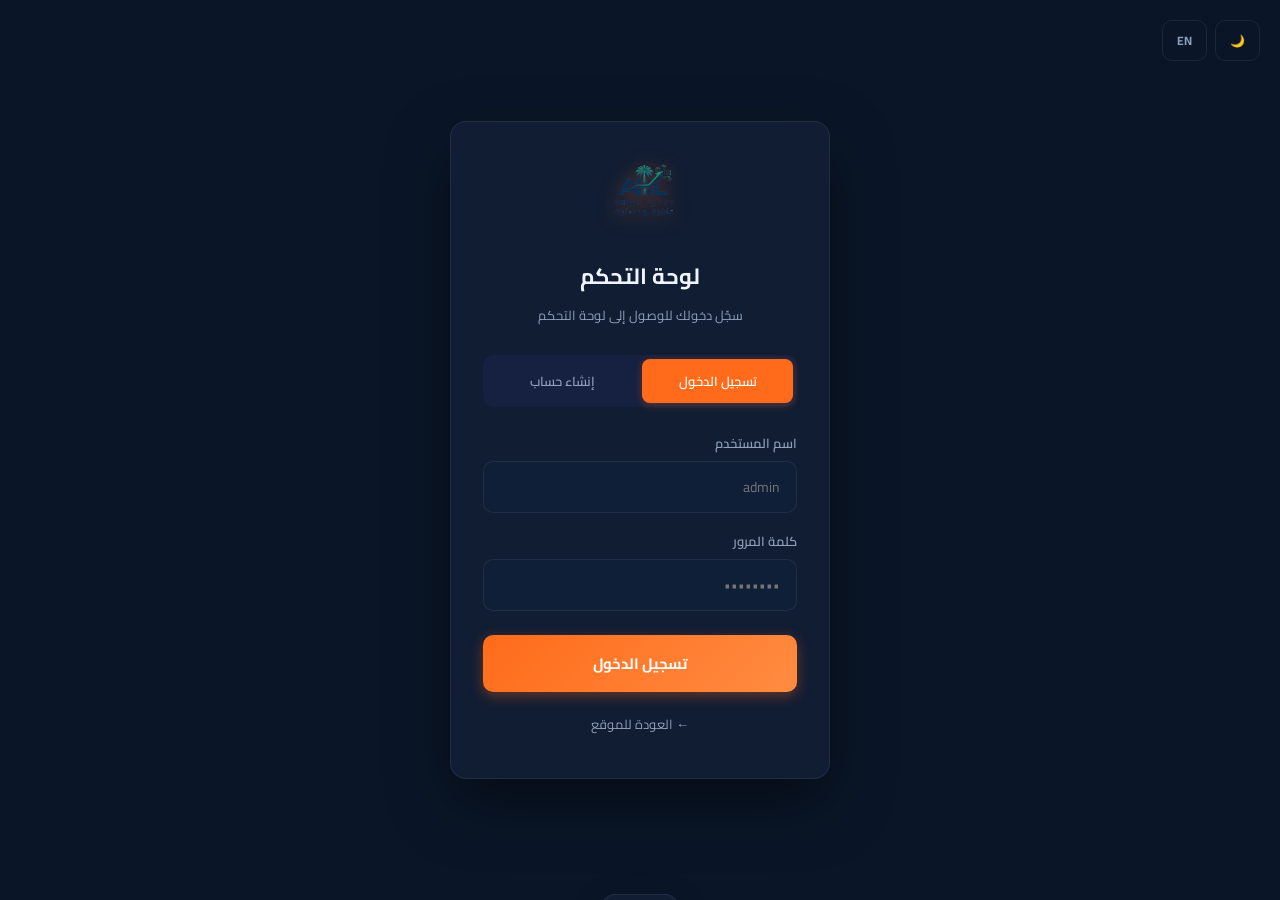
<file: auth-7b4d1c.html>
<!DOCTYPE html>
<html lang="ar" dir="rtl" data-lang="ar" data-theme="dark">
<head>
<meta charset="UTF-8">
<meta name="viewport" content="width=device-width, initial-scale=1.0">
<title>تسجيل الدخول | Aafiya Login</title>
<link rel="icon" type="image/png" href="img/logo.png">
<link rel="preconnect" href="https://fonts.googleapis.com">
<link href="https://fonts.googleapis.com/css2?family=Cairo:wght@300;400;500;600;700;800;900&family=Inter:wght@300;400;500;600;700;800&display=swap" rel="stylesheet">
<link rel="stylesheet" href="https://cdnjs.cloudflare.com/ajax/libs/font-awesome/6.5.1/css/all.min.css">
<style>
:root{--or:#FF6B1A;--or2:#FF8C42;--or-g:rgba(255,107,26,.14);--bg:#0A1628;--bg2:#0F1F38;--bg3:#162040;--card:#111D33;--txt:#F0F4FF;--txt2:#8FA0BB;--bdr:rgba(255,255,255,.07);--bdr-or:rgba(255,107,26,.28);--r:16px;--font-ar:'Cairo',sans-serif;--font-en:'Inter',sans-serif;}
[data-theme="light"]{--bg:#F0F4FA;--bg2:#E4EBF5;--bg3:#D8E3F0;--card:#FFFFFF;--txt:#0F1F38;--txt2:#4A6080;--bdr:rgba(0,0,0,.09);--bdr-or:rgba(255,107,26,.35);}
*,*::before,*::after{box-sizing:border-box;margin:0;padding:0;}
html{height:100%;}
body{font-family:var(--font-ar);background:var(--bg);color:var(--txt);min-height:100vh;display:flex;align-items:center;justify-content:center;transition:background .35s,color .35s;}
[data-lang="en"]{direction:ltr;font-family:var(--font-en);}
[data-lang="en"] [data-ar]{display:none;}
[data-lang="ar"] [data-en]{display:none;}
.login-wrap{width:100%;max-width:420px;padding:20px;}
.login-card{background:var(--card);border:1px solid var(--bdr);border-radius:var(--r);padding:40px 32px;box-shadow:0 24px 64px rgba(0,0,0,.45);}
.login-logo{text-align:center;margin-bottom:28px;}
.login-logo img{height:56px;filter:drop-shadow(0 2px 10px rgba(255,107,26,.35));}
.login-title{text-align:center;font-size:22px;font-weight:700;margin-bottom:6px;}
.login-sub{text-align:center;font-size:13px;color:var(--txt2);margin-bottom:28px;}
.tabs{display:flex;gap:4px;background:var(--bg3);border-radius:10px;padding:4px;margin-bottom:24px;}
.tab{flex:1;padding:10px;text-align:center;border:none;background:transparent;color:var(--txt2);border-radius:8px;cursor:pointer;font-family:inherit;font-size:13px;font-weight:600;transition:all .25s;}
.tab.act{background:var(--or);color:#fff;box-shadow:0 2px 8px rgba(255,107,26,.3);}
.form-group{margin-bottom:16px;}
.form-group label{display:block;font-size:13px;font-weight:600;color:var(--txt2);margin-bottom:6px;}
.form-group input{width:100%;padding:12px 16px;background:var(--bg2);border:1px solid var(--bdr);border-radius:10px;color:var(--txt);font-size:14px;font-family:inherit;outline:none;transition:border-color .25s;}
.form-group input:focus{border-color:var(--or);}
.btn-login{width:100%;padding:14px;background:linear-gradient(135deg,var(--or),var(--or2));color:#fff;border:none;border-radius:10px;font-size:15px;font-weight:700;cursor:pointer;font-family:inherit;transition:all .3s;box-shadow:0 4px 14px rgba(255,107,26,.35);margin-top:8px;}
.btn-login:hover{transform:translateY(-2px);box-shadow:0 8px 22px rgba(255,107,26,.5);}
.form-panel{display:none;}
.form-panel.act{display:block;}
.top-actions{position:fixed;top:20px;right:20px;display:flex;gap:8px;z-index:10;}
.btn-sm{padding:8px 14px;border:1px solid var(--bdr);background:transparent;border-radius:10px;cursor:pointer;font-family:inherit;font-size:12px;font-weight:700;color:var(--txt2);transition:all .25s;}
.btn-sm:hover{border-color:var(--bdr-or);background:var(--or-g);color:var(--or);}
.toast{position:fixed;bottom:30px;left:50%;transform:translateX(-50%) translateY(80px);background:var(--card);border:1px solid var(--bdr);padding:14px 28px;border-radius:12px;font-size:14px;box-shadow:0 12px 32px rgba(0,0,0,.3);transition:transform .4s cubic-bezier(.34,1.56,.64,1);z-index:9999;white-space:nowrap;}
.toast.show{transform:translateX(-50%) translateY(0);}
.back-link{text-align:center;margin-top:16px;}
.back-link a{color:var(--txt2);font-size:13px;text-decoration:none;transition:color .25s;}
.back-link a:hover{color:var(--or);}
@media(max-width:480px){.login-card{padding:28px 20px;}.top-actions{top:12px;right:12px;}}
</style>
</head>
<body>

<div class="top-actions">
  <button class="btn-sm" onclick="toggleTheme()" id="theme-btn">🌙</button>
  <button class="btn-sm" onclick="toggleLang()" id="lang-btn">EN</button>
</div>

<div class="login-wrap">
  <div class="login-card">
    <div class="login-logo"><img src="img/logo.png" alt="Aafiya"></div>
    <div class="login-title"><span data-ar>لوحة التحكم</span><span data-en>Dashboard</span></div>
    <div class="login-sub"><span data-ar>سجّل دخولك للوصول إلى لوحة التحكم</span><span data-en>Sign in to access the dashboard</span></div>
    
    <div class="tabs">
      <button class="tab act" onclick="showTab('login')"><span data-ar>تسجيل الدخول</span><span data-en>Login</span></button>
      <button class="tab" onclick="showTab('register')"><span data-ar>إنشاء حساب</span><span data-en>Register</span></button>
    </div>

    <!-- Login Form -->
    <div class="form-panel act" id="login-panel">
      <div class="form-group">
        <label><span data-ar>اسم المستخدم</span><span data-en>Username</span></label>
        <input type="text" id="log-user" placeholder="admin" autocomplete="username">
      </div>
      <div class="form-group">
        <label><span data-ar>كلمة المرور</span><span data-en>Password</span></label>
        <input type="password" id="log-pass" placeholder="••••••••" autocomplete="current-password">
      </div>
      <button class="btn-login" onclick="login()"><span data-ar>تسجيل الدخول</span><span data-en>Sign In</span></button>
    </div>

    <!-- Register Form -->
    <div class="form-panel" id="register-panel">
      <div class="form-group">
        <label><span data-ar>اسم المستخدم</span><span data-en>Username</span></label>
        <input type="text" id="reg-user" placeholder="admin" autocomplete="username">
      </div>
      <div class="form-group">
        <label><span data-ar>كلمة المرور</span><span data-en>Password</span></label>
        <input type="password" id="reg-pass" placeholder="••••••••" autocomplete="new-password">
      </div>
      <div class="form-group">
        <label><span data-ar>تأكيد كلمة المرور</span><span data-en>Confirm Password</span></label>
        <input type="password" id="reg-pass2" placeholder="••••••••" autocomplete="new-password">
      </div>
      <button class="btn-login" onclick="register()"><span data-ar>إنشاء الحساب</span><span data-en>Create Account</span></button>
    </div>

    <div class="back-link">
      <a href="index.html">← <span data-ar>العودة للموقع</span><span data-en>Back to Website</span></a>
    </div>
  </div>
</div>

<div class="toast" id="toast"><span id="toast-msg">✅</span></div>

<script>
// Lang/Theme
let lang=localStorage.getItem('riaya-lang')||'ar';
let theme=localStorage.getItem('riaya-theme')||'dark';
function applyLang(){document.documentElement.setAttribute('data-lang',lang);document.documentElement.setAttribute('dir',lang==='ar'?'rtl':'ltr');document.getElementById('lang-btn').textContent=lang==='ar'?'EN':'عر';}
function applyTheme(){document.documentElement.setAttribute('data-theme',theme);document.getElementById('theme-btn').textContent=theme==='dark'?'🌙':'☀️';}
function toggleLang(){lang=lang==='ar'?'en':'ar';localStorage.setItem('riaya-lang',lang);applyLang();}
function toggleTheme(){theme=theme==='dark'?'light':'dark';localStorage.setItem('riaya-theme',theme);applyTheme();}
applyLang();applyTheme();

// Seed default demo account
(function(){
  const users=JSON.parse(localStorage.getItem('riaya-users')||'[]');
  if(!users.find(u=>u.username==='admin')){
    function _h(p){let h=0;for(let i=0;i<p.length;i++){h=((h<<5)-h)+p.charCodeAt(i);h|=0;}return h.toString(36);}
    users.push({username:'admin',password:_h('admin123')});
    localStorage.setItem('riaya-users',JSON.stringify(users));
  }
})();

// Check if already logged in
(function(){
  const a=JSON.parse(localStorage.getItem('riaya-auth')||'null');
  if(a&&Date.now()-a.time<86400000){location.replace('ctrl-9f3a2e.html');return;}
})();

// Tabs
function showTab(tab){
  document.querySelectorAll('.tab').forEach((t,i)=>t.classList.toggle('act',i===(tab==='login'?0:1)));
  document.getElementById('login-panel').classList.toggle('act',tab==='login');
  document.getElementById('register-panel').classList.toggle('act',tab==='register');
}

// Toast
function toast(msg){const t=document.getElementById('toast');document.getElementById('toast-msg').textContent=msg;t.classList.add('show');setTimeout(()=>t.classList.remove('show'),3000);}

// Hash
function hashPw(p){let h=0;for(let i=0;i<p.length;i++){h=((h<<5)-h)+p.charCodeAt(i);h|=0;}return h.toString(36);}

// Login
function login(){
  const user=document.getElementById('log-user').value.trim();
  const pass=document.getElementById('log-pass').value;
  if(!user||!pass)return toast(lang==='ar'?'⚠️ أدخل جميع البيانات':'⚠️ Fill in all fields');
  const users=JSON.parse(localStorage.getItem('riaya-users')||'[]');
  const found=users.find(u=>u.username===user&&u.password===hashPw(pass));
  if(!found)return toast(lang==='ar'?'⚠️ بيانات الدخول غير صحيحة':'⚠️ Invalid credentials');
  localStorage.setItem('riaya-auth',JSON.stringify({user:user,time:Date.now()}));
  location.href='ctrl-9f3a2e.html';
}

// Register
function register(){
  const user=document.getElementById('reg-user').value.trim();
  const pass=document.getElementById('reg-pass').value;
  const pass2=document.getElementById('reg-pass2').value;
  if(!user||!pass)return toast(lang==='ar'?'⚠️ أدخل جميع البيانات':'⚠️ Fill in all fields');
  if(pass!==pass2)return toast(lang==='ar'?'⚠️ كلمة المرور غير متطابقة':'⚠️ Passwords do not match');
  if(pass.length<4)return toast(lang==='ar'?'⚠️ كلمة المرور قصيرة (4 أحرف على الأقل)':'⚠️ Password too short (min 4 chars)');
  if(user.length<3)return toast(lang==='ar'?'⚠️ اسم المستخدم قصير':'⚠️ Username too short');
  const users=JSON.parse(localStorage.getItem('riaya-users')||'[]');
  if(users.find(u=>u.username===user))return toast(lang==='ar'?'⚠️ اسم المستخدم موجود مسبقاً':'⚠️ Username already exists');
  users.push({username:user,password:hashPw(pass)});
  localStorage.setItem('riaya-users',JSON.stringify(users));
  toast(lang==='ar'?'✅ تم إنشاء الحساب بنجاح!':'✅ Account created successfully!');
  setTimeout(()=>showTab('login'),1000);
}

// Enter key
document.addEventListener('keydown',e=>{
  if(e.key==='Enter'){
    if(document.getElementById('login-panel').classList.contains('act'))login();
    else register();
  }
});
</script>
</body>
</html>
</file>
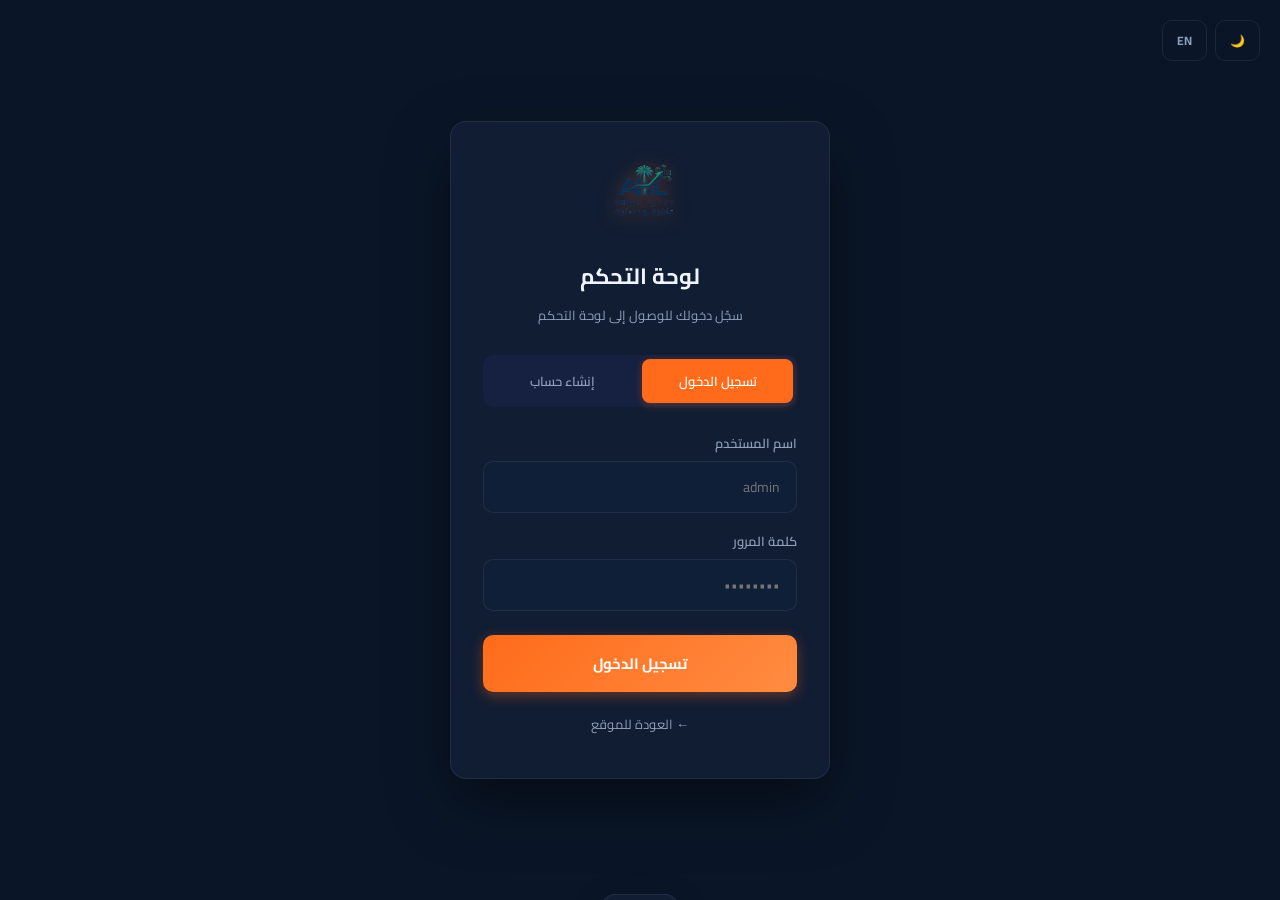
<file: ctrl-9f3a2e.html>
<!DOCTYPE html>
<html lang="ar" dir="rtl" data-lang="ar" data-theme="dark">
<head>
<script>document.documentElement.classList.add('js-enabled');</script>
<meta charset="UTF-8">
<meta name="viewport" content="width=device-width, initial-scale=1.0">
<meta name="description" content="عافية - لوحة التحكم | Aafiya - Dashboard">
<title>لوحة التحكم | Aafiya Dashboard</title>
<link rel="icon" type="image/png" href="img/logo.png">
<link rel="preconnect" href="https://fonts.googleapis.com">
<link href="https://fonts.googleapis.com/css2?family=Cairo:wght@300;400;500;600;700;800;900&family=Tajawal:wght@300;400;500;700;800&family=Bebas+Neue&family=Inter:wght@300;400;500;600;700;800&display=swap" rel="stylesheet">
<link rel="stylesheet" href="https://cdnjs.cloudflare.com/ajax/libs/font-awesome/6.5.1/css/all.min.css">
<link rel="stylesheet" href="style.css?v=22">
</head>
<body>
<script>
(function(){const a=JSON.parse(localStorage.getItem('riaya-auth')||'null');if(!a||Date.now()-a.time>86400000){localStorage.removeItem('riaya-auth');location.replace('auth-7b4d1c.html');return;}})();
</script>

<!-- CURSOR -->
<div id="cur-dot"></div>
<div id="cur-ring"></div>

<!-- NAVBAR -->
<div id="nav" class="scrolled">
  <div class="nav-logo" onclick="location.href='index.html'">
    <img src="img/logo.png" alt="Aafiya Logistics" style="height:46px;">
  </div>
  <div class="nav-links">
    <span class="nl act" data-ar>لوحة التحكم</span>
    <span class="nl act" data-en>Dashboard</span>
  </div>
  <div class="nav-actions">
    <button class="btn-theme" onclick="toggleTheme()" id="theme-btn" title="تغيير الوضع">🌙</button>
    <button class="btn-lang" onclick="toggleLang()" id="lang-btn">EN</button>
    <button class="btn-cta" onclick="location.href='index.html'" data-ar>🌐 عرض الموقع</button>
    <button class="btn-cta" onclick="location.href='index.html'" data-en>🌐 View Site</button>
    <button class="btn-outline" style="font-size:12px;padding:9px 16px;color:#ff4444;border-color:#ff4444;" onclick="logout()" data-ar>🚪 خروج</button>
    <button class="btn-outline" style="font-size:12px;padding:9px 16px;color:#ff4444;border-color:#ff4444;" onclick="logout()" data-en>🚪 Logout</button>
    <button class="btn-menu" id="menu-btn" onclick="toggleMenu()">☰</button>
  </div>
</div>
<!-- Mobile nav -->
<div class="mobile-nav" id="mob-nav">
  <span class="nl" onclick="location.href='index.html';toggleMenu()">🌐 <span data-ar>عرض الموقع</span><span data-en>View Site</span></span>
</div>

<!-- DASHBOARD -->
<div id="dashboard-view" class="view active" style="background:var(--bg);">
<div class="dash-layout">
  <aside class="sidebar">
    <div class="sb-lbl"><span data-ar>الرئيسية</span><span data-en>Main</span></div>
    <div class="sb-it act" onclick="showP('overview',this)"><span class="sb-ic">📊</span><span data-ar>نظرة عامة</span><span data-en>Overview</span></div>
    <div class="sb-lbl"><span data-ar>المحتوى</span><span data-en>Content</span></div>
    <div class="sb-it" onclick="showP('inquiries-p',this)"><span class="sb-ic">📥</span><span data-ar>طلبات الاتصال</span><span data-en>Inquiries</span></div>
    <div class="sb-it" onclick="showP('prj-p',this)"><span class="sb-ic">🚀</span><span data-ar>المشاريع</span><span data-en>Projects</span></div>
    <div class="sb-it" onclick="showP('news-p',this)"><span class="sb-ic">📰</span><span data-ar>الأخبار</span><span data-en>News</span></div>
    <div class="sb-it" onclick="showP('team-p',this)"><span class="sb-ic">👥</span><span data-ar>الفريق</span><span data-en>Team</span></div>
    <div class="sb-it" onclick="showP('jobs-p',this)"><span class="sb-ic">💼</span><span data-ar>الوظائف</span><span data-en>Jobs</span></div>
    <div class="sb-it" onclick="showP('gallery-p',this)"><span class="sb-ic">🖼️</span><span data-ar>معرض أعمالنا</span><span data-en>Gallery</span></div>
    <div class="sb-it" onclick="showP('ptn-p',this)"><span class="sb-ic">🤝</span><span data-ar>الشركاء</span><span data-en>Partners</span></div>
    <div class="sb-it" onclick="showP('svc-p',this)"><span class="sb-ic">⚙️</span><span data-ar>الخدمات</span><span data-en>Services</span></div>
    <div class="sb-it" onclick="showP('test-p',this)"><span class="sb-ic">⭐</span><span data-ar>التقييمات</span><span data-en>Testimonials</span></div>
    <div class="sb-lbl"><span data-ar>الإعدادات</span><span data-en>Settings</span></div>
    <div class="sb-it" onclick="showP('appearance-p',this)"><span class="sb-ic">🎨</span><span data-ar>مظهر ومحتوى الموقع</span><span data-en>Theme & Content</span></div>
    <div class="sb-it" id="sb-toggle-sections" onclick="showP('appearance-p',this); switchSettingsTab('sections', document.querySelector('.settings-tab-btn[onclick*=\'sections\']'))"><span class="sb-ic">🎛️</span><span data-ar>التحكم بالأقسام</span><span data-en>Toggle Sections</span></div>
    <div class="sb-it" onclick="showP('contact-p',this)"><span class="sb-ic">📞</span><span data-ar>التواصل</span><span data-en>Contact</span></div>
    <div class="sb-it" onclick="showP('social-p',this)"><span class="sb-ic">🔗</span><span data-ar>السوشل ميديا</span><span data-en>Social Media</span></div>
    <div class="sb-lbl"><span data-ar>الموقع</span><span data-en>Site</span></div>
    <div class="sb-it" onclick="location.href='index.html'"><span class="sb-ic">🌐</span><span data-ar>عرض الموقع</span><span data-en>View Site</span></div>
  </aside>
  <main class="dash-main">
    <!-- Overview -->
    <div id="panel-overview" class="dp act">
      <div class="dh"><div><div class="dt"><span data-ar>نظرة عامة</span><span data-en>Overview</span></div><div class="ds"><span data-ar>ملخص أداء عافية</span><span data-en>Aafiya performance summary</span></div></div><button class="btn-primary" style="font-size:12px;padding:9px 18px;"><span data-ar>↻ تحديث</span><span data-en>↻ Refresh</span></button></div>
      <div class="kpi-row">
        <div class="kpi rv d1"><div class="kpi-top"><span class="kpi-ic">👥</span><span class="kpi-tr tr-up">▲ 12%</span></div><div class="kpi-v">500+</div><div class="kpi-l"><span data-ar>إجمالي العملاء</span><span data-en>Total Clients</span></div></div>
        <div class="kpi rv d2"><div class="kpi-top"><span class="kpi-ic">🚚</span><span class="kpi-tr tr-up">▲ 8%</span></div><div class="kpi-v">15K+</div><div class="kpi-l"><span data-ar>توصيل شهرياً</span><span data-en>Monthly Deliveries</span></div></div>
        <div class="kpi rv d3"><div class="kpi-top"><span class="kpi-ic">⭐</span><span class="kpi-tr tr-up">▲ 3%</span></div><div class="kpi-v">95%</div><div class="kpi-l"><span data-ar>رضا العملاء</span><span data-en>Satisfaction</span></div></div>
        <div class="kpi rv d4"><div class="kpi-top"><span class="kpi-ic">✅</span><span class="kpi-tr tr-up">▲ 2%</span></div><div class="kpi-v">99.2%</div><div class="kpi-l"><span data-ar>معدل التسليم</span><span data-en>Delivery Rate</span></div></div>
      </div>
      <div class="ch-row">
        <div class="ch-box rv"><h3><span data-ar>أداء التوصيل الشهري</span><span data-en>Monthly Delivery Performance</span></h3><div class="bar-ch"><div class="bg"><div class="bw"><div class="bar" style="height:62%;background:var(--bg3)"></div><div class="bar" style="height:78%;background:var(--or)"></div></div><div class="bl"><span data-ar>يناير</span><span data-en>Jan</span></div></div><div class="bg"><div class="bw"><div class="bar" style="height:70%;background:var(--bg3)"></div><div class="bar" style="height:86%;background:var(--or)"></div></div><div class="bl"><span data-ar>فبراير</span><span data-en>Feb</span></div></div><div class="bg"><div class="bw"><div class="bar" style="height:55%;background:var(--bg3)"></div><div class="bar" style="height:80%;background:var(--or)"></div></div><div class="bl"><span data-ar>مارس</span><span data-en>Mar</span></div></div><div class="bg"><div class="bw"><div class="bar" style="height:80%;background:var(--bg3)"></div><div class="bar" style="height:96%;background:var(--or)"></div></div><div class="bl"><span data-ar>أبريل</span><span data-en>Apr</span></div></div><div class="bg"><div class="bw"><div class="bar" style="height:65%;background:var(--bg3)"></div><div class="bar" style="height:90%;background:var(--or)"></div></div><div class="bl"><span data-ar>مايو</span><span data-en>May</span></div></div><div class="bg"><div class="bw"><div class="bar" style="height:90%;background:var(--bg3)"></div><div class="bar" style="height:100%;background:var(--or)"></div></div><div class="bl"><span data-ar>يونيو</span><span data-en>Jun</span></div></div></div></div>
        <div class="ch-box rv d2"><h3><span data-ar>توزيع الخدمات</span><span data-en>Service Distribution</span></h3><div class="dn-wrap"><svg width="130" height="130" viewBox="0 0 130 130"><circle cx="65" cy="65" r="48" fill="none" stroke="var(--bg3)" stroke-width="15"/><circle cx="65" cy="65" r="48" fill="none" stroke="var(--or)" stroke-width="15" stroke-dasharray="181 120" stroke-dashoffset="0"/><circle cx="65" cy="65" r="48" fill="none" stroke="#1C6B8A" stroke-width="15" stroke-dasharray="75 226" stroke-dashoffset="-181"/><circle cx="65" cy="65" r="48" fill="none" stroke="#4CAF50" stroke-width="15" stroke-dasharray="45 256" stroke-dashoffset="-256"/></svg><div class="dn-ctr"><div class="dn-v">100%</div><div class="dn-s"><span data-ar>الخدمات</span><span data-en>Services</span></div></div></div><div class="leg"><div class="leg-i"><div class="ld" style="background:var(--or)"></div><span data-ar>النقل 60%</span><span data-en>Transport 60%</span></div><div class="leg-i"><div class="ld" style="background:#1C6B8A"></div><span data-ar>المستودعات 25%</span><span data-en>Warehouse 25%</span></div><div class="leg-i"><div class="ld" style="background:#4CAF50"></div><span data-ar>القوى 15%</span><span data-en>Workforce 15%</span></div></div></div>
      </div>
      <div class="ch-box rv" style="margin-bottom:18px;"><h3><span data-ar>معدلات الأداء</span><span data-en>Performance Rates</span></h3><div style="margin-top:14px;"><div class="prog-wrap"><div class="ph"><span data-ar>رضا العملاء</span><span data-en>Client Satisfaction</span><span style="color:var(--or)">95%</span></div><div class="pb"><div class="pf" style="width:0" data-w="95%"></div></div></div><div class="prog-wrap"><div class="ph"><span data-ar>معدل التسليم</span><span data-en>Delivery Rate</span><span style="color:var(--or)">99.2%</span></div><div class="pb"><div class="pf" style="width:0" data-w="99.2%"></div></div></div><div class="prog-wrap"><div class="ph"><span data-ar>معدل الحضور</span><span data-en>Attendance Rate</span><span style="color:var(--or)">98%</span></div><div class="pb"><div class="pf" style="width:0" data-w="98%"></div></div></div><div class="prog-wrap"><div class="ph"><span data-ar>السلامة</span><span data-en>Safety Compliance</span><span style="color:var(--or)">100%</span></div><div class="pb"><div class="pf" style="width:0" data-w="100%"></div></div></div></div></div>
    </div>
    <!-- Inquiries Panel -->
    <div id="panel-inquiries-p" class="dp">
      <div class="dh">
        <div>
          <div class="dt"><span data-ar>طلبات الاتصال</span><span data-en>Inquiries</span></div>
          <div class="ds"><span data-ar>إدارة طلبات الاتصال وعروض الأسعار من العملاء</span><span data-en>Manage contact and quote requests from clients</span></div>
        </div>
      </div>
      <div class="dt-box">
        <div class="dt-head">
          <h3><span data-ar>صندوق الوارد</span><span data-en>Inbox</span></h3>
          <span class="bdg bdg-o" id="inq-count">0</span>
        </div>
        <div style="overflow-x:auto;">
          <table>
            <thead>
              <tr>
                <th><span data-ar>التذكرة</span><span data-en>Ticket</span></th>
                <th><span data-ar>الاسم</span><span data-en>Name</span></th>
                <th><span data-ar>الجوال</span><span data-en>Mobile</span></th>
                <th><span data-ar>البريد</span><span data-en>Email</span></th>
                <th><span data-ar>الخدمة</span><span data-en>Service</span></th>
                <th><span data-ar>الرسالة</span><span data-en>Message</span></th>
                <th><span data-ar>التاريخ</span><span data-en>Date</span></th>
                <th><span data-ar>إجراءات</span><span data-en>Actions</span></th>
              </tr>
            </thead>
            <tbody id="inq-table-body">
              <!-- Rendered via JS -->
            </tbody>
          </table>
        </div>
      </div>
    </div>

    <!-- Projects Panel -->
    <div id="panel-prj-p" class="dp"><div class="dh"><div><div class="dt"><span data-ar>المشاريع</span><span data-en>Projects</span></div><div class="ds"></div></div><button class="btn-primary" style="font-size:12px;padding:9px 18px;" onclick="openMo('prj-mo')">+</button></div><div class="tabs"><button class="tab act" onclick="filterPrj('all',this)"><span data-ar>الكل</span><span data-en>All</span></button><button class="tab" onclick="filterPrj('completed',this)"><span data-ar>مكتملة</span><span data-en>Done</span></button><button class="tab" onclick="filterPrj('ongoing',this)"><span data-ar>جارية</span><span data-en>Ongoing</span></button></div><div class="il" id="prj-list"></div></div>
    <!-- News Panel -->
    <div id="panel-news-p" class="dp"><div class="dh"><div><div class="dt"><span data-ar>الأخبار</span><span data-en>News</span></div></div><button class="btn-primary" style="font-size:12px;padding:9px 18px;" onclick="openMo('news-mo')">+</button></div><div class="il" id="news-list"></div></div>
    <!-- Team Panel -->
    <div id="panel-team-p" class="dp"><div class="dh"><div><div class="dt"><span data-ar>الفريق</span><span data-en>Team</span></div></div><button class="btn-primary" style="font-size:12px;padding:9px 18px;" onclick="openMo('team-mo')">+</button></div><div class="il" id="team-list"></div></div>
    <!-- Jobs Panel -->
    <div id="panel-jobs-p" class="dp"><div class="dh"><div><div class="dt"><span data-ar>الوظائف</span><span data-en>Jobs</span></div></div><button class="btn-primary" style="font-size:12px;padding:9px 18px;" onclick="openMo('job-mo')">+</button></div><div class="il" id="jobs-list"></div></div>
    <!-- Gallery Panel -->
    <div id="panel-gallery-p" class="dp"><div class="dh"><div><div class="dt"><span data-ar>معرض أعمالنا</span><span data-en>Gallery</span></div></div><button class="btn-primary" style="font-size:12px;padding:9px 18px;" onclick="openMo('gal-mo')">+</button></div><div class="il" id="gallery-list"></div></div>
    <!-- Partners Panel -->
    <div id="panel-ptn-p" class="dp"><div class="dh"><div><div class="dt"><span data-ar>الشركاء</span><span data-en>Partners</span></div></div><button class="btn-primary" style="font-size:12px;padding:9px 18px;" onclick="openMo('ptn-mo')">+</button></div><div class="il" id="ptn-list"></div></div>
    <!-- Services Panel -->
    <div id="panel-svc-p" class="dp"><div class="dh"><div><div class="dt"><span data-ar>الخدمات</span><span data-en>Services</span></div></div><button class="btn-primary" style="font-size:12px;padding:9px 18px;" onclick="openMo('svc-mo')">+</button></div><div class="il" id="svc-list"></div></div>
    <!-- Testimonials Panel -->
    <div id="panel-test-p" class="dp"><div class="dh"><div><div class="dt"><span data-ar>التقييمات</span><span data-en>Testimonials</span></div></div><button class="btn-primary" style="font-size:12px;padding:9px 18px;" onclick="openMo('test-mo')">+</button></div><div class="il" id="test-list"></div></div>
    <!-- Appearance and Content Settings Panel -->
    <div id="panel-appearance-p" class="dp">
      <div class="dh">
        <div>
          <div class="dt"><span data-ar>مظهر ومحتوى الموقع</span><span data-en>Theme & Content Settings</span></div>
          <div class="ds"><span data-ar>تخصيص كامل للألوان والشعارات ومحتوى البنرات والخلفيات</span><span data-en>Customize colors, logos, banners, and background images</span></div>
        </div>
        <button class="btn-primary" style="font-size:12px;padding:9px 18px;" onclick="saveSettings()"><span data-ar>💾 حفظ الإعدادات</span><span data-en>💾 Save Settings</span></button>
      </div>
      
      <div class="tabs" style="margin-bottom: 20px; display: flex; gap: 4px; overflow-x: auto; padding-bottom: 4px;">
        <button class="tab act settings-tab-btn" onclick="switchSettingsTab('general', this)"><span data-ar>عام واسم الموقع</span><span data-en>General</span></button>
        <button class="tab settings-tab-btn" onclick="switchSettingsTab('colors', this)"><span data-ar>ألوان الهوية</span><span data-en>Colors</span></button>
        <button class="tab settings-tab-btn" onclick="switchSettingsTab('hero', this)"><span data-ar>قسم البنر الترحيبي</span><span data-en>Hero Section</span></button>
        <button class="tab settings-tab-btn" onclick="switchSettingsTab('about', this)"><span data-ar>من نحن ورؤيتنا</span><span data-en>About & Vision</span></button>
        <button class="tab settings-tab-btn" onclick="switchSettingsTab('backgrounds', this)"><span data-ar>الخلفيات</span><span data-en>Backgrounds</span></button>
        <button class="tab settings-tab-btn" onclick="switchSettingsTab('sections', this)"><span data-ar>التحكم بالأقسام</span><span data-en>Toggle Sections</span></button>
      </div>

      <div class="settings-content-wrapper" style="background: var(--card); border: 1px solid var(--bdr); border-radius: 16px; padding: 24px;">
        
        <!-- Tab 1: General Settings -->
        <div class="settings-tab-panel act" id="set-tab-general">
          <div class="fg">
            <div class="f-grp"><label><span data-ar>اسم الموقع (عربي)</span><span data-en>Site Name (AR)</span></label><input type="text" id="set-name-ar"></div>
            <div class="f-grp"><label><span data-ar>اسم الموقع (إنجليزي)</span><span data-en>Site Name (EN)</span></label><input type="text" id="set-name-en"></div>
            <div class="f-grp full">
              <label><span data-ar>شعار الموقع</span><span data-en>Website Logo</span></label>
              <div class="up-area" id="logo-up" ondragover="dov(event)" ondragleave="dlv(event)" ondrop="drop(event,'set-logo-val','logo-prev','logo-up')">
                <input type="file" accept="image/*" onchange="upImg(this,'set-logo-val','logo-prev','logo-up')">
                <img id="logo-prev" class="up-prev" style="max-height: 120px; object-fit: contain;">
                <span class="up-ic" id="logo-up-ic">🖼️</span>
                <div class="up-txt" id="logo-up-tx"><span data-ar>اسحب أو انقر لرفع شعار جديد</span><span data-en>Drag or click to upload logo</span></div>
                <div class="up-hint">PNG, JPG, SVG — max 2MB</div>
              </div>
              <input type="hidden" id="set-logo-val">
            </div>
          </div>
        </div>

        <!-- Tab 2: Theme Colors Settings -->
        <div class="settings-tab-panel" id="set-tab-colors" style="display:none;">
          <h4 style="margin-bottom: 12px; color: var(--or);"><span data-ar>الوضع الداكن (Dark Mode)</span><span data-en>Dark Mode Colors</span></h4>
          <div class="fg" style="margin-bottom: 24px;">
            <div class="f-grp"><label><span data-ar>اللون الأساسي</span><span data-en>Primary Color</span></label><input type="color" id="set-col-dark-or" style="height:44px;padding:2px;cursor:pointer;"></div>
            <div class="f-grp"><label><span data-ar>اللون الثانوي</span><span data-en>Secondary Color</span></label><input type="color" id="set-col-dark-or2" style="height:44px;padding:2px;cursor:pointer;"></div>
            <div class="f-grp"><label><span data-ar>لون الخلفية الرئيسي</span><span data-en>Main Background</span></label><input type="color" id="set-col-dark-bg" style="height:44px;padding:2px;cursor:pointer;"></div>
            <div class="f-grp"><label><span data-ar>لون الخلفية الثانوي</span><span data-en>Secondary Background</span></label><input type="color" id="set-col-dark-bg2" style="height:44px;padding:2px;cursor:pointer;"></div>
            <div class="f-grp"><label><span data-ar>لون الخلفية الثالث</span><span data-en>Tertiary Background</span></label><input type="color" id="set-col-dark-bg3" style="height:44px;padding:2px;cursor:pointer;"></div>
            <div class="f-grp"><label><span data-ar>لون بطاقات العرض</span><span data-en>Card Background</span></label><input type="color" id="set-col-dark-card" style="height:44px;padding:2px;cursor:pointer;"></div>
            <div class="f-grp"><label><span data-ar>لون الخط الرئيسي</span><span data-en>Text Color</span></label><input type="color" id="set-col-dark-txt" style="height:44px;padding:2px;cursor:pointer;"></div>
          </div>

          <h4 style="margin-bottom: 12px; color: var(--or);"><span data-ar>الوضع المضيء (Light Mode)</span><span data-en>Light Mode Colors</span></h4>
          <div class="fg">
            <div class="f-grp"><label><span data-ar>اللون الأساسي</span><span data-en>Primary Color</span></label><input type="color" id="set-col-light-or" style="height:44px;padding:2px;cursor:pointer;"></div>
            <div class="f-grp"><label><span data-ar>اللون الثانوي</span><span data-en>Secondary Color</span></label><input type="color" id="set-col-light-or2" style="height:44px;padding:2px;cursor:pointer;"></div>
            <div class="f-grp"><label><span data-ar>لون الخلفية الرئيسي</span><span data-en>Main Background</span></label><input type="color" id="set-col-light-bg" style="height:44px;padding:2px;cursor:pointer;"></div>
            <div class="f-grp"><label><span data-ar>لون الخلفية الثانوي</span><span data-en>Secondary Background</span></label><input type="color" id="set-col-light-bg2" style="height:44px;padding:2px;cursor:pointer;"></div>
            <div class="f-grp"><label><span data-ar>لون الخلفية الثالث</span><span data-en>Tertiary Background</span></label><input type="color" id="set-col-light-bg3" style="height:44px;padding:2px;cursor:pointer;"></div>
            <div class="f-grp"><label><span data-ar>لون بطاقات العرض</span><span data-en>Card Background</span></label><input type="color" id="set-col-light-card" style="height:44px;padding:2px;cursor:pointer;"></div>
            <div class="f-grp"><label><span data-ar>لون الخط الرئيسي</span><span data-en>Text Color</span></label><input type="color" id="set-col-light-txt" style="height:44px;padding:2px;cursor:pointer;"></div>
          </div>
        </div>

        <!-- Tab 3: Hero Section Settings -->
        <div class="settings-tab-panel" id="set-tab-hero" style="display:none;">
          <div class="fg">
            <div class="f-grp"><label><span data-ar>نص الشارة الصغير (عربي)</span><span data-en>Badge Text (AR)</span></label><input type="text" id="set-hero-badge-ar"></div>
            <div class="f-grp"><label><span data-ar>نص الشارة الصغير (إنجليزي)</span><span data-en>Badge Text (EN)</span></label><input type="text" id="set-hero-badge-en"></div>
            <div class="f-grp"><label><span data-ar>العنوان - السطر الأول (عربي)</span><span data-en>Title - Line 1 (AR)</span></label><input type="text" id="set-hero-l1-ar"></div>
            <div class="f-grp"><label><span data-ar>العنوان - S1 (إنجليزي)</span><span data-en>Title - L1 (EN)</span></label><input type="text" id="set-hero-l1-en"></div>
            <div class="f-grp"><label><span data-ar>العنوان - السطر الثاني (عربي)</span><span data-en>Title - Line 2 (AR)</span></label><input type="text" id="set-hero-l2-ar"></div>
            <div class="f-grp"><label><span data-ar>العنوان - S2 (إنجليزي)</span><span data-en>Title - L2 (EN)</span></label><input type="text" id="set-hero-l2-en"></div>
            <div class="f-grp"><label><span data-ar>العنوان - السطر الثالث (عربي)</span><span data-en>Title - Line 3 (AR)</span></label><input type="text" id="set-hero-l3-ar"></div>
            <div class="f-grp"><label><span data-ar>العنوان - S3 (إنجليزي)</span><span data-en>Title - L3 (EN)</span></label><input type="text" id="set-hero-l3-en"></div>
            <div class="f-grp full"><label><span data-ar>الوصف الترحيبي (عربي)</span><span data-en>Hero Subtitle (AR)</span></label><textarea id="set-hero-sub-ar"></textarea></div>
            <div class="f-grp full"><label><span data-ar>الوصف الترحيبي (إنجليزي)</span><span data-en>Hero Subtitle (EN)</span></label><textarea id="set-hero-sub-en"></textarea></div>
          </div>
        </div>

        <!-- Tab 4: About & Vision Settings -->
        <div class="settings-tab-panel" id="set-tab-about" style="display:none;">
          <div class="fg">
            <div class="f-grp"><label><span data-ar>العنوان الرئيسي - من نحن (عربي)</span><span data-en>About Hero Title (AR)</span></label><input type="text" id="set-abt-title-ar"></div>
            <div class="f-grp"><label><span data-ar>العنوان الرئيسي - من نحن (إنجليزي)</span><span data-en>About Hero Title (EN)</span></label><input type="text" id="set-abt-title-en"></div>
            <div class="f-grp full"><label><span data-ar>الوصف الفرعي لقسم من نحن (عربي)</span><span data-en>About Hero Subtitle (AR)</span></label><textarea id="set-abt-sub-ar"></textarea></div>
            <div class="f-grp full"><label><span data-ar>الوصف الفرعي لقسم من نحن (إنجليزي)</span><span data-en>About Hero Subtitle (EN)</span></label><textarea id="set-abt-sub-en"></textarea></div>
            
            <div class="f-grp"><label><span data-ar>عنوان الرؤية (عربي)</span><span data-en>Vision Title (AR)</span></label><input type="text" id="set-vis-title-ar"></div>
            <div class="f-grp"><label><span data-ar>عنوان الرؤية (إنجليزي)</span><span data-en>Vision Title (EN)</span></label><input type="text" id="set-vis-title-en"></div>
            <div class="f-grp full"><label><span data-ar>نص الرؤية (عربي)</span><span data-en>Vision Text (AR)</span></label><textarea id="set-vis-text-ar"></textarea></div>
            <div class="f-grp full"><label><span data-ar>نص الرؤية (إنجليزي)</span><span data-en>Vision Text (EN)</span></label><textarea id="set-vis-text-en"></textarea></div>

            <div class="f-grp"><label><span data-ar>عنوان الرسالة (عربي)</span><span data-en>Mission Title (AR)</span></label><input type="text" id="set-mis-title-ar"></div>
            <div class="f-grp"><label><span data-ar>عنوان الرسالة (إنجليزي)</span><span data-en>Mission Title (EN)</span></label><input type="text" id="set-mis-title-en"></div>
            <div class="f-grp full"><label><span data-ar>نص الرسالة (عربي)</span><span data-en>Mission Text (AR)</span></label><textarea id="set-mis-text-ar"></textarea></div>
            <div class="f-grp full"><label><span data-ar>نص الرسالة (إنجليزي)</span><span data-en>Mission Text (EN)</span></label><textarea id="set-mis-text-en"></textarea></div>

            <div class="f-grp full">
              <label><span data-ar>صورة قسم "من نحن" الرئيسي</span><span data-en>About Hero Image</span></label>
              <div class="up-area" id="abt-hero-up" ondragover="dov(event)" ondragleave="dlv(event)" ondrop="drop(event,'set-abt-hero-img-val','abt-hero-prev','abt-hero-up')">
                <input type="file" accept="image/*" onchange="upImg(this,'set-abt-hero-img-val','abt-hero-prev','abt-hero-up')">
                <img id="abt-hero-prev" class="up-prev" style="max-height: 200px; object-fit: cover;">
                <span class="up-ic" id="abt-hero-up-ic">🖼️</span>
                <div class="up-txt" id="abt-hero-up-tx"><span data-ar>اسحب أو انقر لرفع صورة "من نحن"</span><span data-en>Drag or click to upload main about image</span></div>
              </div>
              <input type="hidden" id="set-abt-hero-img-val">
            </div>
          </div>
        </div>

        <!-- Tab 5: Background Images Settings -->
        <div class="settings-tab-panel" id="set-tab-backgrounds" style="display:none;">
          <div class="fg" style="display:grid; grid-template-columns: repeat(auto-fill, minmax(280px, 1fr)); gap:16px;">
            <!-- Hero Background -->
            <div class="f-grp">
              <label><span data-ar>خلفية البنر الترحيبي (Hero)</span><span data-en>Hero Banner Background</span></label>
              <div class="up-area" id="hero-bg-up" ondragover="dov(event)" ondragleave="dlv(event)" ondrop="drop(event,'set-bg-hero-val','hero-bg-prev','hero-bg-up')">
                <input type="file" accept="image/*" onchange="upImg(this,'set-bg-hero-val','hero-bg-prev','hero-bg-up')">
                <img id="hero-bg-prev" class="up-prev" style="max-height: 140px; object-fit: cover;">
                <span class="up-ic" id="hero-bg-up-ic">🖼️</span>
                <div class="up-txt" id="hero-bg-up-tx"><span data-ar>اسحب أو انقر للرفع</span><span data-en>Drag or click to upload</span></div>
              </div>
              <input type="hidden" id="set-bg-hero-val">
            </div>

            <!-- About Background -->
            <div class="f-grp">
              <label><span data-ar>خلفية قسم من نحن (About)</span><span data-en>About Us Background</span></label>
              <div class="up-area" id="about-bg-up" ondragover="dov(event)" ondragleave="dlv(event)" ondrop="drop(event,'set-bg-about-val','about-bg-prev','about-bg-up')">
                <input type="file" accept="image/*" onchange="upImg(this,'set-bg-about-val','about-bg-prev','about-bg-up')">
                <img id="about-bg-prev" class="up-prev" style="max-height: 140px; object-fit: cover;">
                <span class="up-ic" id="about-bg-up-ic">🖼️</span>
                <div class="up-txt" id="about-bg-up-tx"><span data-ar>اسحب أو انقر للرفع</span><span data-en>Drag or click to upload</span></div>
              </div>
              <input type="hidden" id="set-bg-about-val">
            </div>

            <!-- Vision / Mission Background -->
            <div class="f-grp">
              <label><span data-ar>خلفية قسم الرؤية والرسالة (Vision)</span><span data-en>Vision & Mission Background</span></label>
              <div class="up-area" id="vm-bg-up" ondragover="dov(event)" ondragleave="dlv(event)" ondrop="drop(event,'set-bg-vm-val','vm-bg-prev','vm-bg-up')">
                <input type="file" accept="image/*" onchange="upImg(this,'set-bg-vm-val','vm-bg-prev','vm-bg-up')">
                <img id="vm-bg-prev" class="up-prev" style="max-height: 140px; object-fit: cover;">
                <span class="up-ic" id="vm-bg-up-ic">🖼️</span>
                <div class="up-txt" id="vm-bg-up-tx"><span data-ar>اسحب أو انقر للرفع</span><span data-en>Drag or click to upload</span></div>
              </div>
              <input type="hidden" id="set-bg-vm-val">
            </div>

            <!-- Values Background -->
            <div class="f-grp">
              <label><span data-ar>خلفية قسم القيم الأساسية (Values)</span><span data-en>Values Background</span></label>
              <div class="up-area" id="vals-bg-up" ondragover="dov(event)" ondragleave="dlv(event)" ondrop="drop(event,'set-bg-vals-val','vals-bg-prev','vals-bg-up')">
                <input type="file" accept="image/*" onchange="upImg(this,'set-bg-vals-val','vals-bg-prev','vals-bg-up')">
                <img id="vals-bg-prev" class="up-prev" style="max-height: 140px; object-fit: cover;">
                <span class="up-ic" id="vals-bg-up-ic">🖼️</span>
                <div class="up-txt" id="vals-bg-up-tx"><span data-ar>اسحب أو انقر للرفع</span><span data-en>Drag or click to upload</span></div>
              </div>
              <input type="hidden" id="set-bg-vals-val">
            </div>

            <!-- Services Background -->
            <div class="f-grp">
              <label><span data-ar>خلفية قسم الخدمات (Services)</span><span data-en>Services Background</span></label>
              <div class="up-area" id="services-bg-up" ondragover="dov(event)" ondragleave="dlv(event)" ondrop="drop(event,'set-bg-services-val','services-bg-prev','services-bg-up')">
                <input type="file" accept="image/*" onchange="upImg(this,'set-bg-services-val','services-bg-prev','services-bg-up')">
                <img id="services-bg-prev" class="up-prev" style="max-height: 140px; object-fit: cover;">
                <span class="up-ic" id="services-bg-up-ic">🖼️</span>
                <div class="up-txt" id="services-bg-up-tx"><span data-ar>اسحب أو انقر للرفع</span><span data-en>Drag or click to upload</span></div>
              </div>
              <input type="hidden" id="set-bg-services-val">
            </div>

            <!-- Roles Background -->
            <div class="f-grp">
              <label><span data-ar>خلفية الكوادر البشرية (Workforce)</span><span data-en>Workforce Roles Background</span></label>
              <div class="up-area" id="roles-bg-up" ondragover="dov(event)" ondragleave="dlv(event)" ondrop="drop(event,'set-bg-roles-val','roles-bg-prev','roles-bg-up')">
                <input type="file" accept="image/*" onchange="upImg(this,'set-bg-roles-val','roles-bg-prev','roles-bg-up')">
                <img id="roles-bg-prev" class="up-prev" style="max-height: 140px; object-fit: cover;">
                <span class="up-ic" id="roles-bg-up-ic">🖼️</span>
                <div class="up-txt" id="roles-bg-up-tx"><span data-ar>اسحب أو انقر للرفع</span><span data-en>Drag or click to upload</span></div>
              </div>
              <input type="hidden" id="set-bg-roles-val">
            </div>

            <!-- Why Us Background -->
            <div class="f-grp">
              <label><span data-ar>خلفية قسم لماذا نحن؟ (Why Us)</span><span data-en>Why Choose Us Background</span></label>
              <div class="up-area" id="whyUs-bg-up" ondragover="dov(event)" ondragleave="dlv(event)" ondrop="drop(event,'set-bg-whyUs-val','whyUs-bg-prev','whyUs-bg-up')">
                <input type="file" accept="image/*" onchange="upImg(this,'set-bg-whyUs-val','whyUs-bg-prev','whyUs-bg-up')">
                <img id="whyUs-bg-prev" class="up-prev" style="max-height: 140px; object-fit: cover;">
                <span class="up-ic" id="whyUs-bg-up-ic">🖼️</span>
                <div class="up-txt" id="whyUs-bg-up-tx"><span data-ar>اسحب أو انقر للرفع</span><span data-en>Drag or click to upload</span></div>
              </div>
              <input type="hidden" id="set-bg-whyUs-val">
            </div>

            <!-- How We Work Background -->
            <div class="f-grp">
              <label><span data-ar>خلفية قسم كيف نعمل؟ (How We Work)</span><span data-en>How We Work Background</span></label>
              <div class="up-area" id="howWeWork-bg-up" ondragover="dov(event)" ondragleave="dlv(event)" ondrop="drop(event,'set-bg-howWeWork-val','howWeWork-bg-prev','howWeWork-bg-up')">
                <input type="file" accept="image/*" onchange="upImg(this,'set-bg-howWeWork-val','howWeWork-bg-prev','howWeWork-bg-up')">
                <img id="howWeWork-bg-prev" class="up-prev" style="max-height: 140px; object-fit: cover;">
                <span class="up-ic" id="howWeWork-bg-up-ic">🖼️</span>
                <div class="up-txt" id="howWeWork-bg-up-tx"><span data-ar>اسحب أو انقر للرفع</span><span data-en>Drag or click to upload</span></div>
              </div>
              <input type="hidden" id="set-bg-howWeWork-val">
            </div>

            <!-- Projects Background -->
            <div class="f-grp">
              <label><span data-ar>خلفية قسم مشاريعنا (Projects)</span><span data-en>Our Projects Background</span></label>
              <div class="up-area" id="projects-bg-up" ondragover="dov(event)" ondragleave="dlv(event)" ondrop="drop(event,'set-bg-projects-val','projects-bg-prev','projects-bg-up')">
                <input type="file" accept="image/*" onchange="upImg(this,'set-bg-projects-val','projects-bg-prev','projects-bg-up')">
                <img id="projects-bg-prev" class="up-prev" style="max-height: 140px; object-fit: cover;">
                <span class="up-ic" id="projects-bg-up-ic">🖼️</span>
                <div class="up-txt" id="projects-bg-up-tx"><span data-ar>اسحب أو انقر للرفع</span><span data-en>Drag or click to upload</span></div>
              </div>
              <input type="hidden" id="set-bg-projects-val">
            </div>

            <!-- News Background -->
            <div class="f-grp">
              <label><span data-ar>خلفية قسم أخبارنا (News)</span><span data-en>News Section Background</span></label>
              <div class="up-area" id="news-bg-up" ondragover="dov(event)" ondragleave="dlv(event)" ondrop="drop(event,'set-bg-news-val','news-bg-prev','news-bg-up')">
                <input type="file" accept="image/*" onchange="upImg(this,'set-bg-news-val','news-bg-prev','news-bg-up')">
                <img id="news-bg-prev" class="up-prev" style="max-height: 140px; object-fit: cover;">
                <span class="up-ic" id="news-bg-up-ic">🖼️</span>
                <div class="up-txt" id="news-bg-up-tx"><span data-ar>اسحب أو انقر للرفع</span><span data-en>Drag or click to upload</span></div>
              </div>
              <input type="hidden" id="set-bg-news-val">
            </div>

            <!-- Gallery Background -->
            <div class="f-grp">
              <label><span data-ar>خلفية معرض أعمالنا (Gallery)</span><span data-en>Gallery Section Background</span></label>
              <div class="up-area" id="gallery-bg-up" ondragover="dov(event)" ondragleave="dlv(event)" ondrop="drop(event,'set-bg-gallery-val','gallery-bg-prev','gallery-bg-up')">
                <input type="file" accept="image/*" onchange="upImg(this,'set-bg-gallery-val','gallery-bg-prev','gallery-bg-up')">
                <img id="gallery-bg-prev" class="up-prev" style="max-height: 140px; object-fit: cover;">
                <span class="up-ic" id="gallery-bg-up-ic">🖼️</span>
                <div class="up-txt" id="gallery-bg-up-tx"><span data-ar>اسحب أو انقر للرفع</span><span data-en>Drag or click to upload</span></div>
              </div>
              <input type="hidden" id="set-bg-gallery-val">
            </div>

            <!-- Team Background -->
            <div class="f-grp">
              <label><span data-ar>خلفية فريق العمل (Team)</span><span data-en>Our Team Background</span></label>
              <div class="up-area" id="team-bg-up" ondragover="dov(event)" ondragleave="dlv(event)" ondrop="drop(event,'set-bg-team-val','team-bg-prev','team-bg-up')">
                <input type="file" accept="image/*" onchange="upImg(this,'set-bg-team-val','team-bg-prev','team-bg-up')">
                <img id="team-bg-prev" class="up-prev" style="max-height: 140px; object-fit: cover;">
                <span class="up-ic" id="team-bg-up-ic">🖼️</span>
                <div class="up-txt" id="team-bg-up-tx"><span data-ar>اسحب أو انقر للرفع</span><span data-en>Drag or click to upload</span></div>
              </div>
              <input type="hidden" id="set-bg-team-val">
            </div>

            <!-- Jobs Background -->
            <div class="f-grp">
              <label><span data-ar>خلفية الوظائف المتاحة (Careers)</span><span data-en>Careers Background</span></label>
              <div class="up-area" id="jobs-bg-up" ondragover="dov(event)" ondragleave="dlv(event)" ondrop="drop(event,'set-bg-jobs-val','jobs-bg-prev','jobs-bg-up')">
                <input type="file" accept="image/*" onchange="upImg(this,'set-bg-jobs-val','jobs-bg-prev','jobs-bg-up')">
                <img id="jobs-bg-prev" class="up-prev" style="max-height: 140px; object-fit: cover;">
                <span class="up-ic" id="jobs-bg-up-ic">🖼️</span>
                <div class="up-txt" id="jobs-bg-up-tx"><span data-ar>اسحب أو انقر للرفع</span><span data-en>Drag or click to upload</span></div>
              </div>
              <input type="hidden" id="set-bg-jobs-val">
            </div>

            <!-- Testimonials Background -->
            <div class="f-grp">
              <label><span data-ar>خلفية آراء العملاء (Testimonials)</span><span data-en>Testimonials Background</span></label>
              <div class="up-area" id="testimonials-bg-up" ondragover="dov(event)" ondragleave="dlv(event)" ondrop="drop(event,'set-bg-testimonials-val','testimonials-bg-prev','testimonials-bg-up')">
                <input type="file" accept="image/*" onchange="upImg(this,'set-bg-testimonials-val','testimonials-bg-prev','testimonials-bg-up')">
                <img id="testimonials-bg-prev" class="up-prev" style="max-height: 140px; object-fit: cover;">
                <span class="up-ic" id="testimonials-bg-up-ic">🖼️</span>
                <div class="up-txt" id="testimonials-bg-up-tx"><span data-ar>اسحب أو انقر للرفع</span><span data-en>Drag or click to upload</span></div>
              </div>
              <input type="hidden" id="set-bg-testimonials-val">
            </div>

            <!-- Partners Background -->
            <div class="f-grp">
              <label><span data-ar>خلفية شركاء النجاح (Partners)</span><span data-en>Partners Background</span></label>
              <div class="up-area" id="partners-bg-up" ondragover="dov(event)" ondragleave="dlv(event)" ondrop="drop(event,'set-bg-partners-val','partners-bg-prev','partners-bg-up')">
                <input type="file" accept="image/*" onchange="upImg(this,'set-bg-partners-val','partners-bg-prev','partners-bg-up')">
                <img id="partners-bg-prev" class="up-prev" style="max-height: 140px; object-fit: cover;">
                <span class="up-ic" id="partners-bg-up-ic">🖼️</span>
                <div class="up-txt" id="partners-bg-up-tx"><span data-ar>اسحب أو انقر للرفع</span><span data-en>Drag or click to upload</span></div>
              </div>
              <input type="hidden" id="set-bg-partners-val">
            </div>

            <!-- Contact Background -->
            <div class="f-grp">
              <label><span data-ar>خلفية قسم تواصل معنا (Contact)</span><span data-en>Contact Us Background</span></label>
              <div class="up-area" id="contact-bg-up" ondragover="dov(event)" ondragleave="dlv(event)" ondrop="drop(event,'set-bg-contact-val','contact-bg-prev','contact-bg-up')">
                <input type="file" accept="image/*" onchange="upImg(this,'set-bg-contact-val','contact-bg-prev','contact-bg-up')">
                <img id="contact-bg-prev" class="up-prev" style="max-height: 140px; object-fit: cover;">
                <span class="up-ic" id="contact-bg-up-ic">🖼️</span>
                <div class="up-txt" id="contact-bg-up-tx"><span data-ar>اسحب أو انقر للرفع</span><span data-en>Drag or click to upload</span></div>
              </div>
              <input type="hidden" id="set-bg-contact-val">
            </div>
          </div>
        </div>

        <!-- Tab 6: Sections Visibility Settings -->
        <div class="settings-tab-panel" id="set-tab-sections" style="display:none;">
          <h3 style="margin-bottom:20px; font-size:16px; color:var(--txt); font-weight:700;"><span data-ar>التحكم في ظهور أقسام الصفحة الرئيسية</span><span data-en>Control Homepage Sections Visibility</span></h3>
          <div style="display:grid; grid-template-columns: repeat(auto-fill, minmax(220px, 1fr)); gap:14px;">
            <div style="display:flex; align-items:center; gap:10px; background:rgba(255,255,255,0.02); border:1px solid var(--bdr); border-radius:10px; padding:12px 16px;">
              <input type="checkbox" id="set-sec-about" style="width:18px; height:18px; accent-color:var(--or); cursor:pointer;">
              <label for="set-sec-about" style="font-weight:600; cursor:pointer; font-size:13.5px;"><span data-ar>من نحن ورؤيتنا</span><span data-en>About Us & Vision</span></label>
            </div>
            <div style="display:flex; align-items:center; gap:10px; background:rgba(255,255,255,0.02); border:1px solid var(--bdr); border-radius:10px; padding:12px 16px;">
              <input type="checkbox" id="set-sec-services" style="width:18px; height:18px; accent-color:var(--or); cursor:pointer;">
              <label for="set-sec-services" style="font-weight:600; cursor:pointer; font-size:13.5px;"><span data-ar>خدماتنا</span><span data-en>Our Services</span></label>
            </div>
            <div style="display:flex; align-items:center; gap:10px; background:rgba(255,255,255,0.02); border:1px solid var(--bdr); border-radius:10px; padding:12px 16px;">
              <input type="checkbox" id="set-sec-roles" style="width:18px; height:18px; accent-color:var(--or); cursor:pointer;">
              <label for="set-sec-roles" style="font-weight:600; cursor:pointer; font-size:13.5px;"><span data-ar>كوادرنا المتخصصة</span><span data-en>Our Workforce</span></label>
            </div>
            <div style="display:flex; align-items:center; gap:10px; background:rgba(255,255,255,0.02); border:1px solid var(--bdr); border-radius:10px; padding:12px 16px;">
              <input type="checkbox" id="set-sec-whyUs" style="width:18px; height:18px; accent-color:var(--or); cursor:pointer;">
              <label for="set-sec-whyUs" style="font-weight:600; cursor:pointer; font-size:13.5px;"><span data-ar>لماذا عافية؟</span><span data-en>Why Us?</span></label>
            </div>
            <div style="display:flex; align-items:center; gap:10px; background:rgba(255,255,255,0.02); border:1px solid var(--bdr); border-radius:10px; padding:12px 16px;">
              <input type="checkbox" id="set-sec-howWeWork" style="width:18px; height:18px; accent-color:var(--or); cursor:pointer;">
              <label for="set-sec-howWeWork" style="font-weight:600; cursor:pointer; font-size:13.5px;"><span data-ar>كيف نعمل؟</span><span data-en>How We Work?</span></label>
            </div>
            <div style="display:flex; align-items:center; gap:10px; background:rgba(255,255,255,0.02); border:1px solid var(--bdr); border-radius:10px; padding:12px 16px;">
              <input type="checkbox" id="set-sec-projects" style="width:18px; height:18px; accent-color:var(--or); cursor:pointer;">
              <label for="set-sec-projects" style="font-weight:600; cursor:pointer; font-size:13.5px;"><span data-ar>مشاريعنا</span><span data-en>Our Projects</span></label>
            </div>
            <div style="display:flex; align-items:center; gap:10px; background:rgba(255,255,255,0.02); border:1px solid var(--bdr); border-radius:10px; padding:12px 16px;">
              <input type="checkbox" id="set-sec-news" style="width:18px; height:18px; accent-color:var(--or); cursor:pointer;">
              <label for="set-sec-news" style="font-weight:600; cursor:pointer; font-size:13.5px;"><span data-ar>أخبارنا</span><span data-en>News</span></label>
            </div>
            <div style="display:flex; align-items:center; gap:10px; background:rgba(255,255,255,0.02); border:1px solid var(--bdr); border-radius:10px; padding:12px 16px;">
              <input type="checkbox" id="set-sec-gallery" style="width:18px; height:18px; accent-color:var(--or); cursor:pointer;">
              <label for="set-sec-gallery" style="font-weight:600; cursor:pointer; font-size:13.5px;"><span data-ar>معرض أعمالنا</span><span data-en>Gallery</span></label>
            </div>
            <div style="display:flex; align-items:center; gap:10px; background:rgba(255,255,255,0.02); border:1px solid var(--bdr); border-radius:10px; padding:12px 16px;">
              <input type="checkbox" id="set-sec-team" style="width:18px; height:18px; accent-color:var(--or); cursor:pointer;">
              <label for="set-sec-team" style="font-weight:600; cursor:pointer; font-size:13.5px;"><span data-ar>فريق العمل</span><span data-en>Our Team</span></label>
            </div>
            <div style="display:flex; align-items:center; gap:10px; background:rgba(255,255,255,0.02); border:1px solid var(--bdr); border-radius:10px; padding:12px 16px;">
              <input type="checkbox" id="set-sec-jobs" style="width:18px; height:18px; accent-color:var(--or); cursor:pointer;">
              <label for="set-sec-jobs" style="font-weight:600; cursor:pointer; font-size:13.5px;"><span data-ar>الوظائف المتاحة</span><span data-en>Careers / Jobs</span></label>
            </div>
            <div style="display:flex; align-items:center; gap:10px; background:rgba(255,255,255,0.02); border:1px solid var(--bdr); border-radius:10px; padding:12px 16px;">
              <input type="checkbox" id="set-sec-testimonials" style="width:18px; height:18px; accent-color:var(--or); cursor:pointer;">
              <label for="set-sec-testimonials" style="font-weight:600; cursor:pointer; font-size:13.5px;"><span data-ar>آراء العملاء</span><span data-en>Testimonials</span></label>
            </div>
            <div style="display:flex; align-items:center; gap:10px; background:rgba(255,255,255,0.02); border:1px solid var(--bdr); border-radius:10px; padding:12px 16px;">
              <input type="checkbox" id="set-sec-partners" style="width:18px; height:18px; accent-color:var(--or); cursor:pointer;">
              <label for="set-sec-partners" style="font-weight:600; cursor:pointer; font-size:13.5px;"><span data-ar>شركاء النجاح</span><span data-en>Partners</span></label>
            </div>
            <div style="display:flex; align-items:center; gap:10px; background:rgba(255,255,255,0.02); border:1px solid var(--bdr); border-radius:10px; padding:12px 16px;">
              <input type="checkbox" id="set-sec-contact" style="width:18px; height:18px; accent-color:var(--or); cursor:pointer;">
              <label for="set-sec-contact" style="font-weight:600; cursor:pointer; font-size:13.5px;"><span data-ar>تواصل معنا</span><span data-en>Contact Us</span></label>
            </div>
          </div>
        </div>

      </div>
    </div>

    <!-- Contact Panel -->
    <div id="panel-contact-p" class="dp"><div class="dh"><div><div class="dt"><span data-ar>بيانات التواصل</span><span data-en>Contact Info</span></div></div><button class="btn-primary" style="font-size:12px;padding:9px 18px;" onclick="saveContact()"><span data-ar>💾 حفظ</span><span data-en>💾 Save</span></button></div><div class="fg" id="contact-panel-form" style="padding:20px;"><div class="f-grp"><label><span data-ar>الهاتف</span><span data-en>Phone</span></label><input type="tel" id="ct-phone" placeholder="+966..."></div><div class="f-grp"><label>WhatsApp</label><input type="tel" id="ct-whatsapp" placeholder="+966..."></div><div class="f-grp"><label>Email</label><input type="email" id="ct-email" placeholder="info@..."></div><div class="f-grp"><label><span data-ar>الموقع الإلكتروني</span><span data-en>Website</span></label><input type="text" id="ct-website" placeholder="aafiyahala.fun"></div><div class="f-grp"><label><span data-ar>العنوان (عربي)</span><span data-en>Location (Arabic)</span></label><input type="text" id="ct-loc-ar" placeholder="..."></div><div class="f-grp"><label><span data-ar>العنوان (إنجليزي)</span><span data-en>Location (English)</span></label><input type="text" id="ct-loc-en" placeholder="..."></div></div></div>
    <!-- Social Media Panel -->
    <div id="panel-social-p" class="dp"><div class="dh"><div><div class="dt"><span data-ar>السوشل ميديا</span><span data-en>Social Media</span></div></div><button class="btn-primary" style="font-size:12px;padding:9px 18px;" onclick="openMo('social-mo')">+</button></div><div class="il" id="social-list"></div></div>
  </main>
</div>
</div>

<!-- ===== MODALS ===== -->
<!-- Project Modal -->
<div class="mo" id="prj-mo"><div class="mo-box"><div class="mo-hd"><div class="mo-tit" id="prj-mo-tit"><span data-ar>إضافة مشروع</span><span data-en>Add Project</span></div><button class="mo-cls" onclick="closeMo('prj-mo')">✕</button></div><input type="hidden" id="prj-eid"><div class="fg"><div class="f-grp full"><label><span data-ar>صورة المشروع</span><span data-en>Project Image</span></label><div class="up-area" id="prj-up" ondragover="dov(event)" ondragleave="dlv(event)" ondrop="drop(event,'prj-img','prj-prev','prj-up')"><input type="file" accept="image/*" onchange="upImg(this,'prj-img','prj-prev','prj-up')"><img id="prj-prev" class="up-prev"><span class="up-ic" id="prj-up-ic">🖼️</span><div class="up-txt" id="prj-up-tx"><span data-ar>اسحب أو انقر لرفع الصورة</span><span data-en>Drag or click to upload</span></div><div class="up-hint">PNG, JPG — max 5MB</div></div><input type="hidden" id="prj-img"></div><div class="f-grp full"><label><span data-ar>اسم المشروع</span><span data-en>Project Name</span></label><input type="text" id="prj-name" placeholder="..."></div><div class="f-grp full"><label><span data-ar>الوصف</span><span data-en>Description</span></label><textarea id="prj-desc" placeholder="..."></textarea></div><div class="f-grp"><label><span data-ar>العميل</span><span data-en>Client</span></label><input type="text" id="prj-client" placeholder="..."></div><div class="f-grp"><label><span data-ar>المدة</span><span data-en>Duration</span></label><input type="text" id="prj-dur" placeholder="..."></div><div class="f-grp"><label><span data-ar>الحالة</span><span data-en>Status</span></label><select id="prj-st"><option value="completed"><span data-ar>مكتمل</span><span data-en>Completed</span></option><option value="ongoing"><span data-ar>جاري</span><span data-en>Ongoing</span></option></select></div><div class="f-grp"><label>Emoji</label><input type="text" id="prj-ic" placeholder="🚀" maxlength="4"></div></div><div class="f-actions"><button class="btn-outline" style="font-size:12px;padding:10px 18px;" onclick="closeMo('prj-mo')"><span data-ar>إلغاء</span><span data-en>Cancel</span></button><button class="btn-primary" style="font-size:12px;padding:10px 18px;" onclick="savePrj()"><span data-ar>حفظ</span><span data-en>Save</span></button></div></div></div>
<!-- News Modal -->
<div class="mo" id="news-mo"><div class="mo-box"><div class="mo-hd"><div class="mo-tit" id="news-mo-tit"><span data-ar>إضافة خبر</span><span data-en>Add News</span></div><button class="mo-cls" onclick="closeMo('news-mo')">✕</button></div><input type="hidden" id="news-eid"><div class="fg"><div class="f-grp full"><label><span data-ar>صورة الخبر</span><span data-en>News Image</span></label><div class="up-area" id="news-up" ondragover="dov(event)" ondragleave="dlv(event)" ondrop="drop(event,'news-img','news-prev','news-up')"><input type="file" accept="image/*" onchange="upImg(this,'news-img','news-prev','news-up')"><img id="news-prev" class="up-prev"><span class="up-ic">🖼️</span><div class="up-txt" id="news-up-tx"><span data-ar>اسحب أو انقر</span><span data-en>Drag or click</span></div><div class="up-hint">PNG, JPG</div></div><input type="hidden" id="news-img"></div><div class="f-grp full"><label><span data-ar>العنوان</span><span data-en>Title</span></label><input type="text" id="news-tit" placeholder="..."></div><div class="f-grp full"><label><span data-ar>الملخص</span><span data-en>Excerpt</span></label><textarea id="news-exc" placeholder="..."></textarea></div><div class="f-grp"><label><span data-ar>التصنيف</span><span data-en>Category</span></label><select id="news-cat"><option><span data-ar>إعلان</span><span data-en>Announcement</span></option><option><span data-ar>شراكة</span><span data-en>Partnership</span></option><option><span data-ar>جائزة</span><span data-en>Award</span></option><option><span data-ar>حدث</span><span data-en>Event</span></option></select></div><div class="f-grp"><label><span data-ar>التاريخ</span><span data-en>Date</span></label><input type="date" id="news-dt"></div><div class="f-grp"><label>Emoji</label><input type="text" id="news-ic" placeholder="📢" maxlength="4"></div></div><div class="f-actions"><button class="btn-outline" style="font-size:12px;padding:10px 18px;" onclick="closeMo('news-mo')"><span data-ar>إلغاء</span><span data-en>Cancel</span></button><button class="btn-primary" style="font-size:12px;padding:10px 18px;" onclick="saveNews()"><span data-ar>حفظ</span><span data-en>Save</span></button></div></div></div>
<!-- Team Modal -->
<div class="mo" id="team-mo"><div class="mo-box"><div class="mo-hd"><div class="mo-tit" id="team-mo-tit"><span data-ar>إضافة عضو</span><span data-en>Add Member</span></div><button class="mo-cls" onclick="closeMo('team-mo')">✕</button></div><input type="hidden" id="team-eid"><div class="fg"><div class="f-grp full"><label><span data-ar>صورة العضو</span><span data-en>Member Photo</span></label><div class="up-area" id="team-up" ondragover="dov(event)" ondragleave="dlv(event)" ondrop="drop(event,'team-img','team-prev','team-up')"><input type="file" accept="image/*" onchange="upImg(this,'team-img','team-prev','team-up')"><img id="team-prev" class="up-prev"><span class="up-ic">👤</span><div class="up-txt"><span data-ar>اسحب أو انقر</span><span data-en>Drag or click</span></div></div><input type="hidden" id="team-img"></div><div class="f-grp"><label><span data-ar>الاسم</span><span data-en>Name</span></label><input type="text" id="team-nm" placeholder="..."></div><div class="f-grp"><label><span data-ar>المسمى الوظيفي</span><span data-en>Role</span></label><input type="text" id="team-rl" placeholder="..."></div><div class="f-grp full"><label><span data-ar>نبذة</span><span data-en>Bio</span></label><textarea id="team-bio" placeholder="..."></textarea></div><div class="f-grp"><label>Emoji</label><input type="text" id="team-ic" placeholder="👨‍💼" maxlength="4"></div></div><div class="f-actions"><button class="btn-outline" style="font-size:12px;padding:10px 18px;" onclick="closeMo('team-mo')"><span data-ar>إلغاء</span><span data-en>Cancel</span></button><button class="btn-primary" style="font-size:12px;padding:10px 18px;" onclick="saveTeam()"><span data-ar>حفظ</span><span data-en>Save</span></button></div></div></div>
<!-- Job Modal -->
<div class="mo" id="job-mo"><div class="mo-box"><div class="mo-hd"><div class="mo-tit" id="job-mo-tit"><span data-ar>إضافة وظيفة</span><span data-en>Add Job</span></div><button class="mo-cls" onclick="closeMo('job-mo')">✕</button></div><input type="hidden" id="job-eid"><div class="fg"><div class="f-grp full"><label><span data-ar>المسمى الوظيفي</span><span data-en>Job Title</span></label><input type="text" id="job-tit" placeholder="..."></div><div class="f-grp"><label><span data-ar>القسم</span><span data-en>Department</span></label><input type="text" id="job-dep" placeholder="..."></div><div class="f-grp"><label><span data-ar>الموقع</span><span data-en>Location</span></label><input type="text" id="job-loc" placeholder="..."></div><div class="f-grp"><label><span data-ar>نوع العمل</span><span data-en>Type</span></label><select id="job-tp"><option><span data-ar>دوام كامل</span><span data-en>Full-time</span></option><option><span data-ar>دوام جزئي</span><span data-en>Part-time</span></option><option><span data-ar>عقد</span><span data-en>Contract</span></option></select></div><div class="f-grp"><label>Emoji</label><input type="text" id="job-ic" placeholder="💼" maxlength="4"></div></div><div class="f-actions"><button class="btn-outline" style="font-size:12px;padding:10px 18px;" onclick="closeMo('job-mo')"><span data-ar>إلغاء</span><span data-en>Cancel</span></button><button class="btn-primary" style="font-size:12px;padding:10px 18px;" onclick="saveJob()"><span data-ar>حفظ</span><span data-en>Save</span></button></div></div></div>
<!-- Gallery Modal -->
<div class="mo" id="gal-mo"><div class="mo-box"><div class="mo-hd"><div class="mo-tit"><span data-ar>إضافة صورة</span><span data-en>Add Photo</span></div><button class="mo-cls" onclick="closeMo('gal-mo')">✕</button></div><input type="hidden" id="gal-eid"><div class="fg"><div class="f-grp full"><label><span data-ar>الصورة</span><span data-en>Image</span></label><div class="up-area" id="gal-up" ondragover="dov(event)" ondragleave="dlv(event)" ondrop="drop(event,'gal-img','gal-prev','gal-up')"><input type="file" accept="image/*" onchange="upImg(this,'gal-img','gal-prev','gal-up')"><img id="gal-prev" class="up-prev"><span class="up-ic">🖼️</span><div class="up-txt"><span data-ar>اسحب أو انقر</span><span data-en>Drag or click</span></div></div><input type="hidden" id="gal-img"></div><div class="f-grp full"><label><span data-ar>التصنيف</span><span data-en>Category</span></label><select id="gal-cat"><option value="all"><span data-ar>الكل</span><span data-en>All</span></option><option value="warehouse"><span data-ar>مستودعات</span><span data-en>Warehouses</span></option><option value="delivery"><span data-ar>توصيل</span><span data-en>Delivery</span></option><option value="team"><span data-ar>فريق العمل</span><span data-en>Team</span></option></select></div><div class="f-grp full"><label><span data-ar>العنوان</span><span data-en>Title</span></label><input type="text" id="gal-tit" placeholder="..."></div><div class="f-grp"><label>Emoji</label><input type="text" id="gal-ic" placeholder="🏭" maxlength="4"></div></div><div class="f-actions"><button class="btn-outline" style="font-size:12px;padding:10px 18px;" onclick="closeMo('gal-mo')"><span data-ar>إلغاء</span><span data-en>Cancel</span></button><button class="btn-primary" style="font-size:12px;padding:10px 18px;" onclick="saveGal()"><span data-ar>حفظ</span><span data-en>Save</span></button></div></div></div>
<!-- Partner Modal -->
<div class="mo" id="ptn-mo"><div class="mo-box"><div class="mo-hd"><div class="mo-tit"><span data-ar>إضافة شريك</span><span data-en>Add Partner</span></div><button class="mo-cls" onclick="closeMo('ptn-mo')">✕</button></div><input type="hidden" id="ptn-eid"><div class="fg"><div class="f-grp full"><label><span data-ar>شعار الشريك</span><span data-en>Partner Logo</span></label><div class="up-area" id="ptn-up" ondragover="dov(event)" ondragleave="dlv(event)" ondrop="drop(event,'ptn-img','ptn-prev','ptn-up')"><input type="file" accept="image/*" onchange="upImg(this,'ptn-img','ptn-prev','ptn-up')"><img id="ptn-prev" class="up-prev"><span class="up-ic">🏢</span><div class="up-txt"><span data-ar>اسحب أو انقر</span><span data-en>Drag or click</span></div></div><input type="hidden" id="ptn-img"></div><div class="f-grp full"><label><span data-ar>الاسم</span><span data-en>Name</span></label><input type="text" id="ptn-nm" placeholder="..."></div><div class="f-grp"><label><span data-ar>نوع الشراكة</span><span data-en>Type</span></label><input type="text" id="ptn-tp" placeholder="..."></div><div class="f-grp"><label>Emoji</label><input type="text" id="ptn-ic" placeholder="🏢" maxlength="4"></div></div><div class="f-actions"><button class="btn-outline" style="font-size:12px;padding:10px 18px;" onclick="closeMo('ptn-mo')"><span data-ar>إلغاء</span><span data-en>Cancel</span></button><button class="btn-primary" style="font-size:12px;padding:10px 18px;" onclick="savePtn()"><span data-ar>حفظ</span><span data-en>Save</span></button></div></div></div>
<!-- Service Modal -->
<div class="mo" id="svc-mo"><div class="mo-box"><div class="mo-hd"><div class="mo-tit"><span data-ar>إضافة خدمة</span><span data-en>Add Service</span></div><button class="mo-cls" onclick="closeMo('svc-mo')">✕</button></div><input type="hidden" id="svc-eid"><div class="fg"><div class="f-grp full"><label><span data-ar>الاسم</span><span data-en>Name</span></label><input type="text" id="svc-nm" placeholder="..."></div><div class="f-grp full"><label><span data-ar>الوصف</span><span data-en>Description</span></label><textarea id="svc-dc" placeholder="..."></textarea></div><div class="f-grp"><label>Emoji</label><input type="text" id="svc-ic" placeholder="⚙️" maxlength="4"></div></div><div class="f-actions"><button class="btn-outline" style="font-size:12px;padding:10px 18px;" onclick="closeMo('svc-mo')"><span data-ar>إلغاء</span><span data-en>Cancel</span></button><button class="btn-primary" style="font-size:12px;padding:10px 18px;" onclick="saveSvc()"><span data-ar>حفظ</span><span data-en>Save</span></button></div></div></div>

<!-- Testimonial Modal -->
<div class="mo" id="test-mo"><div class="mo-box"><div class="mo-hd"><div class="mo-tit"><span data-ar>إضافة تقييم</span><span data-en>Add Testimonial</span></div><button class="mo-cls" onclick="closeMo('test-mo')">✕</button></div><input type="hidden" id="test-eid"><div class="fg"><div class="f-grp full"><label><span data-ar>صورة العميل</span><span data-en>Client Photo</span></label><div class="up-area" id="test-up" ondragover="dov(event)" ondragleave="dlv(event)" ondrop="drop(event,'test-img','test-prev','test-up')"><input type="file" accept="image/*" onchange="upImg(this,'test-img','test-prev','test-up')"><img id="test-prev" class="up-prev"><span class="up-ic">👤</span><div class="up-txt"><span data-ar>اسحب أو انقر</span><span data-en>Drag or click</span></div></div><input type="hidden" id="test-img"></div><div class="f-grp"><label><span data-ar>الاسم</span><span data-en>Name</span></label><input type="text" id="test-nm" placeholder="..."></div><div class="f-grp"><label><span data-ar>المنصب</span><span data-en>Position</span></label><input type="text" id="test-pos" placeholder="..."></div><div class="f-grp full"><label><span data-ar>التقييم</span><span data-en>Review</span></label><textarea id="test-txt" placeholder="..."></textarea></div><div class="f-grp"><label><span data-ar>النجوم</span><span data-en>Stars</span></label><select id="test-stars"><option value="5">★★★★★</option><option value="4">★★★★</option><option value="3">★★★</option><option value="2">★★</option><option value="1">★</option></select></div><div class="f-grp"><label>Emoji</label><input type="text" id="test-ic" placeholder="👨‍💼" maxlength="4"></div></div><div class="f-actions"><button class="btn-outline" style="font-size:12px;padding:10px 18px;" onclick="closeMo('test-mo')"><span data-ar>إلغاء</span><span data-en>Cancel</span></button><button class="btn-primary" style="font-size:12px;padding:10px 18px;" onclick="saveTest()"><span data-ar>حفظ</span><span data-en>Save</span></button></div></div></div>
<!-- Social Modal -->
<div class="mo" id="social-mo"><div class="mo-box"><div class="mo-hd"><div class="mo-tit"><span data-ar>إضافة رابط</span><span data-en>Add Social Link</span></div><button class="mo-cls" onclick="closeMo('social-mo')">✕</button></div><input type="hidden" id="social-eid"><div class="fg"><div class="f-grp full"><label><span data-ar>اسم المنصة</span><span data-en>Platform Name</span></label><input type="text" id="social-lbl" placeholder="Twitter, Instagram..."></div><div class="f-grp full"><label><span data-ar>الرابط</span><span data-en>URL</span></label><input type="url" id="social-url" placeholder="https://..."></div><div class="f-grp"><label><span data-ar>المنصة</span><span data-en>Platform</span></label><select id="social-plat"><option value="twitter">Twitter / X</option><option value="linkedin">LinkedIn</option><option value="instagram">Instagram</option><option value="facebook">Facebook</option><option value="youtube">YouTube</option><option value="tiktok">TikTok</option><option value="snapchat">Snapchat</option><option value="other">Other</option></select></div><div class="f-grp"><label><span data-ar>أيقونة</span><span data-en>Icon</span></label><input type="text" id="social-ic" placeholder="𝕏" maxlength="4"></div></div><div class="f-actions"><button class="btn-outline" style="font-size:12px;padding:10px 18px;" onclick="closeMo('social-mo')"><span data-ar>إلغاء</span><span data-en>Cancel</span></button><button class="btn-primary" style="font-size:12px;padding:10px 18px;" onclick="saveSocial()"><span data-ar>حفظ</span><span data-en>Save</span></button></div></div></div>

<!-- Toast -->
<div class="toast" id="toast"><span id="toast-msg">✅</span></div>

<script src="main.js"></script>
</body>
</html>
</file>
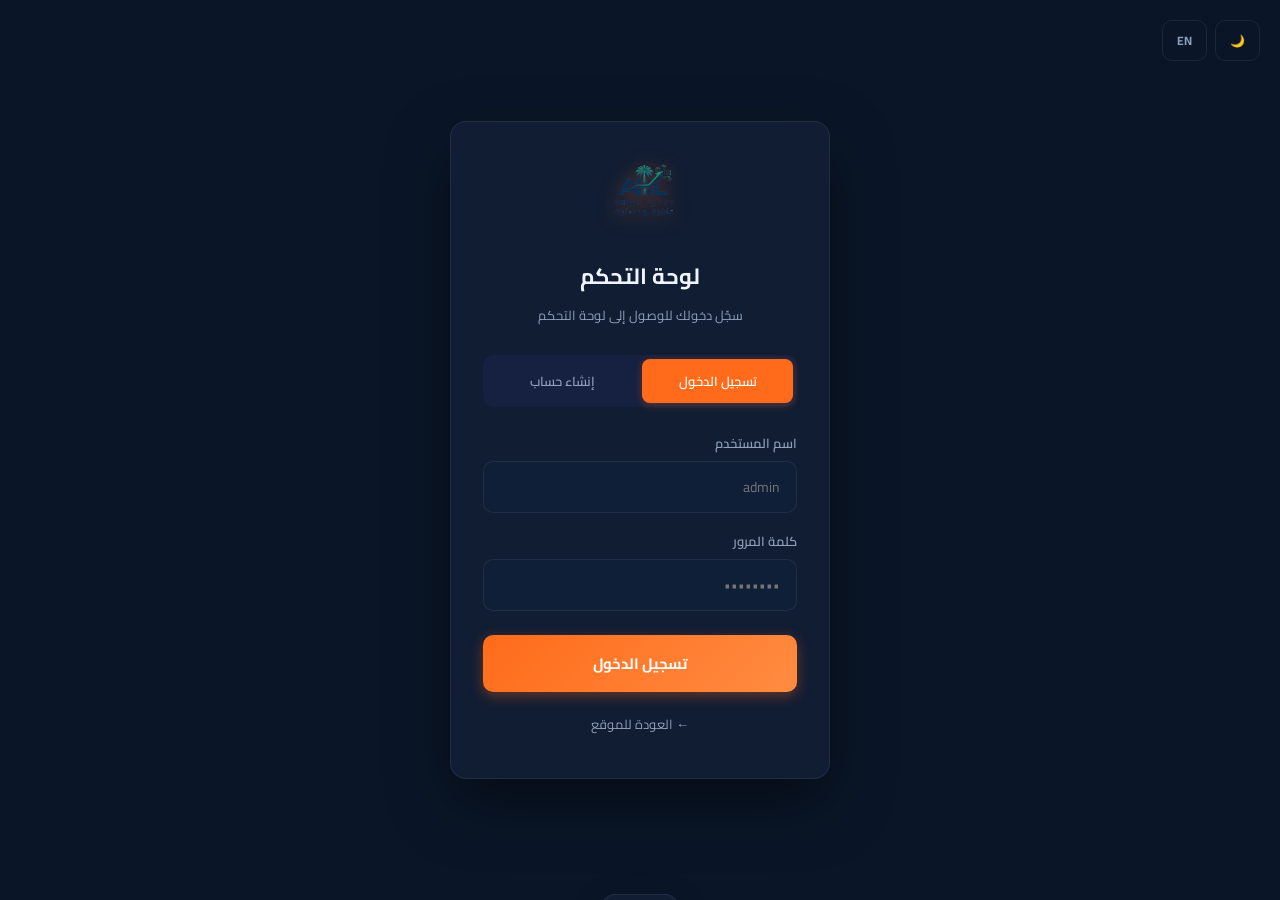
<file: dashboard.html>
<!DOCTYPE html>
<html lang="ar" dir="rtl" data-lang="ar" data-theme="dark">
<head>
<script>document.documentElement.classList.add('js-enabled');</script>
<meta charset="UTF-8">
<meta name="viewport" content="width=device-width, initial-scale=1.0">
<meta name="description" content="عافية - لوحة التحكم | Aafiya - Dashboard">
<title>لوحة التحكم | Aafiya Dashboard</title>
<link rel="icon" type="image/png" href="img/logo.png">
<link rel="preconnect" href="https://fonts.googleapis.com">
<link href="https://fonts.googleapis.com/css2?family=Cairo:wght@300;400;500;600;700;800;900&family=Tajawal:wght@300;400;500;700;800&family=Bebas+Neue&family=Inter:wght@300;400;500;600;700;800&display=swap" rel="stylesheet">
<link rel="stylesheet" href="https://cdnjs.cloudflare.com/ajax/libs/font-awesome/6.5.1/css/all.min.css">
<link rel="stylesheet" href="style.css?v=22">
</head>
<body>
<script>
(function(){const a=JSON.parse(localStorage.getItem('riaya-auth')||'null');if(!a||Date.now()-a.time>86400000){localStorage.removeItem('riaya-auth');location.replace('login.html');return;}})();
</script>

<!-- CURSOR -->
<div id="cur-dot"></div>
<div id="cur-ring"></div>

<!-- NAVBAR -->
<div id="nav" class="scrolled">
  <div class="nav-logo" onclick="location.href='index.html'">
    <img src="img/logo.png" alt="Aafiya Logistics" style="height:46px;">
  </div>
  <div class="nav-links">
    <span class="nl act" data-ar>لوحة التحكم</span>
    <span class="nl act" data-en>Dashboard</span>
  </div>
  <div class="nav-actions">
    <button class="btn-theme" onclick="toggleTheme()" id="theme-btn" title="تغيير الوضع">🌙</button>
    <button class="btn-lang" onclick="toggleLang()" id="lang-btn">EN</button>
    <button class="btn-cta" onclick="location.href='index.html'" data-ar>🌐 عرض الموقع</button>
    <button class="btn-cta" onclick="location.href='index.html'" data-en>🌐 View Site</button>
    <button class="btn-outline" style="font-size:12px;padding:9px 16px;color:#ff4444;border-color:#ff4444;" onclick="logout()" data-ar>🚪 خروج</button>
    <button class="btn-outline" style="font-size:12px;padding:9px 16px;color:#ff4444;border-color:#ff4444;" onclick="logout()" data-en>🚪 Logout</button>
    <button class="btn-menu" id="menu-btn" onclick="toggleMenu()">☰</button>
  </div>
</div>
<!-- Mobile nav -->
<div class="mobile-nav" id="mob-nav">
  <span class="nl" onclick="location.href='index.html';toggleMenu()">🌐 <span data-ar>عرض الموقع</span><span data-en>View Site</span></span>
</div>

<!-- DASHBOARD -->
<div id="dashboard-view" class="view active" style="background:var(--bg);">
<div class="dash-layout">
  <aside class="sidebar">
    <div class="sb-lbl"><span data-ar>الرئيسية</span><span data-en>Main</span></div>
    <div class="sb-it act" onclick="showP('overview',this)"><span class="sb-ic">📊</span><span data-ar>نظرة عامة</span><span data-en>Overview</span></div>
    <div class="sb-lbl"><span data-ar>المحتوى</span><span data-en>Content</span></div>
    <div class="sb-it" onclick="showP('inquiries-p',this)"><span class="sb-ic">📥</span><span data-ar>طلبات الاتصال</span><span data-en>Inquiries</span></div>
    <div class="sb-it" onclick="showP('prj-p',this)"><span class="sb-ic">🚀</span><span data-ar>المشاريع</span><span data-en>Projects</span></div>
    <div class="sb-it" onclick="showP('news-p',this)"><span class="sb-ic">📰</span><span data-ar>الأخبار</span><span data-en>News</span></div>
    <div class="sb-it" onclick="showP('team-p',this)"><span class="sb-ic">👥</span><span data-ar>الفريق</span><span data-en>Team</span></div>
    <div class="sb-it" onclick="showP('jobs-p',this)"><span class="sb-ic">💼</span><span data-ar>الوظائف</span><span data-en>Jobs</span></div>
    <div class="sb-it" onclick="showP('gallery-p',this)"><span class="sb-ic">🖼️</span><span data-ar>معرض أعمالنا</span><span data-en>Gallery</span></div>
    <div class="sb-it" onclick="showP('ptn-p',this)"><span class="sb-ic">🤝</span><span data-ar>الشركاء</span><span data-en>Partners</span></div>
    <div class="sb-it" onclick="showP('svc-p',this)"><span class="sb-ic">⚙️</span><span data-ar>الخدمات</span><span data-en>Services</span></div>
    <div class="sb-it" onclick="showP('test-p',this)"><span class="sb-ic">⭐</span><span data-ar>التقييمات</span><span data-en>Testimonials</span></div>
    <div class="sb-lbl"><span data-ar>الإعدادات</span><span data-en>Settings</span></div>
    <div class="sb-it" onclick="showP('appearance-p',this)"><span class="sb-ic">🎨</span><span data-ar>مظهر ومحتوى الموقع</span><span data-en>Theme & Content</span></div>
    <div class="sb-it" id="sb-toggle-sections" onclick="showP('appearance-p',this); switchSettingsTab('sections', document.querySelector('.settings-tab-btn[onclick*=\'sections\']'))"><span class="sb-ic">🎛️</span><span data-ar>التحكم بالأقسام</span><span data-en>Toggle Sections</span></div>
    <div class="sb-it" onclick="showP('contact-p',this)"><span class="sb-ic">📞</span><span data-ar>التواصل</span><span data-en>Contact</span></div>
    <div class="sb-it" onclick="showP('social-p',this)"><span class="sb-ic">🔗</span><span data-ar>السوشل ميديا</span><span data-en>Social Media</span></div>
    <div class="sb-lbl"><span data-ar>الموقع</span><span data-en>Site</span></div>
    <div class="sb-it" onclick="location.href='index.html'"><span class="sb-ic">🌐</span><span data-ar>عرض الموقع</span><span data-en>View Site</span></div>
  </aside>
  <main class="dash-main">
    <!-- Overview -->
    <div id="panel-overview" class="dp act">
      <div class="dh"><div><div class="dt"><span data-ar>نظرة عامة</span><span data-en>Overview</span></div><div class="ds"><span data-ar>ملخص أداء عافية</span><span data-en>Aafiya performance summary</span></div></div><button class="btn-primary" style="font-size:12px;padding:9px 18px;"><span data-ar>↻ تحديث</span><span data-en>↻ Refresh</span></button></div>
      <div class="kpi-row">
        <div class="kpi rv d1"><div class="kpi-top"><span class="kpi-ic">👥</span><span class="kpi-tr tr-up">▲ 12%</span></div><div class="kpi-v">500+</div><div class="kpi-l"><span data-ar>إجمالي العملاء</span><span data-en>Total Clients</span></div></div>
        <div class="kpi rv d2"><div class="kpi-top"><span class="kpi-ic">🚚</span><span class="kpi-tr tr-up">▲ 8%</span></div><div class="kpi-v">15K+</div><div class="kpi-l"><span data-ar>توصيل شهرياً</span><span data-en>Monthly Deliveries</span></div></div>
        <div class="kpi rv d3"><div class="kpi-top"><span class="kpi-ic">⭐</span><span class="kpi-tr tr-up">▲ 3%</span></div><div class="kpi-v">95%</div><div class="kpi-l"><span data-ar>رضا العملاء</span><span data-en>Satisfaction</span></div></div>
        <div class="kpi rv d4"><div class="kpi-top"><span class="kpi-ic">✅</span><span class="kpi-tr tr-up">▲ 2%</span></div><div class="kpi-v">99.2%</div><div class="kpi-l"><span data-ar>معدل التسليم</span><span data-en>Delivery Rate</span></div></div>
      </div>
      <div class="ch-row">
        <div class="ch-box rv"><h3><span data-ar>أداء التوصيل الشهري</span><span data-en>Monthly Delivery Performance</span></h3><div class="bar-ch"><div class="bg"><div class="bw"><div class="bar" style="height:62%;background:var(--bg3)"></div><div class="bar" style="height:78%;background:var(--or)"></div></div><div class="bl"><span data-ar>يناير</span><span data-en>Jan</span></div></div><div class="bg"><div class="bw"><div class="bar" style="height:70%;background:var(--bg3)"></div><div class="bar" style="height:86%;background:var(--or)"></div></div><div class="bl"><span data-ar>فبراير</span><span data-en>Feb</span></div></div><div class="bg"><div class="bw"><div class="bar" style="height:55%;background:var(--bg3)"></div><div class="bar" style="height:80%;background:var(--or)"></div></div><div class="bl"><span data-ar>مارس</span><span data-en>Mar</span></div></div><div class="bg"><div class="bw"><div class="bar" style="height:80%;background:var(--bg3)"></div><div class="bar" style="height:96%;background:var(--or)"></div></div><div class="bl"><span data-ar>أبريل</span><span data-en>Apr</span></div></div><div class="bg"><div class="bw"><div class="bar" style="height:65%;background:var(--bg3)"></div><div class="bar" style="height:90%;background:var(--or)"></div></div><div class="bl"><span data-ar>مايو</span><span data-en>May</span></div></div><div class="bg"><div class="bw"><div class="bar" style="height:90%;background:var(--bg3)"></div><div class="bar" style="height:100%;background:var(--or)"></div></div><div class="bl"><span data-ar>يونيو</span><span data-en>Jun</span></div></div></div></div>
        <div class="ch-box rv d2"><h3><span data-ar>توزيع الخدمات</span><span data-en>Service Distribution</span></h3><div class="dn-wrap"><svg width="130" height="130" viewBox="0 0 130 130"><circle cx="65" cy="65" r="48" fill="none" stroke="var(--bg3)" stroke-width="15"/><circle cx="65" cy="65" r="48" fill="none" stroke="var(--or)" stroke-width="15" stroke-dasharray="181 120" stroke-dashoffset="0"/><circle cx="65" cy="65" r="48" fill="none" stroke="#1C6B8A" stroke-width="15" stroke-dasharray="75 226" stroke-dashoffset="-181"/><circle cx="65" cy="65" r="48" fill="none" stroke="#4CAF50" stroke-width="15" stroke-dasharray="45 256" stroke-dashoffset="-256"/></svg><div class="dn-ctr"><div class="dn-v">100%</div><div class="dn-s"><span data-ar>الخدمات</span><span data-en>Services</span></div></div></div><div class="leg"><div class="leg-i"><div class="ld" style="background:var(--or)"></div><span data-ar>النقل 60%</span><span data-en>Transport 60%</span></div><div class="leg-i"><div class="ld" style="background:#1C6B8A"></div><span data-ar>المستودعات 25%</span><span data-en>Warehouse 25%</span></div><div class="leg-i"><div class="ld" style="background:#4CAF50"></div><span data-ar>القوى 15%</span><span data-en>Workforce 15%</span></div></div></div>
      </div>
      <div class="ch-box rv" style="margin-bottom:18px;"><h3><span data-ar>معدلات الأداء</span><span data-en>Performance Rates</span></h3><div style="margin-top:14px;"><div class="prog-wrap"><div class="ph"><span data-ar>رضا العملاء</span><span data-en>Client Satisfaction</span><span style="color:var(--or)">95%</span></div><div class="pb"><div class="pf" style="width:0" data-w="95%"></div></div></div><div class="prog-wrap"><div class="ph"><span data-ar>معدل التسليم</span><span data-en>Delivery Rate</span><span style="color:var(--or)">99.2%</span></div><div class="pb"><div class="pf" style="width:0" data-w="99.2%"></div></div></div><div class="prog-wrap"><div class="ph"><span data-ar>معدل الحضور</span><span data-en>Attendance Rate</span><span style="color:var(--or)">98%</span></div><div class="pb"><div class="pf" style="width:0" data-w="98%"></div></div></div><div class="prog-wrap"><div class="ph"><span data-ar>السلامة</span><span data-en>Safety Compliance</span><span style="color:var(--or)">100%</span></div><div class="pb"><div class="pf" style="width:0" data-w="100%"></div></div></div></div></div>
    </div>
    <!-- Inquiries Panel -->
    <div id="panel-inquiries-p" class="dp">
      <div class="dh">
        <div>
          <div class="dt"><span data-ar>طلبات الاتصال</span><span data-en>Inquiries</span></div>
          <div class="ds"><span data-ar>إدارة طلبات الاتصال وعروض الأسعار من العملاء</span><span data-en>Manage contact and quote requests from clients</span></div>
        </div>
      </div>
      <div class="dt-box">
        <div class="dt-head">
          <h3><span data-ar>صندوق الوارد</span><span data-en>Inbox</span></h3>
          <span class="bdg bdg-o" id="inq-count">0</span>
        </div>
        <div style="overflow-x:auto;">
          <table>
            <thead>
              <tr>
                <th><span data-ar>التذكرة</span><span data-en>Ticket</span></th>
                <th><span data-ar>الاسم</span><span data-en>Name</span></th>
                <th><span data-ar>الجوال</span><span data-en>Mobile</span></th>
                <th><span data-ar>البريد</span><span data-en>Email</span></th>
                <th><span data-ar>الخدمة</span><span data-en>Service</span></th>
                <th><span data-ar>الرسالة</span><span data-en>Message</span></th>
                <th><span data-ar>التاريخ</span><span data-en>Date</span></th>
                <th><span data-ar>إجراءات</span><span data-en>Actions</span></th>
              </tr>
            </thead>
            <tbody id="inq-table-body">
              <!-- Rendered via JS -->
            </tbody>
          </table>
        </div>
      </div>
    </div>

    <!-- Projects Panel -->
    <div id="panel-prj-p" class="dp"><div class="dh"><div><div class="dt"><span data-ar>المشاريع</span><span data-en>Projects</span></div><div class="ds"></div></div><button class="btn-primary" style="font-size:12px;padding:9px 18px;" onclick="openMo('prj-mo')">+</button></div><div class="tabs"><button class="tab act" onclick="filterPrj('all',this)"><span data-ar>الكل</span><span data-en>All</span></button><button class="tab" onclick="filterPrj('completed',this)"><span data-ar>مكتملة</span><span data-en>Done</span></button><button class="tab" onclick="filterPrj('ongoing',this)"><span data-ar>جارية</span><span data-en>Ongoing</span></button></div><div class="il" id="prj-list"></div></div>
    <!-- News Panel -->
    <div id="panel-news-p" class="dp"><div class="dh"><div><div class="dt"><span data-ar>الأخبار</span><span data-en>News</span></div></div><button class="btn-primary" style="font-size:12px;padding:9px 18px;" onclick="openMo('news-mo')">+</button></div><div class="il" id="news-list"></div></div>
    <!-- Team Panel -->
    <div id="panel-team-p" class="dp"><div class="dh"><div><div class="dt"><span data-ar>الفريق</span><span data-en>Team</span></div></div><button class="btn-primary" style="font-size:12px;padding:9px 18px;" onclick="openMo('team-mo')">+</button></div><div class="il" id="team-list"></div></div>
    <!-- Jobs Panel -->
    <div id="panel-jobs-p" class="dp"><div class="dh"><div><div class="dt"><span data-ar>الوظائف</span><span data-en>Jobs</span></div></div><button class="btn-primary" style="font-size:12px;padding:9px 18px;" onclick="openMo('job-mo')">+</button></div><div class="il" id="jobs-list"></div></div>
    <!-- Gallery Panel -->
    <div id="panel-gallery-p" class="dp"><div class="dh"><div><div class="dt"><span data-ar>معرض أعمالنا</span><span data-en>Gallery</span></div></div><button class="btn-primary" style="font-size:12px;padding:9px 18px;" onclick="openMo('gal-mo')">+</button></div><div class="il" id="gallery-list"></div></div>
    <!-- Partners Panel -->
    <div id="panel-ptn-p" class="dp"><div class="dh"><div><div class="dt"><span data-ar>الشركاء</span><span data-en>Partners</span></div></div><button class="btn-primary" style="font-size:12px;padding:9px 18px;" onclick="openMo('ptn-mo')">+</button></div><div class="il" id="ptn-list"></div></div>
    <!-- Services Panel -->
    <div id="panel-svc-p" class="dp"><div class="dh"><div><div class="dt"><span data-ar>الخدمات</span><span data-en>Services</span></div></div><button class="btn-primary" style="font-size:12px;padding:9px 18px;" onclick="openMo('svc-mo')">+</button></div><div class="il" id="svc-list"></div></div>
    <!-- Testimonials Panel -->
    <div id="panel-test-p" class="dp"><div class="dh"><div><div class="dt"><span data-ar>التقييمات</span><span data-en>Testimonials</span></div></div><button class="btn-primary" style="font-size:12px;padding:9px 18px;" onclick="openMo('test-mo')">+</button></div><div class="il" id="test-list"></div></div>
    <!-- Appearance and Content Settings Panel -->
    <div id="panel-appearance-p" class="dp">
      <div class="dh">
        <div>
          <div class="dt"><span data-ar>مظهر ومحتوى الموقع</span><span data-en>Theme & Content Settings</span></div>
          <div class="ds"><span data-ar>تخصيص كامل للألوان والشعارات ومحتوى البنرات والخلفيات</span><span data-en>Customize colors, logos, banners, and background images</span></div>
        </div>
        <button class="btn-primary" style="font-size:12px;padding:9px 18px;" onclick="saveSettings()"><span data-ar>💾 حفظ الإعدادات</span><span data-en>💾 Save Settings</span></button>
      </div>
      
      <div class="tabs" style="margin-bottom: 20px; display: flex; gap: 4px; overflow-x: auto; padding-bottom: 4px;">
        <button class="tab act settings-tab-btn" onclick="switchSettingsTab('general', this)"><span data-ar>عام واسم الموقع</span><span data-en>General</span></button>
        <button class="tab settings-tab-btn" onclick="switchSettingsTab('colors', this)"><span data-ar>ألوان الهوية</span><span data-en>Colors</span></button>
        <button class="tab settings-tab-btn" onclick="switchSettingsTab('hero', this)"><span data-ar>قسم البنر الترحيبي</span><span data-en>Hero Section</span></button>
        <button class="tab settings-tab-btn" onclick="switchSettingsTab('about', this)"><span data-ar>من نحن ورؤيتنا</span><span data-en>About & Vision</span></button>
        <button class="tab settings-tab-btn" onclick="switchSettingsTab('backgrounds', this)"><span data-ar>الخلفيات</span><span data-en>Backgrounds</span></button>
        <button class="tab settings-tab-btn" onclick="switchSettingsTab('sections', this)"><span data-ar>التحكم بالأقسام</span><span data-en>Toggle Sections</span></button>
      </div>

      <div class="settings-content-wrapper" style="background: var(--card); border: 1px solid var(--bdr); border-radius: 16px; padding: 24px;">
        
        <!-- Tab 1: General Settings -->
        <div class="settings-tab-panel act" id="set-tab-general">
          <div class="fg">
            <div class="f-grp"><label><span data-ar>اسم الموقع (عربي)</span><span data-en>Site Name (AR)</span></label><input type="text" id="set-name-ar"></div>
            <div class="f-grp"><label><span data-ar>اسم الموقع (إنجليزي)</span><span data-en>Site Name (EN)</span></label><input type="text" id="set-name-en"></div>
            <div class="f-grp full">
              <label><span data-ar>شعار الموقع</span><span data-en>Website Logo</span></label>
              <div class="up-area" id="logo-up" ondragover="dov(event)" ondragleave="dlv(event)" ondrop="drop(event,'set-logo-val','logo-prev','logo-up')">
                <input type="file" accept="image/*" onchange="upImg(this,'set-logo-val','logo-prev','logo-up')">
                <img id="logo-prev" class="up-prev" style="max-height: 120px; object-fit: contain;">
                <span class="up-ic" id="logo-up-ic">🖼️</span>
                <div class="up-txt" id="logo-up-tx"><span data-ar>اسحب أو انقر لرفع شعار جديد</span><span data-en>Drag or click to upload logo</span></div>
                <div class="up-hint">PNG, JPG, SVG — max 2MB</div>
              </div>
              <input type="hidden" id="set-logo-val">
            </div>
          </div>
        </div>

        <!-- Tab 2: Theme Colors Settings -->
        <div class="settings-tab-panel" id="set-tab-colors" style="display:none;">
          <h4 style="margin-bottom: 12px; color: var(--or);"><span data-ar>الوضع الداكن (Dark Mode)</span><span data-en>Dark Mode Colors</span></h4>
          <div class="fg" style="margin-bottom: 24px;">
            <div class="f-grp"><label><span data-ar>اللون الأساسي</span><span data-en>Primary Color</span></label><input type="color" id="set-col-dark-or" style="height:44px;padding:2px;cursor:pointer;"></div>
            <div class="f-grp"><label><span data-ar>اللون الثانوي</span><span data-en>Secondary Color</span></label><input type="color" id="set-col-dark-or2" style="height:44px;padding:2px;cursor:pointer;"></div>
            <div class="f-grp"><label><span data-ar>لون الخلفية الرئيسي</span><span data-en>Main Background</span></label><input type="color" id="set-col-dark-bg" style="height:44px;padding:2px;cursor:pointer;"></div>
            <div class="f-grp"><label><span data-ar>لون الخلفية الثانوي</span><span data-en>Secondary Background</span></label><input type="color" id="set-col-dark-bg2" style="height:44px;padding:2px;cursor:pointer;"></div>
            <div class="f-grp"><label><span data-ar>لون الخلفية الثالث</span><span data-en>Tertiary Background</span></label><input type="color" id="set-col-dark-bg3" style="height:44px;padding:2px;cursor:pointer;"></div>
            <div class="f-grp"><label><span data-ar>لون بطاقات العرض</span><span data-en>Card Background</span></label><input type="color" id="set-col-dark-card" style="height:44px;padding:2px;cursor:pointer;"></div>
            <div class="f-grp"><label><span data-ar>لون الخط الرئيسي</span><span data-en>Text Color</span></label><input type="color" id="set-col-dark-txt" style="height:44px;padding:2px;cursor:pointer;"></div>
          </div>

          <h4 style="margin-bottom: 12px; color: var(--or);"><span data-ar>الوضع المضيء (Light Mode)</span><span data-en>Light Mode Colors</span></h4>
          <div class="fg">
            <div class="f-grp"><label><span data-ar>اللون الأساسي</span><span data-en>Primary Color</span></label><input type="color" id="set-col-light-or" style="height:44px;padding:2px;cursor:pointer;"></div>
            <div class="f-grp"><label><span data-ar>اللون الثانوي</span><span data-en>Secondary Color</span></label><input type="color" id="set-col-light-or2" style="height:44px;padding:2px;cursor:pointer;"></div>
            <div class="f-grp"><label><span data-ar>لون الخلفية الرئيسي</span><span data-en>Main Background</span></label><input type="color" id="set-col-light-bg" style="height:44px;padding:2px;cursor:pointer;"></div>
            <div class="f-grp"><label><span data-ar>لون الخلفية الثانوي</span><span data-en>Secondary Background</span></label><input type="color" id="set-col-light-bg2" style="height:44px;padding:2px;cursor:pointer;"></div>
            <div class="f-grp"><label><span data-ar>لون الخلفية الثالث</span><span data-en>Tertiary Background</span></label><input type="color" id="set-col-light-bg3" style="height:44px;padding:2px;cursor:pointer;"></div>
            <div class="f-grp"><label><span data-ar>لون بطاقات العرض</span><span data-en>Card Background</span></label><input type="color" id="set-col-light-card" style="height:44px;padding:2px;cursor:pointer;"></div>
            <div class="f-grp"><label><span data-ar>لون الخط الرئيسي</span><span data-en>Text Color</span></label><input type="color" id="set-col-light-txt" style="height:44px;padding:2px;cursor:pointer;"></div>
          </div>
        </div>

        <!-- Tab 3: Hero Section Settings -->
        <div class="settings-tab-panel" id="set-tab-hero" style="display:none;">
          <div class="fg">
            <div class="f-grp"><label><span data-ar>نص الشارة الصغير (عربي)</span><span data-en>Badge Text (AR)</span></label><input type="text" id="set-hero-badge-ar"></div>
            <div class="f-grp"><label><span data-ar>نص الشارة الصغير (إنجليزي)</span><span data-en>Badge Text (EN)</span></label><input type="text" id="set-hero-badge-en"></div>
            <div class="f-grp"><label><span data-ar>العنوان - السطر الأول (عربي)</span><span data-en>Title - Line 1 (AR)</span></label><input type="text" id="set-hero-l1-ar"></div>
            <div class="f-grp"><label><span data-ar>العنوان - S1 (إنجليزي)</span><span data-en>Title - L1 (EN)</span></label><input type="text" id="set-hero-l1-en"></div>
            <div class="f-grp"><label><span data-ar>العنوان - السطر الثاني (عربي)</span><span data-en>Title - Line 2 (AR)</span></label><input type="text" id="set-hero-l2-ar"></div>
            <div class="f-grp"><label><span data-ar>العنوان - S2 (إنجليزي)</span><span data-en>Title - L2 (EN)</span></label><input type="text" id="set-hero-l2-en"></div>
            <div class="f-grp"><label><span data-ar>العنوان - السطر الثالث (عربي)</span><span data-en>Title - Line 3 (AR)</span></label><input type="text" id="set-hero-l3-ar"></div>
            <div class="f-grp"><label><span data-ar>العنوان - S3 (إنجليزي)</span><span data-en>Title - L3 (EN)</span></label><input type="text" id="set-hero-l3-en"></div>
            <div class="f-grp full"><label><span data-ar>الوصف الترحيبي (عربي)</span><span data-en>Hero Subtitle (AR)</span></label><textarea id="set-hero-sub-ar"></textarea></div>
            <div class="f-grp full"><label><span data-ar>الوصف الترحيبي (إنجليزي)</span><span data-en>Hero Subtitle (EN)</span></label><textarea id="set-hero-sub-en"></textarea></div>
          </div>
        </div>

        <!-- Tab 4: About & Vision Settings -->
        <div class="settings-tab-panel" id="set-tab-about" style="display:none;">
          <div class="fg">
            <div class="f-grp"><label><span data-ar>العنوان الرئيسي - من نحن (عربي)</span><span data-en>About Hero Title (AR)</span></label><input type="text" id="set-abt-title-ar"></div>
            <div class="f-grp"><label><span data-ar>العنوان الرئيسي - من نحن (إنجليزي)</span><span data-en>About Hero Title (EN)</span></label><input type="text" id="set-abt-title-en"></div>
            <div class="f-grp full"><label><span data-ar>الوصف الفرعي لقسم من نحن (عربي)</span><span data-en>About Hero Subtitle (AR)</span></label><textarea id="set-abt-sub-ar"></textarea></div>
            <div class="f-grp full"><label><span data-ar>الوصف الفرعي لقسم من نحن (إنجليزي)</span><span data-en>About Hero Subtitle (EN)</span></label><textarea id="set-abt-sub-en"></textarea></div>
            
            <div class="f-grp"><label><span data-ar>عنوان الرؤية (عربي)</span><span data-en>Vision Title (AR)</span></label><input type="text" id="set-vis-title-ar"></div>
            <div class="f-grp"><label><span data-ar>عنوان الرؤية (إنجليزي)</span><span data-en>Vision Title (EN)</span></label><input type="text" id="set-vis-title-en"></div>
            <div class="f-grp full"><label><span data-ar>نص الرؤية (عربي)</span><span data-en>Vision Text (AR)</span></label><textarea id="set-vis-text-ar"></textarea></div>
            <div class="f-grp full"><label><span data-ar>نص الرؤية (إنجليزي)</span><span data-en>Vision Text (EN)</span></label><textarea id="set-vis-text-en"></textarea></div>

            <div class="f-grp"><label><span data-ar>عنوان الرسالة (عربي)</span><span data-en>Mission Title (AR)</span></label><input type="text" id="set-mis-title-ar"></div>
            <div class="f-grp"><label><span data-ar>عنوان الرسالة (إنجليزي)</span><span data-en>Mission Title (EN)</span></label><input type="text" id="set-mis-title-en"></div>
            <div class="f-grp full"><label><span data-ar>نص الرسالة (عربي)</span><span data-en>Mission Text (AR)</span></label><textarea id="set-mis-text-ar"></textarea></div>
            <div class="f-grp full"><label><span data-ar>نص الرسالة (إنجليزي)</span><span data-en>Mission Text (EN)</span></label><textarea id="set-mis-text-en"></textarea></div>

            <div class="f-grp full">
              <label><span data-ar>صورة قسم "من نحن" الرئيسي</span><span data-en>About Hero Image</span></label>
              <div class="up-area" id="abt-hero-up" ondragover="dov(event)" ondragleave="dlv(event)" ondrop="drop(event,'set-abt-hero-img-val','abt-hero-prev','abt-hero-up')">
                <input type="file" accept="image/*" onchange="upImg(this,'set-abt-hero-img-val','abt-hero-prev','abt-hero-up')">
                <img id="abt-hero-prev" class="up-prev" style="max-height: 200px; object-fit: cover;">
                <span class="up-ic" id="abt-hero-up-ic">🖼️</span>
                <div class="up-txt" id="abt-hero-up-tx"><span data-ar>اسحب أو انقر لرفع صورة "من نحن"</span><span data-en>Drag or click to upload main about image</span></div>
              </div>
              <input type="hidden" id="set-abt-hero-img-val">
            </div>
          </div>
        </div>

        <!-- Tab 5: Background Images Settings -->
        <div class="settings-tab-panel" id="set-tab-backgrounds" style="display:none;">
          <div class="fg" style="display:grid; grid-template-columns: repeat(auto-fill, minmax(280px, 1fr)); gap:16px;">
            <!-- Hero Background -->
            <div class="f-grp">
              <label><span data-ar>خلفية البنر الترحيبي (Hero)</span><span data-en>Hero Banner Background</span></label>
              <div class="up-area" id="hero-bg-up" ondragover="dov(event)" ondragleave="dlv(event)" ondrop="drop(event,'set-bg-hero-val','hero-bg-prev','hero-bg-up')">
                <input type="file" accept="image/*" onchange="upImg(this,'set-bg-hero-val','hero-bg-prev','hero-bg-up')">
                <img id="hero-bg-prev" class="up-prev" style="max-height: 140px; object-fit: cover;">
                <span class="up-ic" id="hero-bg-up-ic">🖼️</span>
                <div class="up-txt" id="hero-bg-up-tx"><span data-ar>اسحب أو انقر للرفع</span><span data-en>Drag or click to upload</span></div>
              </div>
              <input type="hidden" id="set-bg-hero-val">
            </div>

            <!-- About Background -->
            <div class="f-grp">
              <label><span data-ar>خلفية قسم من نحن (About)</span><span data-en>About Us Background</span></label>
              <div class="up-area" id="about-bg-up" ondragover="dov(event)" ondragleave="dlv(event)" ondrop="drop(event,'set-bg-about-val','about-bg-prev','about-bg-up')">
                <input type="file" accept="image/*" onchange="upImg(this,'set-bg-about-val','about-bg-prev','about-bg-up')">
                <img id="about-bg-prev" class="up-prev" style="max-height: 140px; object-fit: cover;">
                <span class="up-ic" id="about-bg-up-ic">🖼️</span>
                <div class="up-txt" id="about-bg-up-tx"><span data-ar>اسحب أو انقر للرفع</span><span data-en>Drag or click to upload</span></div>
              </div>
              <input type="hidden" id="set-bg-about-val">
            </div>

            <!-- Vision / Mission Background -->
            <div class="f-grp">
              <label><span data-ar>خلفية قسم الرؤية والرسالة (Vision)</span><span data-en>Vision & Mission Background</span></label>
              <div class="up-area" id="vm-bg-up" ondragover="dov(event)" ondragleave="dlv(event)" ondrop="drop(event,'set-bg-vm-val','vm-bg-prev','vm-bg-up')">
                <input type="file" accept="image/*" onchange="upImg(this,'set-bg-vm-val','vm-bg-prev','vm-bg-up')">
                <img id="vm-bg-prev" class="up-prev" style="max-height: 140px; object-fit: cover;">
                <span class="up-ic" id="vm-bg-up-ic">🖼️</span>
                <div class="up-txt" id="vm-bg-up-tx"><span data-ar>اسحب أو انقر للرفع</span><span data-en>Drag or click to upload</span></div>
              </div>
              <input type="hidden" id="set-bg-vm-val">
            </div>

            <!-- Values Background -->
            <div class="f-grp">
              <label><span data-ar>خلفية قسم القيم الأساسية (Values)</span><span data-en>Values Background</span></label>
              <div class="up-area" id="vals-bg-up" ondragover="dov(event)" ondragleave="dlv(event)" ondrop="drop(event,'set-bg-vals-val','vals-bg-prev','vals-bg-up')">
                <input type="file" accept="image/*" onchange="upImg(this,'set-bg-vals-val','vals-bg-prev','vals-bg-up')">
                <img id="vals-bg-prev" class="up-prev" style="max-height: 140px; object-fit: cover;">
                <span class="up-ic" id="vals-bg-up-ic">🖼️</span>
                <div class="up-txt" id="vals-bg-up-tx"><span data-ar>اسحب أو انقر للرفع</span><span data-en>Drag or click to upload</span></div>
              </div>
              <input type="hidden" id="set-bg-vals-val">
            </div>

            <!-- Services Background -->
            <div class="f-grp">
              <label><span data-ar>خلفية قسم الخدمات (Services)</span><span data-en>Services Background</span></label>
              <div class="up-area" id="services-bg-up" ondragover="dov(event)" ondragleave="dlv(event)" ondrop="drop(event,'set-bg-services-val','services-bg-prev','services-bg-up')">
                <input type="file" accept="image/*" onchange="upImg(this,'set-bg-services-val','services-bg-prev','services-bg-up')">
                <img id="services-bg-prev" class="up-prev" style="max-height: 140px; object-fit: cover;">
                <span class="up-ic" id="services-bg-up-ic">🖼️</span>
                <div class="up-txt" id="services-bg-up-tx"><span data-ar>اسحب أو انقر للرفع</span><span data-en>Drag or click to upload</span></div>
              </div>
              <input type="hidden" id="set-bg-services-val">
            </div>

            <!-- Roles Background -->
            <div class="f-grp">
              <label><span data-ar>خلفية الكوادر البشرية (Workforce)</span><span data-en>Workforce Roles Background</span></label>
              <div class="up-area" id="roles-bg-up" ondragover="dov(event)" ondragleave="dlv(event)" ondrop="drop(event,'set-bg-roles-val','roles-bg-prev','roles-bg-up')">
                <input type="file" accept="image/*" onchange="upImg(this,'set-bg-roles-val','roles-bg-prev','roles-bg-up')">
                <img id="roles-bg-prev" class="up-prev" style="max-height: 140px; object-fit: cover;">
                <span class="up-ic" id="roles-bg-up-ic">🖼️</span>
                <div class="up-txt" id="roles-bg-up-tx"><span data-ar>اسحب أو انقر للرفع</span><span data-en>Drag or click to upload</span></div>
              </div>
              <input type="hidden" id="set-bg-roles-val">
            </div>

            <!-- Why Us Background -->
            <div class="f-grp">
              <label><span data-ar>خلفية قسم لماذا نحن؟ (Why Us)</span><span data-en>Why Choose Us Background</span></label>
              <div class="up-area" id="whyUs-bg-up" ondragover="dov(event)" ondragleave="dlv(event)" ondrop="drop(event,'set-bg-whyUs-val','whyUs-bg-prev','whyUs-bg-up')">
                <input type="file" accept="image/*" onchange="upImg(this,'set-bg-whyUs-val','whyUs-bg-prev','whyUs-bg-up')">
                <img id="whyUs-bg-prev" class="up-prev" style="max-height: 140px; object-fit: cover;">
                <span class="up-ic" id="whyUs-bg-up-ic">🖼️</span>
                <div class="up-txt" id="whyUs-bg-up-tx"><span data-ar>اسحب أو انقر للرفع</span><span data-en>Drag or click to upload</span></div>
              </div>
              <input type="hidden" id="set-bg-whyUs-val">
            </div>

            <!-- How We Work Background -->
            <div class="f-grp">
              <label><span data-ar>خلفية قسم كيف نعمل؟ (How We Work)</span><span data-en>How We Work Background</span></label>
              <div class="up-area" id="howWeWork-bg-up" ondragover="dov(event)" ondragleave="dlv(event)" ondrop="drop(event,'set-bg-howWeWork-val','howWeWork-bg-prev','howWeWork-bg-up')">
                <input type="file" accept="image/*" onchange="upImg(this,'set-bg-howWeWork-val','howWeWork-bg-prev','howWeWork-bg-up')">
                <img id="howWeWork-bg-prev" class="up-prev" style="max-height: 140px; object-fit: cover;">
                <span class="up-ic" id="howWeWork-bg-up-ic">🖼️</span>
                <div class="up-txt" id="howWeWork-bg-up-tx"><span data-ar>اسحب أو انقر للرفع</span><span data-en>Drag or click to upload</span></div>
              </div>
              <input type="hidden" id="set-bg-howWeWork-val">
            </div>

            <!-- Projects Background -->
            <div class="f-grp">
              <label><span data-ar>خلفية قسم مشاريعنا (Projects)</span><span data-en>Our Projects Background</span></label>
              <div class="up-area" id="projects-bg-up" ondragover="dov(event)" ondragleave="dlv(event)" ondrop="drop(event,'set-bg-projects-val','projects-bg-prev','projects-bg-up')">
                <input type="file" accept="image/*" onchange="upImg(this,'set-bg-projects-val','projects-bg-prev','projects-bg-up')">
                <img id="projects-bg-prev" class="up-prev" style="max-height: 140px; object-fit: cover;">
                <span class="up-ic" id="projects-bg-up-ic">🖼️</span>
                <div class="up-txt" id="projects-bg-up-tx"><span data-ar>اسحب أو انقر للرفع</span><span data-en>Drag or click to upload</span></div>
              </div>
              <input type="hidden" id="set-bg-projects-val">
            </div>

            <!-- News Background -->
            <div class="f-grp">
              <label><span data-ar>خلفية قسم أخبارنا (News)</span><span data-en>News Section Background</span></label>
              <div class="up-area" id="news-bg-up" ondragover="dov(event)" ondragleave="dlv(event)" ondrop="drop(event,'set-bg-news-val','news-bg-prev','news-bg-up')">
                <input type="file" accept="image/*" onchange="upImg(this,'set-bg-news-val','news-bg-prev','news-bg-up')">
                <img id="news-bg-prev" class="up-prev" style="max-height: 140px; object-fit: cover;">
                <span class="up-ic" id="news-bg-up-ic">🖼️</span>
                <div class="up-txt" id="news-bg-up-tx"><span data-ar>اسحب أو انقر للرفع</span><span data-en>Drag or click to upload</span></div>
              </div>
              <input type="hidden" id="set-bg-news-val">
            </div>

            <!-- Gallery Background -->
            <div class="f-grp">
              <label><span data-ar>خلفية معرض أعمالنا (Gallery)</span><span data-en>Gallery Section Background</span></label>
              <div class="up-area" id="gallery-bg-up" ondragover="dov(event)" ondragleave="dlv(event)" ondrop="drop(event,'set-bg-gallery-val','gallery-bg-prev','gallery-bg-up')">
                <input type="file" accept="image/*" onchange="upImg(this,'set-bg-gallery-val','gallery-bg-prev','gallery-bg-up')">
                <img id="gallery-bg-prev" class="up-prev" style="max-height: 140px; object-fit: cover;">
                <span class="up-ic" id="gallery-bg-up-ic">🖼️</span>
                <div class="up-txt" id="gallery-bg-up-tx"><span data-ar>اسحب أو انقر للرفع</span><span data-en>Drag or click to upload</span></div>
              </div>
              <input type="hidden" id="set-bg-gallery-val">
            </div>

            <!-- Team Background -->
            <div class="f-grp">
              <label><span data-ar>خلفية فريق العمل (Team)</span><span data-en>Our Team Background</span></label>
              <div class="up-area" id="team-bg-up" ondragover="dov(event)" ondragleave="dlv(event)" ondrop="drop(event,'set-bg-team-val','team-bg-prev','team-bg-up')">
                <input type="file" accept="image/*" onchange="upImg(this,'set-bg-team-val','team-bg-prev','team-bg-up')">
                <img id="team-bg-prev" class="up-prev" style="max-height: 140px; object-fit: cover;">
                <span class="up-ic" id="team-bg-up-ic">🖼️</span>
                <div class="up-txt" id="team-bg-up-tx"><span data-ar>اسحب أو انقر للرفع</span><span data-en>Drag or click to upload</span></div>
              </div>
              <input type="hidden" id="set-bg-team-val">
            </div>

            <!-- Jobs Background -->
            <div class="f-grp">
              <label><span data-ar>خلفية الوظائف المتاحة (Careers)</span><span data-en>Careers Background</span></label>
              <div class="up-area" id="jobs-bg-up" ondragover="dov(event)" ondragleave="dlv(event)" ondrop="drop(event,'set-bg-jobs-val','jobs-bg-prev','jobs-bg-up')">
                <input type="file" accept="image/*" onchange="upImg(this,'set-bg-jobs-val','jobs-bg-prev','jobs-bg-up')">
                <img id="jobs-bg-prev" class="up-prev" style="max-height: 140px; object-fit: cover;">
                <span class="up-ic" id="jobs-bg-up-ic">🖼️</span>
                <div class="up-txt" id="jobs-bg-up-tx"><span data-ar>اسحب أو انقر للرفع</span><span data-en>Drag or click to upload</span></div>
              </div>
              <input type="hidden" id="set-bg-jobs-val">
            </div>

            <!-- Testimonials Background -->
            <div class="f-grp">
              <label><span data-ar>خلفية آراء العملاء (Testimonials)</span><span data-en>Testimonials Background</span></label>
              <div class="up-area" id="testimonials-bg-up" ondragover="dov(event)" ondragleave="dlv(event)" ondrop="drop(event,'set-bg-testimonials-val','testimonials-bg-prev','testimonials-bg-up')">
                <input type="file" accept="image/*" onchange="upImg(this,'set-bg-testimonials-val','testimonials-bg-prev','testimonials-bg-up')">
                <img id="testimonials-bg-prev" class="up-prev" style="max-height: 140px; object-fit: cover;">
                <span class="up-ic" id="testimonials-bg-up-ic">🖼️</span>
                <div class="up-txt" id="testimonials-bg-up-tx"><span data-ar>اسحب أو انقر للرفع</span><span data-en>Drag or click to upload</span></div>
              </div>
              <input type="hidden" id="set-bg-testimonials-val">
            </div>

            <!-- Partners Background -->
            <div class="f-grp">
              <label><span data-ar>خلفية شركاء النجاح (Partners)</span><span data-en>Partners Background</span></label>
              <div class="up-area" id="partners-bg-up" ondragover="dov(event)" ondragleave="dlv(event)" ondrop="drop(event,'set-bg-partners-val','partners-bg-prev','partners-bg-up')">
                <input type="file" accept="image/*" onchange="upImg(this,'set-bg-partners-val','partners-bg-prev','partners-bg-up')">
                <img id="partners-bg-prev" class="up-prev" style="max-height: 140px; object-fit: cover;">
                <span class="up-ic" id="partners-bg-up-ic">🖼️</span>
                <div class="up-txt" id="partners-bg-up-tx"><span data-ar>اسحب أو انقر للرفع</span><span data-en>Drag or click to upload</span></div>
              </div>
              <input type="hidden" id="set-bg-partners-val">
            </div>

            <!-- Contact Background -->
            <div class="f-grp">
              <label><span data-ar>خلفية قسم تواصل معنا (Contact)</span><span data-en>Contact Us Background</span></label>
              <div class="up-area" id="contact-bg-up" ondragover="dov(event)" ondragleave="dlv(event)" ondrop="drop(event,'set-bg-contact-val','contact-bg-prev','contact-bg-up')">
                <input type="file" accept="image/*" onchange="upImg(this,'set-bg-contact-val','contact-bg-prev','contact-bg-up')">
                <img id="contact-bg-prev" class="up-prev" style="max-height: 140px; object-fit: cover;">
                <span class="up-ic" id="contact-bg-up-ic">🖼️</span>
                <div class="up-txt" id="contact-bg-up-tx"><span data-ar>اسحب أو انقر للرفع</span><span data-en>Drag or click to upload</span></div>
              </div>
              <input type="hidden" id="set-bg-contact-val">
            </div>
          </div>
        </div>

        <!-- Tab 6: Sections Visibility Settings -->
        <div class="settings-tab-panel" id="set-tab-sections" style="display:none;">
          <h3 style="margin-bottom:20px; font-size:16px; color:var(--txt); font-weight:700;"><span data-ar>التحكم في ظهور أقسام الصفحة الرئيسية</span><span data-en>Control Homepage Sections Visibility</span></h3>
          <div style="display:grid; grid-template-columns: repeat(auto-fill, minmax(220px, 1fr)); gap:14px;">
            <div style="display:flex; align-items:center; gap:10px; background:rgba(255,255,255,0.02); border:1px solid var(--bdr); border-radius:10px; padding:12px 16px;">
              <input type="checkbox" id="set-sec-about" style="width:18px; height:18px; accent-color:var(--or); cursor:pointer;">
              <label for="set-sec-about" style="font-weight:600; cursor:pointer; font-size:13.5px;"><span data-ar>من نحن ورؤيتنا</span><span data-en>About Us & Vision</span></label>
            </div>
            <div style="display:flex; align-items:center; gap:10px; background:rgba(255,255,255,0.02); border:1px solid var(--bdr); border-radius:10px; padding:12px 16px;">
              <input type="checkbox" id="set-sec-services" style="width:18px; height:18px; accent-color:var(--or); cursor:pointer;">
              <label for="set-sec-services" style="font-weight:600; cursor:pointer; font-size:13.5px;"><span data-ar>خدماتنا</span><span data-en>Our Services</span></label>
            </div>
            <div style="display:flex; align-items:center; gap:10px; background:rgba(255,255,255,0.02); border:1px solid var(--bdr); border-radius:10px; padding:12px 16px;">
              <input type="checkbox" id="set-sec-roles" style="width:18px; height:18px; accent-color:var(--or); cursor:pointer;">
              <label for="set-sec-roles" style="font-weight:600; cursor:pointer; font-size:13.5px;"><span data-ar>كوادرنا المتخصصة</span><span data-en>Our Workforce</span></label>
            </div>
            <div style="display:flex; align-items:center; gap:10px; background:rgba(255,255,255,0.02); border:1px solid var(--bdr); border-radius:10px; padding:12px 16px;">
              <input type="checkbox" id="set-sec-whyUs" style="width:18px; height:18px; accent-color:var(--or); cursor:pointer;">
              <label for="set-sec-whyUs" style="font-weight:600; cursor:pointer; font-size:13.5px;"><span data-ar>لماذا عافية؟</span><span data-en>Why Us?</span></label>
            </div>
            <div style="display:flex; align-items:center; gap:10px; background:rgba(255,255,255,0.02); border:1px solid var(--bdr); border-radius:10px; padding:12px 16px;">
              <input type="checkbox" id="set-sec-howWeWork" style="width:18px; height:18px; accent-color:var(--or); cursor:pointer;">
              <label for="set-sec-howWeWork" style="font-weight:600; cursor:pointer; font-size:13.5px;"><span data-ar>كيف نعمل؟</span><span data-en>How We Work?</span></label>
            </div>
            <div style="display:flex; align-items:center; gap:10px; background:rgba(255,255,255,0.02); border:1px solid var(--bdr); border-radius:10px; padding:12px 16px;">
              <input type="checkbox" id="set-sec-projects" style="width:18px; height:18px; accent-color:var(--or); cursor:pointer;">
              <label for="set-sec-projects" style="font-weight:600; cursor:pointer; font-size:13.5px;"><span data-ar>مشاريعنا</span><span data-en>Our Projects</span></label>
            </div>
            <div style="display:flex; align-items:center; gap:10px; background:rgba(255,255,255,0.02); border:1px solid var(--bdr); border-radius:10px; padding:12px 16px;">
              <input type="checkbox" id="set-sec-news" style="width:18px; height:18px; accent-color:var(--or); cursor:pointer;">
              <label for="set-sec-news" style="font-weight:600; cursor:pointer; font-size:13.5px;"><span data-ar>أخبارنا</span><span data-en>News</span></label>
            </div>
            <div style="display:flex; align-items:center; gap:10px; background:rgba(255,255,255,0.02); border:1px solid var(--bdr); border-radius:10px; padding:12px 16px;">
              <input type="checkbox" id="set-sec-gallery" style="width:18px; height:18px; accent-color:var(--or); cursor:pointer;">
              <label for="set-sec-gallery" style="font-weight:600; cursor:pointer; font-size:13.5px;"><span data-ar>معرض أعمالنا</span><span data-en>Gallery</span></label>
            </div>
            <div style="display:flex; align-items:center; gap:10px; background:rgba(255,255,255,0.02); border:1px solid var(--bdr); border-radius:10px; padding:12px 16px;">
              <input type="checkbox" id="set-sec-team" style="width:18px; height:18px; accent-color:var(--or); cursor:pointer;">
              <label for="set-sec-team" style="font-weight:600; cursor:pointer; font-size:13.5px;"><span data-ar>فريق العمل</span><span data-en>Our Team</span></label>
            </div>
            <div style="display:flex; align-items:center; gap:10px; background:rgba(255,255,255,0.02); border:1px solid var(--bdr); border-radius:10px; padding:12px 16px;">
              <input type="checkbox" id="set-sec-jobs" style="width:18px; height:18px; accent-color:var(--or); cursor:pointer;">
              <label for="set-sec-jobs" style="font-weight:600; cursor:pointer; font-size:13.5px;"><span data-ar>الوظائف المتاحة</span><span data-en>Careers / Jobs</span></label>
            </div>
            <div style="display:flex; align-items:center; gap:10px; background:rgba(255,255,255,0.02); border:1px solid var(--bdr); border-radius:10px; padding:12px 16px;">
              <input type="checkbox" id="set-sec-testimonials" style="width:18px; height:18px; accent-color:var(--or); cursor:pointer;">
              <label for="set-sec-testimonials" style="font-weight:600; cursor:pointer; font-size:13.5px;"><span data-ar>آراء العملاء</span><span data-en>Testimonials</span></label>
            </div>
            <div style="display:flex; align-items:center; gap:10px; background:rgba(255,255,255,0.02); border:1px solid var(--bdr); border-radius:10px; padding:12px 16px;">
              <input type="checkbox" id="set-sec-partners" style="width:18px; height:18px; accent-color:var(--or); cursor:pointer;">
              <label for="set-sec-partners" style="font-weight:600; cursor:pointer; font-size:13.5px;"><span data-ar>شركاء النجاح</span><span data-en>Partners</span></label>
            </div>
            <div style="display:flex; align-items:center; gap:10px; background:rgba(255,255,255,0.02); border:1px solid var(--bdr); border-radius:10px; padding:12px 16px;">
              <input type="checkbox" id="set-sec-contact" style="width:18px; height:18px; accent-color:var(--or); cursor:pointer;">
              <label for="set-sec-contact" style="font-weight:600; cursor:pointer; font-size:13.5px;"><span data-ar>تواصل معنا</span><span data-en>Contact Us</span></label>
            </div>
          </div>
        </div>

      </div>
    </div>

    <!-- Contact Panel -->
    <div id="panel-contact-p" class="dp"><div class="dh"><div><div class="dt"><span data-ar>بيانات التواصل</span><span data-en>Contact Info</span></div></div><button class="btn-primary" style="font-size:12px;padding:9px 18px;" onclick="saveContact()"><span data-ar>💾 حفظ</span><span data-en>💾 Save</span></button></div><div class="fg" id="contact-panel-form" style="padding:20px;"><div class="f-grp"><label><span data-ar>الهاتف</span><span data-en>Phone</span></label><input type="tel" id="ct-phone" placeholder="+966..."></div><div class="f-grp"><label>WhatsApp</label><input type="tel" id="ct-whatsapp" placeholder="+966..."></div><div class="f-grp"><label>Email</label><input type="email" id="ct-email" placeholder="info@..."></div><div class="f-grp"><label><span data-ar>الموقع الإلكتروني</span><span data-en>Website</span></label><input type="text" id="ct-website" placeholder="aafiyahala.fun"></div><div class="f-grp"><label><span data-ar>العنوان (عربي)</span><span data-en>Location (Arabic)</span></label><input type="text" id="ct-loc-ar" placeholder="..."></div><div class="f-grp"><label><span data-ar>العنوان (إنجليزي)</span><span data-en>Location (English)</span></label><input type="text" id="ct-loc-en" placeholder="..."></div></div></div>
    <!-- Social Media Panel -->
    <div id="panel-social-p" class="dp"><div class="dh"><div><div class="dt"><span data-ar>السوشل ميديا</span><span data-en>Social Media</span></div></div><button class="btn-primary" style="font-size:12px;padding:9px 18px;" onclick="openMo('social-mo')">+</button></div><div class="il" id="social-list"></div></div>
  </main>
</div>
</div>

<!-- ===== MODALS ===== -->
<!-- Project Modal -->
<div class="mo" id="prj-mo"><div class="mo-box"><div class="mo-hd"><div class="mo-tit" id="prj-mo-tit"><span data-ar>إضافة مشروع</span><span data-en>Add Project</span></div><button class="mo-cls" onclick="closeMo('prj-mo')">✕</button></div><input type="hidden" id="prj-eid"><div class="fg"><div class="f-grp full"><label><span data-ar>صورة المشروع</span><span data-en>Project Image</span></label><div class="up-area" id="prj-up" ondragover="dov(event)" ondragleave="dlv(event)" ondrop="drop(event,'prj-img','prj-prev','prj-up')"><input type="file" accept="image/*" onchange="upImg(this,'prj-img','prj-prev','prj-up')"><img id="prj-prev" class="up-prev"><span class="up-ic" id="prj-up-ic">🖼️</span><div class="up-txt" id="prj-up-tx"><span data-ar>اسحب أو انقر لرفع الصورة</span><span data-en>Drag or click to upload</span></div><div class="up-hint">PNG, JPG — max 5MB</div></div><input type="hidden" id="prj-img"></div><div class="f-grp full"><label><span data-ar>اسم المشروع</span><span data-en>Project Name</span></label><input type="text" id="prj-name" placeholder="..."></div><div class="f-grp full"><label><span data-ar>الوصف</span><span data-en>Description</span></label><textarea id="prj-desc" placeholder="..."></textarea></div><div class="f-grp"><label><span data-ar>العميل</span><span data-en>Client</span></label><input type="text" id="prj-client" placeholder="..."></div><div class="f-grp"><label><span data-ar>المدة</span><span data-en>Duration</span></label><input type="text" id="prj-dur" placeholder="..."></div><div class="f-grp"><label><span data-ar>الحالة</span><span data-en>Status</span></label><select id="prj-st"><option value="completed"><span data-ar>مكتمل</span><span data-en>Completed</span></option><option value="ongoing"><span data-ar>جاري</span><span data-en>Ongoing</span></option></select></div><div class="f-grp"><label>Emoji</label><input type="text" id="prj-ic" placeholder="🚀" maxlength="4"></div></div><div class="f-actions"><button class="btn-outline" style="font-size:12px;padding:10px 18px;" onclick="closeMo('prj-mo')"><span data-ar>إلغاء</span><span data-en>Cancel</span></button><button class="btn-primary" style="font-size:12px;padding:10px 18px;" onclick="savePrj()"><span data-ar>حفظ</span><span data-en>Save</span></button></div></div></div>
<!-- News Modal -->
<div class="mo" id="news-mo"><div class="mo-box"><div class="mo-hd"><div class="mo-tit" id="news-mo-tit"><span data-ar>إضافة خبر</span><span data-en>Add News</span></div><button class="mo-cls" onclick="closeMo('news-mo')">✕</button></div><input type="hidden" id="news-eid"><div class="fg"><div class="f-grp full"><label><span data-ar>صورة الخبر</span><span data-en>News Image</span></label><div class="up-area" id="news-up" ondragover="dov(event)" ondragleave="dlv(event)" ondrop="drop(event,'news-img','news-prev','news-up')"><input type="file" accept="image/*" onchange="upImg(this,'news-img','news-prev','news-up')"><img id="news-prev" class="up-prev"><span class="up-ic">🖼️</span><div class="up-txt" id="news-up-tx"><span data-ar>اسحب أو انقر</span><span data-en>Drag or click</span></div><div class="up-hint">PNG, JPG</div></div><input type="hidden" id="news-img"></div><div class="f-grp full"><label><span data-ar>العنوان</span><span data-en>Title</span></label><input type="text" id="news-tit" placeholder="..."></div><div class="f-grp full"><label><span data-ar>الملخص</span><span data-en>Excerpt</span></label><textarea id="news-exc" placeholder="..."></textarea></div><div class="f-grp"><label><span data-ar>التصنيف</span><span data-en>Category</span></label><select id="news-cat"><option><span data-ar>إعلان</span><span data-en>Announcement</span></option><option><span data-ar>شراكة</span><span data-en>Partnership</span></option><option><span data-ar>جائزة</span><span data-en>Award</span></option><option><span data-ar>حدث</span><span data-en>Event</span></option></select></div><div class="f-grp"><label><span data-ar>التاريخ</span><span data-en>Date</span></label><input type="date" id="news-dt"></div><div class="f-grp"><label>Emoji</label><input type="text" id="news-ic" placeholder="📢" maxlength="4"></div></div><div class="f-actions"><button class="btn-outline" style="font-size:12px;padding:10px 18px;" onclick="closeMo('news-mo')"><span data-ar>إلغاء</span><span data-en>Cancel</span></button><button class="btn-primary" style="font-size:12px;padding:10px 18px;" onclick="saveNews()"><span data-ar>حفظ</span><span data-en>Save</span></button></div></div></div>
<!-- Team Modal -->
<div class="mo" id="team-mo"><div class="mo-box"><div class="mo-hd"><div class="mo-tit" id="team-mo-tit"><span data-ar>إضافة عضو</span><span data-en>Add Member</span></div><button class="mo-cls" onclick="closeMo('team-mo')">✕</button></div><input type="hidden" id="team-eid"><div class="fg"><div class="f-grp full"><label><span data-ar>صورة العضو</span><span data-en>Member Photo</span></label><div class="up-area" id="team-up" ondragover="dov(event)" ondragleave="dlv(event)" ondrop="drop(event,'team-img','team-prev','team-up')"><input type="file" accept="image/*" onchange="upImg(this,'team-img','team-prev','team-up')"><img id="team-prev" class="up-prev"><span class="up-ic">👤</span><div class="up-txt"><span data-ar>اسحب أو انقر</span><span data-en>Drag or click</span></div></div><input type="hidden" id="team-img"></div><div class="f-grp"><label><span data-ar>الاسم</span><span data-en>Name</span></label><input type="text" id="team-nm" placeholder="..."></div><div class="f-grp"><label><span data-ar>المسمى الوظيفي</span><span data-en>Role</span></label><input type="text" id="team-rl" placeholder="..."></div><div class="f-grp full"><label><span data-ar>نبذة</span><span data-en>Bio</span></label><textarea id="team-bio" placeholder="..."></textarea></div><div class="f-grp"><label>Emoji</label><input type="text" id="team-ic" placeholder="👨‍💼" maxlength="4"></div></div><div class="f-actions"><button class="btn-outline" style="font-size:12px;padding:10px 18px;" onclick="closeMo('team-mo')"><span data-ar>إلغاء</span><span data-en>Cancel</span></button><button class="btn-primary" style="font-size:12px;padding:10px 18px;" onclick="saveTeam()"><span data-ar>حفظ</span><span data-en>Save</span></button></div></div></div>
<!-- Job Modal -->
<div class="mo" id="job-mo"><div class="mo-box"><div class="mo-hd"><div class="mo-tit" id="job-mo-tit"><span data-ar>إضافة وظيفة</span><span data-en>Add Job</span></div><button class="mo-cls" onclick="closeMo('job-mo')">✕</button></div><input type="hidden" id="job-eid"><div class="fg"><div class="f-grp full"><label><span data-ar>المسمى الوظيفي</span><span data-en>Job Title</span></label><input type="text" id="job-tit" placeholder="..."></div><div class="f-grp"><label><span data-ar>القسم</span><span data-en>Department</span></label><input type="text" id="job-dep" placeholder="..."></div><div class="f-grp"><label><span data-ar>الموقع</span><span data-en>Location</span></label><input type="text" id="job-loc" placeholder="..."></div><div class="f-grp"><label><span data-ar>نوع العمل</span><span data-en>Type</span></label><select id="job-tp"><option><span data-ar>دوام كامل</span><span data-en>Full-time</span></option><option><span data-ar>دوام جزئي</span><span data-en>Part-time</span></option><option><span data-ar>عقد</span><span data-en>Contract</span></option></select></div><div class="f-grp"><label>Emoji</label><input type="text" id="job-ic" placeholder="💼" maxlength="4"></div></div><div class="f-actions"><button class="btn-outline" style="font-size:12px;padding:10px 18px;" onclick="closeMo('job-mo')"><span data-ar>إلغاء</span><span data-en>Cancel</span></button><button class="btn-primary" style="font-size:12px;padding:10px 18px;" onclick="saveJob()"><span data-ar>حفظ</span><span data-en>Save</span></button></div></div></div>
<!-- Gallery Modal -->
<div class="mo" id="gal-mo"><div class="mo-box"><div class="mo-hd"><div class="mo-tit"><span data-ar>إضافة صورة</span><span data-en>Add Photo</span></div><button class="mo-cls" onclick="closeMo('gal-mo')">✕</button></div><input type="hidden" id="gal-eid"><div class="fg"><div class="f-grp full"><label><span data-ar>الصورة</span><span data-en>Image</span></label><div class="up-area" id="gal-up" ondragover="dov(event)" ondragleave="dlv(event)" ondrop="drop(event,'gal-img','gal-prev','gal-up')"><input type="file" accept="image/*" onchange="upImg(this,'gal-img','gal-prev','gal-up')"><img id="gal-prev" class="up-prev"><span class="up-ic">🖼️</span><div class="up-txt"><span data-ar>اسحب أو انقر</span><span data-en>Drag or click</span></div></div><input type="hidden" id="gal-img"></div><div class="f-grp full"><label><span data-ar>التصنيف</span><span data-en>Category</span></label><select id="gal-cat"><option value="all"><span data-ar>الكل</span><span data-en>All</span></option><option value="warehouse"><span data-ar>مستودعات</span><span data-en>Warehouses</span></option><option value="delivery"><span data-ar>توصيل</span><span data-en>Delivery</span></option><option value="team"><span data-ar>فريق العمل</span><span data-en>Team</span></option></select></div><div class="f-grp full"><label><span data-ar>العنوان</span><span data-en>Title</span></label><input type="text" id="gal-tit" placeholder="..."></div><div class="f-grp"><label>Emoji</label><input type="text" id="gal-ic" placeholder="🏭" maxlength="4"></div></div><div class="f-actions"><button class="btn-outline" style="font-size:12px;padding:10px 18px;" onclick="closeMo('gal-mo')"><span data-ar>إلغاء</span><span data-en>Cancel</span></button><button class="btn-primary" style="font-size:12px;padding:10px 18px;" onclick="saveGal()"><span data-ar>حفظ</span><span data-en>Save</span></button></div></div></div>
<!-- Partner Modal -->
<div class="mo" id="ptn-mo"><div class="mo-box"><div class="mo-hd"><div class="mo-tit"><span data-ar>إضافة شريك</span><span data-en>Add Partner</span></div><button class="mo-cls" onclick="closeMo('ptn-mo')">✕</button></div><input type="hidden" id="ptn-eid"><div class="fg"><div class="f-grp full"><label><span data-ar>شعار الشريك</span><span data-en>Partner Logo</span></label><div class="up-area" id="ptn-up" ondragover="dov(event)" ondragleave="dlv(event)" ondrop="drop(event,'ptn-img','ptn-prev','ptn-up')"><input type="file" accept="image/*" onchange="upImg(this,'ptn-img','ptn-prev','ptn-up')"><img id="ptn-prev" class="up-prev"><span class="up-ic">🏢</span><div class="up-txt"><span data-ar>اسحب أو انقر</span><span data-en>Drag or click</span></div></div><input type="hidden" id="ptn-img"></div><div class="f-grp full"><label><span data-ar>الاسم</span><span data-en>Name</span></label><input type="text" id="ptn-nm" placeholder="..."></div><div class="f-grp"><label><span data-ar>نوع الشراكة</span><span data-en>Type</span></label><input type="text" id="ptn-tp" placeholder="..."></div><div class="f-grp"><label>Emoji</label><input type="text" id="ptn-ic" placeholder="🏢" maxlength="4"></div></div><div class="f-actions"><button class="btn-outline" style="font-size:12px;padding:10px 18px;" onclick="closeMo('ptn-mo')"><span data-ar>إلغاء</span><span data-en>Cancel</span></button><button class="btn-primary" style="font-size:12px;padding:10px 18px;" onclick="savePtn()"><span data-ar>حفظ</span><span data-en>Save</span></button></div></div></div>
<!-- Service Modal -->
<div class="mo" id="svc-mo"><div class="mo-box"><div class="mo-hd"><div class="mo-tit"><span data-ar>إضافة خدمة</span><span data-en>Add Service</span></div><button class="mo-cls" onclick="closeMo('svc-mo')">✕</button></div><input type="hidden" id="svc-eid"><div class="fg"><div class="f-grp full"><label><span data-ar>الاسم</span><span data-en>Name</span></label><input type="text" id="svc-nm" placeholder="..."></div><div class="f-grp full"><label><span data-ar>الوصف</span><span data-en>Description</span></label><textarea id="svc-dc" placeholder="..."></textarea></div><div class="f-grp"><label>Emoji</label><input type="text" id="svc-ic" placeholder="⚙️" maxlength="4"></div></div><div class="f-actions"><button class="btn-outline" style="font-size:12px;padding:10px 18px;" onclick="closeMo('svc-mo')"><span data-ar>إلغاء</span><span data-en>Cancel</span></button><button class="btn-primary" style="font-size:12px;padding:10px 18px;" onclick="saveSvc()"><span data-ar>حفظ</span><span data-en>Save</span></button></div></div></div>

<!-- Testimonial Modal -->
<div class="mo" id="test-mo"><div class="mo-box"><div class="mo-hd"><div class="mo-tit"><span data-ar>إضافة تقييم</span><span data-en>Add Testimonial</span></div><button class="mo-cls" onclick="closeMo('test-mo')">✕</button></div><input type="hidden" id="test-eid"><div class="fg"><div class="f-grp full"><label><span data-ar>صورة العميل</span><span data-en>Client Photo</span></label><div class="up-area" id="test-up" ondragover="dov(event)" ondragleave="dlv(event)" ondrop="drop(event,'test-img','test-prev','test-up')"><input type="file" accept="image/*" onchange="upImg(this,'test-img','test-prev','test-up')"><img id="test-prev" class="up-prev"><span class="up-ic">👤</span><div class="up-txt"><span data-ar>اسحب أو انقر</span><span data-en>Drag or click</span></div></div><input type="hidden" id="test-img"></div><div class="f-grp"><label><span data-ar>الاسم</span><span data-en>Name</span></label><input type="text" id="test-nm" placeholder="..."></div><div class="f-grp"><label><span data-ar>المنصب</span><span data-en>Position</span></label><input type="text" id="test-pos" placeholder="..."></div><div class="f-grp full"><label><span data-ar>التقييم</span><span data-en>Review</span></label><textarea id="test-txt" placeholder="..."></textarea></div><div class="f-grp"><label><span data-ar>النجوم</span><span data-en>Stars</span></label><select id="test-stars"><option value="5">★★★★★</option><option value="4">★★★★</option><option value="3">★★★</option><option value="2">★★</option><option value="1">★</option></select></div><div class="f-grp"><label>Emoji</label><input type="text" id="test-ic" placeholder="👨‍💼" maxlength="4"></div></div><div class="f-actions"><button class="btn-outline" style="font-size:12px;padding:10px 18px;" onclick="closeMo('test-mo')"><span data-ar>إلغاء</span><span data-en>Cancel</span></button><button class="btn-primary" style="font-size:12px;padding:10px 18px;" onclick="saveTest()"><span data-ar>حفظ</span><span data-en>Save</span></button></div></div></div>
<!-- Social Modal -->
<div class="mo" id="social-mo"><div class="mo-box"><div class="mo-hd"><div class="mo-tit"><span data-ar>إضافة رابط</span><span data-en>Add Social Link</span></div><button class="mo-cls" onclick="closeMo('social-mo')">✕</button></div><input type="hidden" id="social-eid"><div class="fg"><div class="f-grp full"><label><span data-ar>اسم المنصة</span><span data-en>Platform Name</span></label><input type="text" id="social-lbl" placeholder="Twitter, Instagram..."></div><div class="f-grp full"><label><span data-ar>الرابط</span><span data-en>URL</span></label><input type="url" id="social-url" placeholder="https://..."></div><div class="f-grp"><label><span data-ar>المنصة</span><span data-en>Platform</span></label><select id="social-plat"><option value="twitter">Twitter / X</option><option value="linkedin">LinkedIn</option><option value="instagram">Instagram</option><option value="facebook">Facebook</option><option value="youtube">YouTube</option><option value="tiktok">TikTok</option><option value="snapchat">Snapchat</option><option value="other">Other</option></select></div><div class="f-grp"><label><span data-ar>أيقونة</span><span data-en>Icon</span></label><input type="text" id="social-ic" placeholder="𝕏" maxlength="4"></div></div><div class="f-actions"><button class="btn-outline" style="font-size:12px;padding:10px 18px;" onclick="closeMo('social-mo')"><span data-ar>إلغاء</span><span data-en>Cancel</span></button><button class="btn-primary" style="font-size:12px;padding:10px 18px;" onclick="saveSocial()"><span data-ar>حفظ</span><span data-en>Save</span></button></div></div></div>

<!-- Toast -->
<div class="toast" id="toast"><span id="toast-msg">✅</span></div>

<script src="main.js"></script>
</body>
</html>
</file>
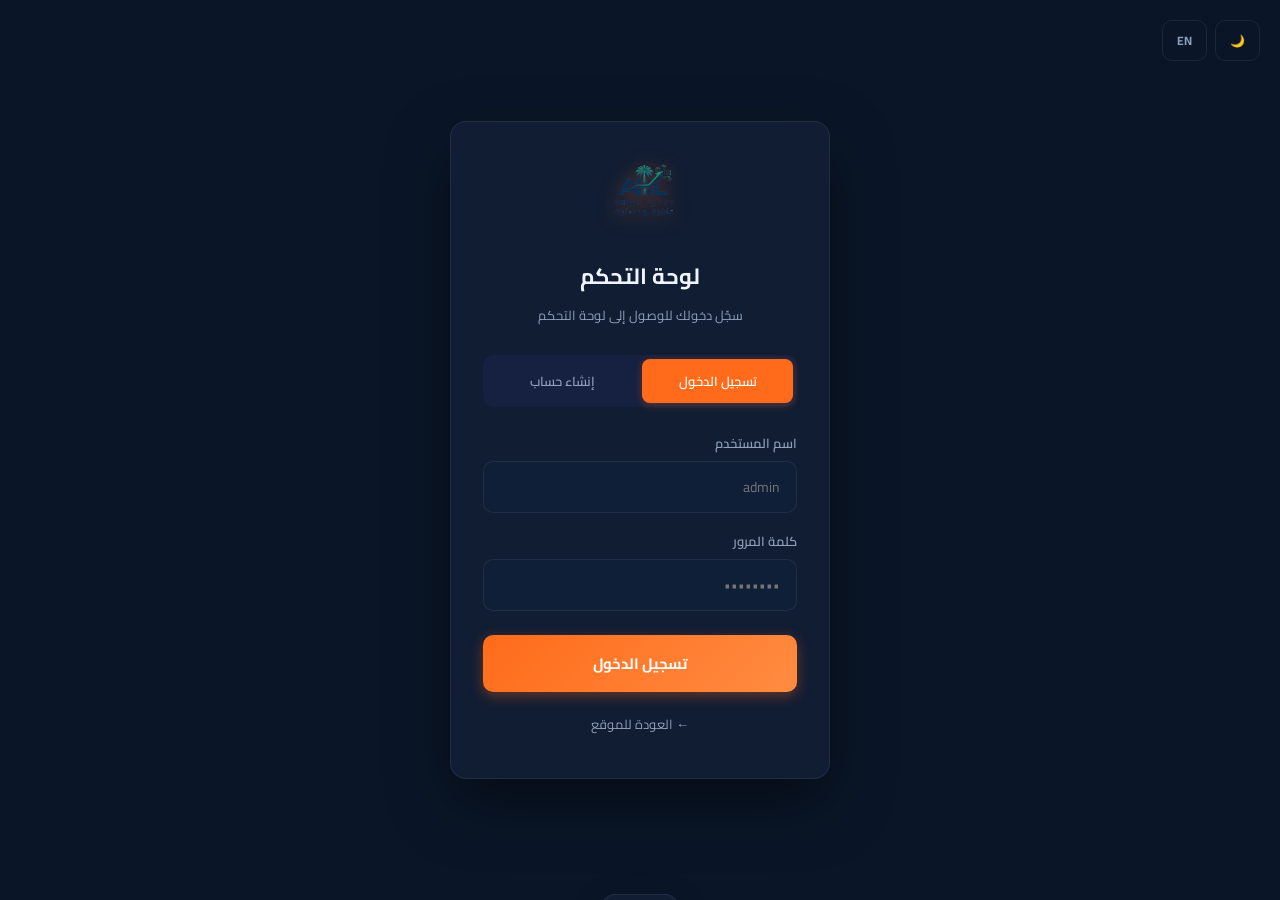
<file: login.html>
<!DOCTYPE html>
<html lang="ar" dir="rtl" data-lang="ar" data-theme="dark">
<head>
<meta charset="UTF-8">
<meta name="viewport" content="width=device-width, initial-scale=1.0">
<title>تسجيل الدخول | Aafiya Login</title>
<link rel="icon" type="image/png" href="img/logo.png">
<link rel="preconnect" href="https://fonts.googleapis.com">
<link href="https://fonts.googleapis.com/css2?family=Cairo:wght@300;400;500;600;700;800;900&family=Inter:wght@300;400;500;600;700;800&display=swap" rel="stylesheet">
<link rel="stylesheet" href="https://cdnjs.cloudflare.com/ajax/libs/font-awesome/6.5.1/css/all.min.css">
<style>
:root{--or:#FF6B1A;--or2:#FF8C42;--or-g:rgba(255,107,26,.14);--bg:#0A1628;--bg2:#0F1F38;--bg3:#162040;--card:#111D33;--txt:#F0F4FF;--txt2:#8FA0BB;--bdr:rgba(255,255,255,.07);--bdr-or:rgba(255,107,26,.28);--r:16px;--font-ar:'Cairo',sans-serif;--font-en:'Inter',sans-serif;}
[data-theme="light"]{--bg:#F0F4FA;--bg2:#E4EBF5;--bg3:#D8E3F0;--card:#FFFFFF;--txt:#0F1F38;--txt2:#4A6080;--bdr:rgba(0,0,0,.09);--bdr-or:rgba(255,107,26,.35);}
*,*::before,*::after{box-sizing:border-box;margin:0;padding:0;}
html{height:100%;}
body{font-family:var(--font-ar);background:var(--bg);color:var(--txt);min-height:100vh;display:flex;align-items:center;justify-content:center;transition:background .35s,color .35s;}
[data-lang="en"]{direction:ltr;font-family:var(--font-en);}
[data-lang="en"] [data-ar]{display:none;}
[data-lang="ar"] [data-en]{display:none;}
.login-wrap{width:100%;max-width:420px;padding:20px;}
.login-card{background:var(--card);border:1px solid var(--bdr);border-radius:var(--r);padding:40px 32px;box-shadow:0 24px 64px rgba(0,0,0,.45);}
.login-logo{text-align:center;margin-bottom:28px;}
.login-logo img{height:56px;filter:drop-shadow(0 2px 10px rgba(255,107,26,.35));}
.login-title{text-align:center;font-size:22px;font-weight:700;margin-bottom:6px;}
.login-sub{text-align:center;font-size:13px;color:var(--txt2);margin-bottom:28px;}
.tabs{display:flex;gap:4px;background:var(--bg3);border-radius:10px;padding:4px;margin-bottom:24px;}
.tab{flex:1;padding:10px;text-align:center;border:none;background:transparent;color:var(--txt2);border-radius:8px;cursor:pointer;font-family:inherit;font-size:13px;font-weight:600;transition:all .25s;}
.tab.act{background:var(--or);color:#fff;box-shadow:0 2px 8px rgba(255,107,26,.3);}
.form-group{margin-bottom:16px;}
.form-group label{display:block;font-size:13px;font-weight:600;color:var(--txt2);margin-bottom:6px;}
.form-group input{width:100%;padding:12px 16px;background:var(--bg2);border:1px solid var(--bdr);border-radius:10px;color:var(--txt);font-size:14px;font-family:inherit;outline:none;transition:border-color .25s;}
.form-group input:focus{border-color:var(--or);}
.btn-login{width:100%;padding:14px;background:linear-gradient(135deg,var(--or),var(--or2));color:#fff;border:none;border-radius:10px;font-size:15px;font-weight:700;cursor:pointer;font-family:inherit;transition:all .3s;box-shadow:0 4px 14px rgba(255,107,26,.35);margin-top:8px;}
.btn-login:hover{transform:translateY(-2px);box-shadow:0 8px 22px rgba(255,107,26,.5);}
.form-panel{display:none;}
.form-panel.act{display:block;}
.top-actions{position:fixed;top:20px;right:20px;display:flex;gap:8px;z-index:10;}
.btn-sm{padding:8px 14px;border:1px solid var(--bdr);background:transparent;border-radius:10px;cursor:pointer;font-family:inherit;font-size:12px;font-weight:700;color:var(--txt2);transition:all .25s;}
.btn-sm:hover{border-color:var(--bdr-or);background:var(--or-g);color:var(--or);}
.toast{position:fixed;bottom:30px;left:50%;transform:translateX(-50%) translateY(80px);background:var(--card);border:1px solid var(--bdr);padding:14px 28px;border-radius:12px;font-size:14px;box-shadow:0 12px 32px rgba(0,0,0,.3);transition:transform .4s cubic-bezier(.34,1.56,.64,1);z-index:9999;white-space:nowrap;}
.toast.show{transform:translateX(-50%) translateY(0);}
.back-link{text-align:center;margin-top:16px;}
.back-link a{color:var(--txt2);font-size:13px;text-decoration:none;transition:color .25s;}
.back-link a:hover{color:var(--or);}
@media(max-width:480px){.login-card{padding:28px 20px;}.top-actions{top:12px;right:12px;}}
</style>
</head>
<body>

<div class="top-actions">
  <button class="btn-sm" onclick="toggleTheme()" id="theme-btn">🌙</button>
  <button class="btn-sm" onclick="toggleLang()" id="lang-btn">EN</button>
</div>

<div class="login-wrap">
  <div class="login-card">
    <div class="login-logo"><img src="img/logo.png" alt="Aafiya"></div>
    <div class="login-title"><span data-ar>لوحة التحكم</span><span data-en>Dashboard</span></div>
    <div class="login-sub"><span data-ar>سجّل دخولك للوصول إلى لوحة التحكم</span><span data-en>Sign in to access the dashboard</span></div>
    
    <div class="tabs">
      <button class="tab act" onclick="showTab('login')"><span data-ar>تسجيل الدخول</span><span data-en>Login</span></button>
      <button class="tab" onclick="showTab('register')"><span data-ar>إنشاء حساب</span><span data-en>Register</span></button>
    </div>

    <!-- Login Form -->
    <div class="form-panel act" id="login-panel">
      <div class="form-group">
        <label><span data-ar>اسم المستخدم</span><span data-en>Username</span></label>
        <input type="text" id="log-user" placeholder="admin" autocomplete="username">
      </div>
      <div class="form-group">
        <label><span data-ar>كلمة المرور</span><span data-en>Password</span></label>
        <input type="password" id="log-pass" placeholder="••••••••" autocomplete="current-password">
      </div>
      <button class="btn-login" onclick="login()"><span data-ar>تسجيل الدخول</span><span data-en>Sign In</span></button>
    </div>

    <!-- Register Form -->
    <div class="form-panel" id="register-panel">
      <div class="form-group">
        <label><span data-ar>اسم المستخدم</span><span data-en>Username</span></label>
        <input type="text" id="reg-user" placeholder="admin" autocomplete="username">
      </div>
      <div class="form-group">
        <label><span data-ar>كلمة المرور</span><span data-en>Password</span></label>
        <input type="password" id="reg-pass" placeholder="••••••••" autocomplete="new-password">
      </div>
      <div class="form-group">
        <label><span data-ar>تأكيد كلمة المرور</span><span data-en>Confirm Password</span></label>
        <input type="password" id="reg-pass2" placeholder="••••••••" autocomplete="new-password">
      </div>
      <button class="btn-login" onclick="register()"><span data-ar>إنشاء الحساب</span><span data-en>Create Account</span></button>
    </div>

    <div class="back-link">
      <a href="index.html">← <span data-ar>العودة للموقع</span><span data-en>Back to Website</span></a>
    </div>
  </div>
</div>

<div class="toast" id="toast"><span id="toast-msg">✅</span></div>

<script>
// Lang/Theme
let lang=localStorage.getItem('riaya-lang')||'ar';
let theme=localStorage.getItem('riaya-theme')||'dark';
function applyLang(){document.documentElement.setAttribute('data-lang',lang);document.documentElement.setAttribute('dir',lang==='ar'?'rtl':'ltr');document.getElementById('lang-btn').textContent=lang==='ar'?'EN':'عر';}
function applyTheme(){document.documentElement.setAttribute('data-theme',theme);document.getElementById('theme-btn').textContent=theme==='dark'?'🌙':'☀️';}
function toggleLang(){lang=lang==='ar'?'en':'ar';localStorage.setItem('riaya-lang',lang);applyLang();}
function toggleTheme(){theme=theme==='dark'?'light':'dark';localStorage.setItem('riaya-theme',theme);applyTheme();}
applyLang();applyTheme();

// Seed default demo account
(function(){
  const users=JSON.parse(localStorage.getItem('riaya-users')||'[]');
  if(!users.find(u=>u.username==='admin')){
    function _h(p){let h=0;for(let i=0;i<p.length;i++){h=((h<<5)-h)+p.charCodeAt(i);h|=0;}return h.toString(36);}
    users.push({username:'admin',password:_h('admin123')});
    localStorage.setItem('riaya-users',JSON.stringify(users));
  }
})();

// Check if already logged in
(function(){
  const a=JSON.parse(localStorage.getItem('riaya-auth')||'null');
  if(a&&Date.now()-a.time<86400000){location.replace('dashboard.html');return;}
})();

// Tabs
function showTab(tab){
  document.querySelectorAll('.tab').forEach((t,i)=>t.classList.toggle('act',i===(tab==='login'?0:1)));
  document.getElementById('login-panel').classList.toggle('act',tab==='login');
  document.getElementById('register-panel').classList.toggle('act',tab==='register');
}

// Toast
function toast(msg){const t=document.getElementById('toast');document.getElementById('toast-msg').textContent=msg;t.classList.add('show');setTimeout(()=>t.classList.remove('show'),3000);}

// Hash
function hashPw(p){let h=0;for(let i=0;i<p.length;i++){h=((h<<5)-h)+p.charCodeAt(i);h|=0;}return h.toString(36);}

// Login
function login(){
  const user=document.getElementById('log-user').value.trim();
  const pass=document.getElementById('log-pass').value;
  if(!user||!pass)return toast(lang==='ar'?'⚠️ أدخل جميع البيانات':'⚠️ Fill in all fields');
  const users=JSON.parse(localStorage.getItem('riaya-users')||'[]');
  const found=users.find(u=>u.username===user&&u.password===hashPw(pass));
  if(!found)return toast(lang==='ar'?'⚠️ بيانات الدخول غير صحيحة':'⚠️ Invalid credentials');
  localStorage.setItem('riaya-auth',JSON.stringify({user:user,time:Date.now()}));
  location.href='dashboard.html';
}

// Register
function register(){
  const user=document.getElementById('reg-user').value.trim();
  const pass=document.getElementById('reg-pass').value;
  const pass2=document.getElementById('reg-pass2').value;
  if(!user||!pass)return toast(lang==='ar'?'⚠️ أدخل جميع البيانات':'⚠️ Fill in all fields');
  if(pass!==pass2)return toast(lang==='ar'?'⚠️ كلمة المرور غير متطابقة':'⚠️ Passwords do not match');
  if(pass.length<4)return toast(lang==='ar'?'⚠️ كلمة المرور قصيرة (4 أحرف على الأقل)':'⚠️ Password too short (min 4 chars)');
  if(user.length<3)return toast(lang==='ar'?'⚠️ اسم المستخدم قصير':'⚠️ Username too short');
  const users=JSON.parse(localStorage.getItem('riaya-users')||'[]');
  if(users.find(u=>u.username===user))return toast(lang==='ar'?'⚠️ اسم المستخدم موجود مسبقاً':'⚠️ Username already exists');
  users.push({username:user,password:hashPw(pass)});
  localStorage.setItem('riaya-users',JSON.stringify(users));
  toast(lang==='ar'?'✅ تم إنشاء الحساب بنجاح!':'✅ Account created successfully!');
  setTimeout(()=>showTab('login'),1000);
}

// Enter key
document.addEventListener('keydown',e=>{
  if(e.key==='Enter'){
    if(document.getElementById('login-panel').classList.contains('act'))login();
    else register();
  }
});
</script>
</body>
</html>
</file>
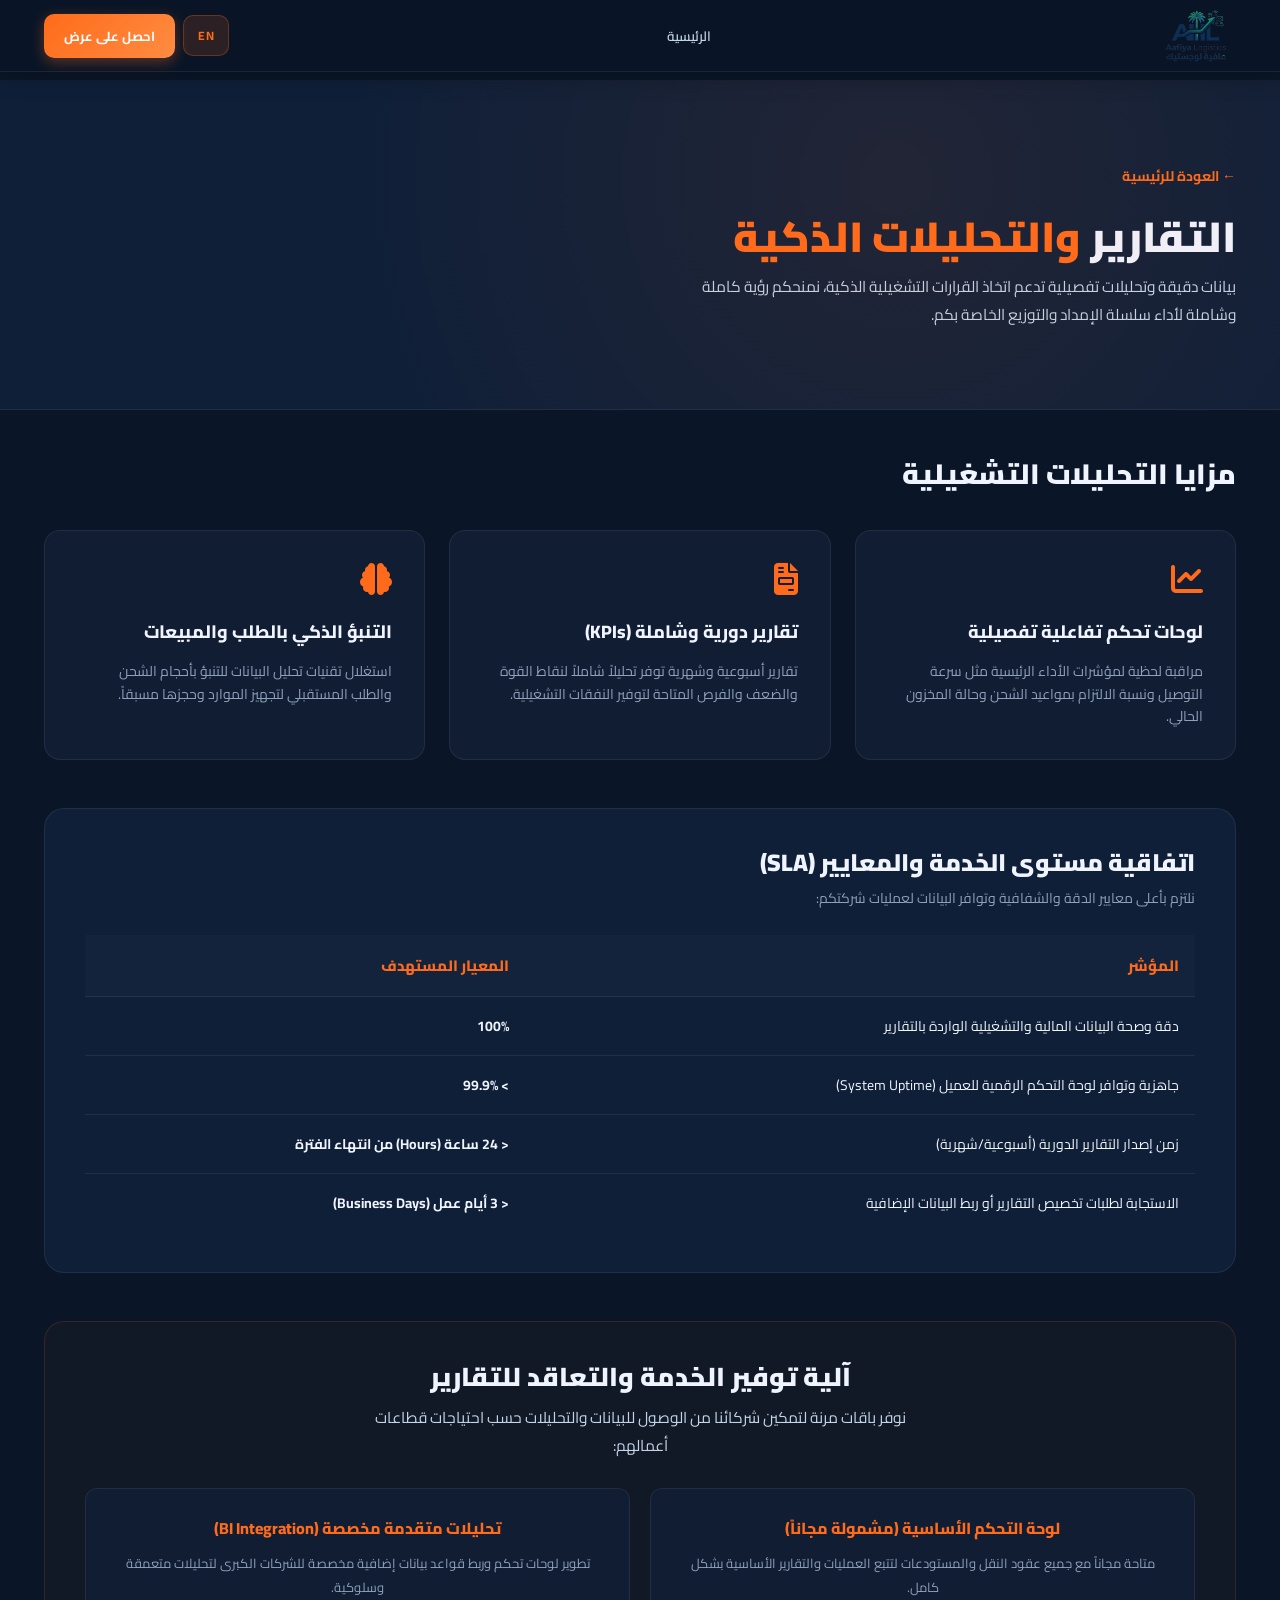
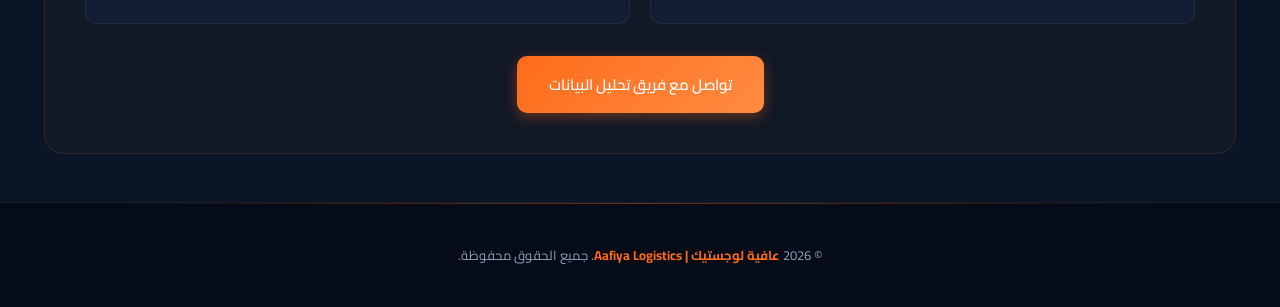
<file: services/analytics.html>
<!DOCTYPE html>
<html lang="ar" dir="rtl" data-lang="ar" data-theme="dark">
<head>
  <script>
    (function() {
      var lang = localStorage.getItem('riaya-lang') || 'ar';
      document.documentElement.setAttribute('data-lang', lang);
      document.documentElement.setAttribute('dir', lang === 'ar' ? 'rtl' : 'ltr');
    })();
  </script>
  <meta charset="UTF-8">
  <meta name="viewport" content="width=device-width, initial-scale=1.0">
  <title data-ar>التقارير والتحليلات | عافية لوجستيك</title>
  <title data-en>Reports & Analytics | Aafiya Logistics</title>
  <meta name="description" content="لوحات تحكم ذكية وتقارير أداء دورية توفر لك رؤية كاملة وتحليلات تفصيلية لتحسين كفاءة عملياتك اللوجستية | Logistics reports and BI analytics in Saudi Arabia">
  <link rel="icon" type="image/png" href="../img/logo.png">
  <link href="https://fonts.googleapis.com/css2?family=Cairo:wght@300;400;500;600;700;800;900&family=Tajawal:wght@300;400;500;700;800&family=Bebas+Neue&family=Inter:wght@300;400;500;600;700;800&display=swap" rel="stylesheet">
  <link rel="stylesheet" href="https://cdnjs.cloudflare.com/ajax/libs/font-awesome/6.5.1/css/all.min.css">
  <link rel="stylesheet" href="../style.css?v=22">
  <style>
    body {
      padding-top: 80px;
    }
    .svc-detail-hero {
      position: relative;
      padding: 80px 44px;
      background: var(--bg2);
      border-bottom: 1px solid var(--bdr);
      overflow: hidden;
    }
    .svc-detail-hero::before {
      content: '';
      position: absolute;
      inset: 0;
      background: radial-gradient(circle at 70% 30%, rgba(255, 107, 26, 0.08) 0%, transparent 60%);
      pointer-events: none;
    }
    .svc-detail-container {
      max-width: 1280px;
      margin: 0 auto;
      padding: 48px 44px;
    }
    .back-btn {
      display: inline-flex;
      align-items: center;
      gap: 8px;
      color: var(--or);
      text-decoration: none;
      font-size: 14px;
      font-weight: 700;
      margin-bottom: 24px;
      transition: transform 0.2s ease;
    }
    .back-btn:hover {
      transform: translateX(-4px);
    }
    [data-lang="en"] .back-btn:hover {
      transform: translateX(4px);
    }
    .features-grid {
      display: grid;
      grid-template-columns: repeat(3, 1fr);
      gap: 24px;
      margin: 40px 0;
    }
    .feature-card {
      background: var(--card);
      border: 1px solid var(--bdr);
      border-radius: 16px;
      padding: 32px;
      transition: all 0.3s ease;
    }
    .feature-card:hover {
      border-color: rgba(255, 107, 26, 0.3);
      transform: translateY(-4px);
    }
    .feature-card i {
      font-size: 32px;
      color: var(--or);
      margin-bottom: 20px;
    }
    .feature-card h3 {
      font-size: 18px;
      font-weight: 800;
      margin-bottom: 12px;
      color: var(--txt);
    }
    .feature-card p {
      font-size: 14px;
      color: var(--txt2);
      line-height: 1.6;
    }
    .sla-section {
      background: var(--bg2);
      border: 1px solid var(--bdr);
      border-radius: 20px;
      padding: 40px;
      margin: 48px 0;
    }
    .sla-table {
      width: 100%;
      border-collapse: collapse;
      margin-top: 24px;
      text-align: right;
    }
    [data-lang="en"] .sla-table {
      text-align: left;
    }
    .sla-table th, .sla-table td {
      padding: 16px;
      border-bottom: 1px solid var(--bdr);
      font-size: 14px;
    }
    .sla-table th {
      color: var(--or);
      font-weight: 800;
      font-size: 15px;
    }
    .sla-table td strong {
      color: var(--txt);
    }
    @media(max-width: 900px) {
      .features-grid {
        grid-template-columns: 1fr;
      }
      .svc-detail-hero, .svc-detail-container {
        padding: 40px 24px;
      }
    }
  </style>
  <script type="application/ld+json">
  {
    "@context": "https://schema.org",
    "@type": "Service",
    "serviceType": "Reports & Analytics",
    "provider": {
      "@type": "Organization",
      "name": "عافية لوجستيك",
      "url": "https://aafiyahala.fun"
    },
    "areaServed": "SA",
    "description": "لوحات تحكم ذكية وتقارير أداء دورية توفر لك رؤية كاملة وتحليلات تفصيلية لتحسين كفاءة عملياتك اللوجستية وسلاسل الإمداد."
  }
  </script>
</head>
<body>

  <!-- NAVBAR -->
  <div id="nav" class="scrolled">
    <div class="nav-logo" onclick="location.href='../index.html'">
      <img src="../img/logo.png" alt="Aafiya Logistics">
    </div>
    <div class="nav-links">
      <a href="../index.html" class="nl" data-ar>الرئيسية</a>
      <a href="../index.html" class="nl" data-en>Home</a>
    </div>
    <div class="nav-actions">
      <button class="btn-lang" onclick="toggleLangBtn()">EN</button>
      <button class="btn-cta" onclick="location.href='../index.html#contact-s'" data-ar>احصل على عرض</button>
      <button class="btn-cta" onclick="location.href='../index.html#contact-s'" data-en>Get a Quote</button>
    </div>
  </div>

  <!-- HERO -->
  <section class="svc-detail-hero">
    <div class="svc-detail-container" style="padding: 0;">
      <a href="../index.html" class="back-btn">
        <span data-ar>← العودة للرئيسية</span>
        <span data-en>← Back to Home</span>
      </a>
      <h1 class="sec-title">
        <span data-ar>التقارير <span class="hl">والتحليلات الذكية</span></span>
        <span data-en>Reports & <span class="hl">Logistics Analytics</span></span>
      </h1>
      <p class="sec-sub">
        <span data-ar>بيانات دقيقة وتحليلات تفصيلية تدعم اتخاذ القرارات التشغيلية الذكية، نمنحكم رؤية كاملة وشاملة لأداء سلسلة الإمداد والتوزيع الخاصة بكم.</span>
        <span data-en>Accurate data and deep Business Intelligence reports to power your operations, providing end-to-end transparency over your logistics performance.</span>
      </p>
    </div>
  </section>

  <!-- CONTENT -->
  <div class="svc-detail-container">
    <h2 class="sec-title" style="font-size: 28px;">
      <span data-ar>مزايا التحليلات التشغيلية</span>
      <span data-en>Operational Analytics Advantages</span>
    </h2>
    
    <div class="features-grid">
      <!-- Feature 1 -->
      <div class="feature-card">
        <i class="fa-solid fa-chart-line"></i>
        <h3 data-ar>لوحات تحكم تفاعلية تفصيلية</h3>
        <h3 data-en>Interactive Live Dashboards</h3>
        <p data-ar>مراقبة لحظية لمؤشرات الأداء الرئيسية مثل سرعة التوصيل ونسبة الالتزام بمواعيد الشحن وحالة المخزون الحالي.</p>
        <p data-en>Monitor critical KPIs including on-time dispatch rates, courier efficiency, and active warehouse inventory balances.</p>
      </div>
      <!-- Feature 2 -->
      <div class="feature-card">
        <i class="fa-solid fa-file-invoice"></i>
        <h3 data-ar>تقارير دورية وشاملة (KPIs)</h3>
        <h3 data-en>Weekly & Monthly Audits</h3>
        <p data-ar>تقارير أسبوعية وشهرية توفر تحليلاً شاملاً لنقاط القوة والضعف والفرص المتاحة لتوفير النفقات التشغيلية.</p>
        <p data-en>Comprehensive logistics data packets breaking down costs and performance trends to identify efficiency gains.</p>
      </div>
      <!-- Feature 3 -->
      <div class="feature-card">
        <i class="fa-solid fa-brain"></i>
        <h3 data-ar>التنبؤ الذكي بالطلب والمبيعات</h3>
        <h3 data-en>Demand Forecasting Models</h3>
        <p data-ar>استغلال تقنيات تحليل البيانات للتنبؤ بأحجام الشحن والطلب المستقبلي لتجهيز الموارد وحجزها مسبقاً.</p>
        <p data-en>Utilize historical data trends to predict outbound delivery patterns and secure transit capacity proactively.</p>
      </div>
    </div>

    <!-- SLAs -->
    <div class="sla-section">
      <h2 class="sec-title" style="font-size: 24px; margin-bottom: 8px;">
        <span data-ar>اتفاقية مستوى الخدمة والمعايير (SLA)</span>
        <span data-en>Service Level Agreements (SLA)</span>
      </h2>
      <p style="color: var(--txt2); font-size: 14px;">
        <span data-ar>نلتزم بأعلى معايير الدقة والشفافية وتوافر البيانات لعمليات شركتكم:</span>
        <span data-en>Guarantee total data accuracy, availability, and reporting timelines under concrete SLAs:</span>
      </p>
      
      <table class="sla-table">
        <thead>
          <tr>
            <th data-ar>المؤشر</th>
            <th data-en>KPI Metric</th>
            <th data-ar>المعيار المستهدف</th>
            <th data-en>Target standard</th>
          </tr>
        </thead>
        <tbody>
          <tr>
            <td data-ar>دقة وصحة البيانات المالية والتشغيلية الواردة بالتقارير</td>
            <td data-en>Reporting Data Accuracy</td>
            <td><strong>100%</strong></td>
          </tr>
          <tr>
            <td data-ar>جاهزية وتوافر لوحة التحكم الرقمية للعميل (System Uptime)</td>
            <td data-en>Dashboard System Uptime</td>
            <td><strong>&gt; 99.9%</strong></td>
          </tr>
          <tr>
            <td data-ar>زمن إصدار التقارير الدورية (أسبوعية/شهرية)</td>
            <td data-en>Report Delivery Turnaround</td>
            <td><strong>&lt; 24 ساعة (Hours) من انتهاء الفترة</strong></td>
          </tr>
          <tr>
            <td data-ar>الاستجابة لطلبات تخصيص التقارير أو ربط البيانات الإضافية</td>
            <td data-en>Custom Report Setup SLA</td>
            <td><strong>&lt; 3 أيام عمل (Business Days)</strong></td>
          </tr>
        </tbody>
      </table>
    </div>

    <!-- Pricing Section -->
    <div style="background: rgba(255,107,26,0.03); border: 1px solid rgba(255,107,26,0.15); border-radius: 20px; padding: 40px; text-align: center;">
      <h2 class="sec-title" style="font-size: 26px;">
        <span data-ar>آلية توفير الخدمة والتعاقد للتقارير</span>
        <span data-en>Service Provisioning & Pricing</span>
      </h2>
      <p class="sec-sub" style="margin: 12px auto 28px;">
        <span data-ar>نوفر باقات مرنة لتمكين شركائنا من الوصول للبيانات والتحليلات حسب احتياجات قطاعات أعمالهم:</span>
        <span data-en>Agile analytics packages designed to grant data access according to your operational demands:</span>
      </p>
      <div style="display: flex; gap: 20px; justify-content: center; flex-wrap: wrap;">
        <div style="background: var(--card); border: 1px solid var(--bdr); border-radius: 12px; padding: 24px; min-width: 260px; flex: 1;">
          <h4 style="color: var(--or); font-weight: 800; font-size: 16px; margin-bottom: 8px;" data-ar>لوحة التحكم الأساسية (مشمولة مجاناً)</h4>
          <h4 style="color: var(--or); font-weight: 800; font-size: 16px; margin-bottom: 8px;" data-en>Standard Analytics (Included Free)</h4>
          <p style="font-size: 13px; color: var(--txt2);" data-ar>متاحة مجاناً مع جميع عقود النقل والمستودعات لتتبع العمليات والتقارير الأساسية بشكل كامل.</p>
          <p style="font-size: 13px; color: var(--txt2);" data-en>Standard reporting and tracking portal access bundled with all active warehousing/freight contracts.</p>
        </div>
        <div style="background: var(--card); border: 1px solid var(--bdr); border-radius: 12px; padding: 24px; min-width: 260px; flex: 1;">
          <h4 style="color: var(--or); font-weight: 800; font-size: 16px; margin-bottom: 8px;" data-ar>تحليلات متقدمة مخصصة (BI Integration)</h4>
          <h4 style="color: var(--or); font-weight: 800; font-size: 16px; margin-bottom: 8px;" data-en>Enterprise Custom BI Integration</h4>
          <p style="font-size: 13px; color: var(--txt2);" data-ar>تطوير لوحات تحكم وربط قواعد بيانات إضافية مخصصة للشركات الكبرى لتحليلات متعمقة وسلوكية.</p>
          <p style="font-size: 13px; color: var(--txt2);" data-en>Tailored business intelligence models and dedicated database views customized for large enterprises.</p>
        </div>
      </div>
      <button class="btn-primary" onclick="location.href='../index.html#contact-s'" style="margin-top: 32px; padding: 14px 32px; font-size: 15px;">
        <span data-ar>تواصل مع فريق تحليل البيانات</span>
        <span data-en>Contact Data Analytics Experts</span>
      </button>
    </div>
  </div>

  <!-- FOOTER -->
  <footer style="background:#060C17; border-top: 1px solid var(--bdr); padding: 40px 44px; text-align: center;">
    <p style="font-size: 13px; color: var(--txt2);">
      © 2026 <span style="color: var(--or); font-weight: 700;">عافية لوجستيك | Aafiya Logistics</span>. جميع الحقوق محفوظة.
    </p>
  </footer>

  <script>
    function toggleLangBtn() {
      var currentLang = localStorage.getItem('riaya-lang') || 'ar';
      var nextLang = currentLang === 'ar' ? 'en' : 'ar';
      localStorage.setItem('riaya-lang', nextLang);
      document.documentElement.setAttribute('data-lang', nextLang);
      document.documentElement.setAttribute('dir', nextLang === 'ar' ? 'rtl' : 'ltr');
      var btn = document.querySelector('.btn-lang');
      if(btn) btn.textContent = nextLang === 'ar' ? 'EN' : 'عر';
    }
    window.addEventListener('load', function() {
      var currentLang = localStorage.getItem('riaya-lang') || 'ar';
      var btn = document.querySelector('.btn-lang');
      if(btn) btn.textContent = currentLang === 'ar' ? 'EN' : 'عر';
    });
  </script>
</body>
</html>
</file>
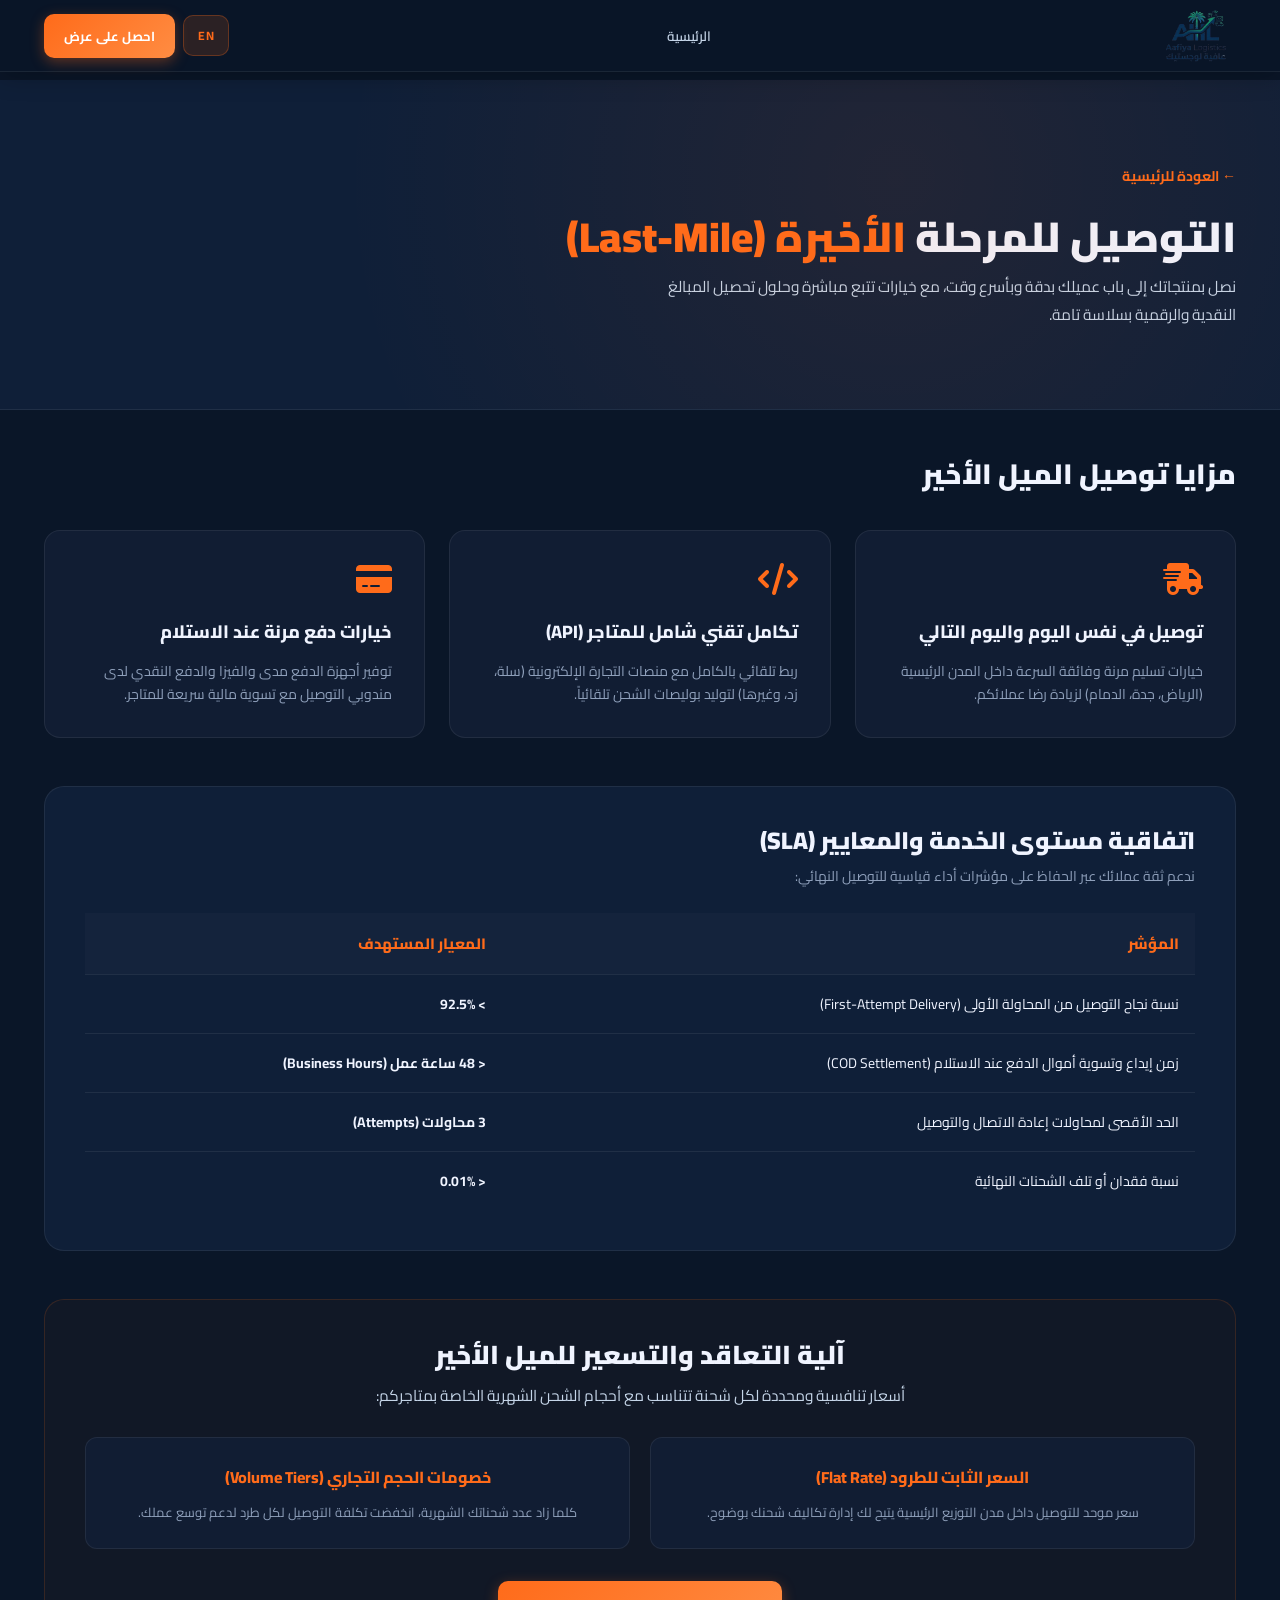
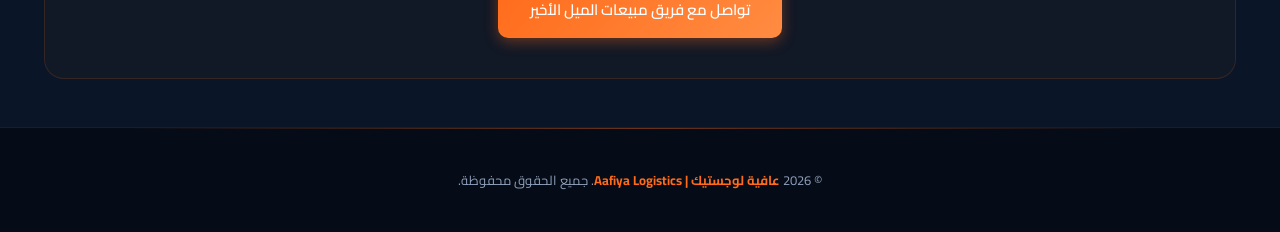
<file: services/delivery.html>
<!DOCTYPE html>
<html lang="ar" dir="rtl" data-lang="ar" data-theme="dark">
<head>
  <script>
    (function() {
      var lang = localStorage.getItem('riaya-lang') || 'ar';
      document.documentElement.setAttribute('data-lang', lang);
      document.documentElement.setAttribute('dir', lang === 'ar' ? 'rtl' : 'ltr');
    })();
  </script>
  <meta charset="UTF-8">
  <meta name="viewport" content="width=device-width, initial-scale=1.0">
  <title data-ar>التوصيل للمرحلة الأخيرة | عافية لوجستيك</title>
  <title data-en>Last-Mile Delivery | Aafiya Logistics</title>
  <meta name="description" content="خدمات توصيل سريع ودقيق للميل الأخير تربط المتاجر الإلكترونية بعملائها النهائيين في كافة مناطق المملكة | Last-mile shipping and delivery services in Saudi Arabia">
  <link rel="icon" type="image/png" href="../img/logo.png">
  <link href="https://fonts.googleapis.com/css2?family=Cairo:wght@300;400;500;600;700;800;900&family=Tajawal:wght@300;400;500;700;800&family=Bebas+Neue&family=Inter:wght@300;400;500;600;700;800&display=swap" rel="stylesheet">
  <link rel="stylesheet" href="https://cdnjs.cloudflare.com/ajax/libs/font-awesome/6.5.1/css/all.min.css">
  <link rel="stylesheet" href="../style.css?v=22">
  <style>
    body {
      padding-top: 80px;
    }
    .svc-detail-hero {
      position: relative;
      padding: 80px 44px;
      background: var(--bg2);
      border-bottom: 1px solid var(--bdr);
      overflow: hidden;
    }
    .svc-detail-hero::before {
      content: '';
      position: absolute;
      inset: 0;
      background: radial-gradient(circle at 70% 30%, rgba(255, 107, 26, 0.08) 0%, transparent 60%);
      pointer-events: none;
    }
    .svc-detail-container {
      max-width: 1280px;
      margin: 0 auto;
      padding: 48px 44px;
    }
    .back-btn {
      display: inline-flex;
      align-items: center;
      gap: 8px;
      color: var(--or);
      text-decoration: none;
      font-size: 14px;
      font-weight: 700;
      margin-bottom: 24px;
      transition: transform 0.2s ease;
    }
    .back-btn:hover {
      transform: translateX(-4px);
    }
    [data-lang="en"] .back-btn:hover {
      transform: translateX(4px);
    }
    .features-grid {
      display: grid;
      grid-template-columns: repeat(3, 1fr);
      gap: 24px;
      margin: 40px 0;
    }
    .feature-card {
      background: var(--card);
      border: 1px solid var(--bdr);
      border-radius: 16px;
      padding: 32px;
      transition: all 0.3s ease;
    }
    .feature-card:hover {
      border-color: rgba(255, 107, 26, 0.3);
      transform: translateY(-4px);
    }
    .feature-card i {
      font-size: 32px;
      color: var(--or);
      margin-bottom: 20px;
    }
    .feature-card h3 {
      font-size: 18px;
      font-weight: 800;
      margin-bottom: 12px;
      color: var(--txt);
    }
    .feature-card p {
      font-size: 14px;
      color: var(--txt2);
      line-height: 1.6;
    }
    .sla-section {
      background: var(--bg2);
      border: 1px solid var(--bdr);
      border-radius: 20px;
      padding: 40px;
      margin: 48px 0;
    }
    .sla-table {
      width: 100%;
      border-collapse: collapse;
      margin-top: 24px;
      text-align: right;
    }
    [data-lang="en"] .sla-table {
      text-align: left;
    }
    .sla-table th, .sla-table td {
      padding: 16px;
      border-bottom: 1px solid var(--bdr);
      font-size: 14px;
    }
    .sla-table th {
      color: var(--or);
      font-weight: 800;
      font-size: 15px;
    }
    .sla-table td strong {
      color: var(--txt);
    }
    @media(max-width: 900px) {
      .features-grid {
        grid-template-columns: 1fr;
      }
      .svc-detail-hero, .svc-detail-container {
        padding: 40px 24px;
      }
    }
  </style>
  <script type="application/ld+json">
  {
    "@context": "https://schema.org",
    "@type": "Service",
    "serviceType": "Last-Mile Delivery",
    "provider": {
      "@type": "Organization",
      "name": "عافية لوجستيك",
      "url": "https://aafiyahala.fun"
    },
    "areaServed": "SA",
    "description": "خدمات توصيل سريع ودقيق للميل الأخير تربط المتاجر الإلكترونية بعملائها النهائيين في كافة مناطق المملكة العربية السعودية."
  }
  </script>
</head>
<body>

  <!-- NAVBAR -->
  <div id="nav" class="scrolled">
    <div class="nav-logo" onclick="location.href='../index.html'">
      <img src="../img/logo.png" alt="Aafiya Logistics">
    </div>
    <div class="nav-links">
      <a href="../index.html" class="nl" data-ar>الرئيسية</a>
      <a href="../index.html" class="nl" data-en>Home</a>
    </div>
    <div class="nav-actions">
      <button class="btn-lang" onclick="toggleLangBtn()">EN</button>
      <button class="btn-cta" onclick="location.href='../index.html#contact-s'" data-ar>احصل على عرض</button>
      <button class="btn-cta" onclick="location.href='../index.html#contact-s'" data-en>Get a Quote</button>
    </div>
  </div>

  <!-- HERO -->
  <section class="svc-detail-hero">
    <div class="svc-detail-container" style="padding: 0;">
      <a href="../index.html" class="back-btn">
        <span data-ar>← العودة للرئيسية</span>
        <span data-en>← Back to Home</span>
      </a>
      <h1 class="sec-title">
        <span data-ar>التوصيل للمرحلة <span class="hl">الأخيرة (Last-Mile)</span></span>
        <span data-en>Last-Mile <span class="hl">Delivery Services</span></span>
      </h1>
      <p class="sec-sub">
        <span data-ar>نصل بمنتجاتك إلى باب عميلك بدقة وبأسرع وقت، مع خيارات تتبع مباشرة وحلول تحصيل المبالغ النقدية والرقمية بسلاسة تامة.</span>
        <span data-en>Deliver your products directly to your customer's doorstep with speed and precision, offering live tracking and integrated COD settlement.</span>
      </p>
    </div>
  </section>

  <!-- CONTENT -->
  <div class="svc-detail-container">
    <h2 class="sec-title" style="font-size: 28px;">
      <span data-ar>مزايا توصيل الميل الأخير</span>
      <span data-en>Last-Mile Operational Advantages</span>
    </h2>
    
    <div class="features-grid">
      <!-- Feature 1 -->
      <div class="feature-card">
        <i class="fa-solid fa-truck-fast"></i>
        <h3 data-ar>توصيل في نفس اليوم واليوم التالي</h3>
        <h3 data-en>Same-day & Next-day Delivery</h3>
        <p data-ar>خيارات تسليم مرنة وفائقة السرعة داخل المدن الرئيسية (الرياض، جدة، الدمام) لزيادة رضا عملائكم.</p>
        <p data-en>Ultra-fast delivery solutions in KSA metro areas to satisfy demanding consumer expectations.</p>
      </div>
      <!-- Feature 2 -->
      <div class="feature-card">
        <i class="fa-solid fa-code"></i>
        <h3 data-ar>تكامل تقني شامل للمتاجر (API)</h3>
        <h3 data-en>Developer API Integration</h3>
        <p data-ar>ربط تلقائي بالكامل مع منصات التجارة الإلكترونية (سلة، زد، وغيرها) لتوليد بوليصات الشحن تلقائياً.</p>
        <p data-en>Full automation with Salla, Zid, and custom e-commerce engines to print labels and sync tracking numbers.</p>
      </div>
      <!-- Feature 3 -->
      <div class="feature-card">
        <i class="fa-solid fa-credit-card"></i>
        <h3 data-ar>خيارات دفع مرنة عند الاستلام</h3>
        <h3 data-en>Cash & Mada on Delivery</h3>
        <p data-ar>توفير أجهزة الدفع مدى والفيزا والدفع النقدي لدى مندوبي التوصيل مع تسوية مالية سريعة للمتاجر.</p>
        <p data-en>Mada cards, credit cards, and cash collection supported by our couriers with rapid merchant payouts.</p>
      </div>
    </div>

    <!-- SLAs -->
    <div class="sla-section">
      <h2 class="sec-title" style="font-size: 24px; margin-bottom: 8px;">
        <span data-ar>اتفاقية مستوى الخدمة والمعايير (SLA)</span>
        <span data-en>Service Level Agreements (SLA)</span>
      </h2>
      <p style="color: var(--txt2); font-size: 14px;">
        <span data-ar>ندعم ثقة عملائك عبر الحفاظ على مؤشرات أداء قياسية للتوصيل النهائي:</span>
        <span data-en>Keep your customer trust strong with our highly optimized last-mile operational KPIs:</span>
      </p>
      
      <table class="sla-table">
        <thead>
          <tr>
            <th data-ar>المؤشر</th>
            <th data-en>KPI Metric</th>
            <th data-ar>المعيار المستهدف</th>
            <th data-en>Target standard</th>
          </tr>
        </thead>
        <tbody>
          <tr>
            <td data-ar>نسبة نجاح التوصيل من المحاولة الأولى (First-Attempt Delivery)</td>
            <td data-en>First-Attempt Success Rate</td>
            <td><strong>&gt; 92.5%</strong></td>
          </tr>
          <tr>
            <td data-ar>زمن إيداع وتسوية أموال الدفع عند الاستلام (COD Settlement)</td>
            <td data-en>COD Remittance Turnaround</td>
            <td><strong>&lt; 48 ساعة عمل (Business Hours)</strong></td>
          </tr>
          <tr>
            <td data-ar>الحد الأقصى لمحاولات إعادة الاتصال والتوصيل</td>
            <td data-en>Re-attempt SLA Standard</td>
            <td><strong>3 محاولات (Attempts)</strong></td>
          </tr>
          <tr>
            <td data-ar>نسبة فقدان أو تلف الشحنات النهائية</td>
            <td data-en>Fulfillment Loss/Damage Rate</td>
            <td><strong>&lt; 0.01%</strong></td>
          </tr>
        </tbody>
      </table>
    </div>

    <!-- Pricing Section -->
    <div style="background: rgba(255,107,26,0.03); border: 1px solid rgba(255,107,26,0.15); border-radius: 20px; padding: 40px; text-align: center;">
      <h2 class="sec-title" style="font-size: 26px;">
        <span data-ar>آلية التعاقد والتسعير للميل الأخير</span>
        <span data-en>Last-Mile Pricing & Volume Discounts</span>
      </h2>
      <p class="sec-sub" style="margin: 12px auto 28px;">
        <span data-ar>أسعار تنافسية ومحددة لكل شحنة تتناسب مع أحجام الشحن الشهرية الخاصة بمتاجركم:</span>
        <span data-en>Competitive flat-rate shipping tiers built on your monthly outbound order volumes:</span>
      </p>
      <div style="display: flex; gap: 20px; justify-content: center; flex-wrap: wrap;">
        <div style="background: var(--card); border: 1px solid var(--bdr); border-radius: 12px; padding: 24px; min-width: 260px; flex: 1;">
          <h4 style="color: var(--or); font-weight: 800; font-size: 16px; margin-bottom: 8px;" data-ar>السعر الثابت للطرود (Flat Rate)</h4>
          <h4 style="color: var(--or); font-weight: 800; font-size: 16px; margin-bottom: 8px;" data-en>Flat Rate Shipping</h4>
          <p style="font-size: 13px; color: var(--txt2);" data-ar>سعر موحد للتوصيل داخل مدن التوزيع الرئيسية يتيح لك إدارة تكاليف شحنك بوضوح.</p>
          <p style="font-size: 13px; color: var(--txt2);" data-en>Predictable fixed delivery pricing inside metropolitan hubs for simplified cost control.</p>
        </div>
        <div style="background: var(--card); border: 1px solid var(--bdr); border-radius: 12px; padding: 24px; min-width: 260px; flex: 1;">
          <h4 style="color: var(--or); font-weight: 800; font-size: 16px; margin-bottom: 8px;" data-ar>خصومات الحجم التجاري (Volume Tiers)</h4>
          <h4 style="color: var(--or); font-weight: 800; font-size: 16px; margin-bottom: 8px;" data-en>Volume Discount Tiers</h4>
          <p style="font-size: 13px; color: var(--txt2);" data-ar>كلما زاد عدد شحناتك الشهرية، انخفضت تكلفة التوصيل لكل طرد لدعم توسع عملك.</p>
          <p style="font-size: 13px; color: var(--txt2);" data-en>Lower per-package costs unlocked as your monthly shipping volume grows over time.</p>
        </div>
      </div>
      <button class="btn-primary" onclick="location.href='../index.html#contact-s'" style="margin-top: 32px; padding: 14px 32px; font-size: 15px;">
        <span data-ar>تواصل مع فريق مبيعات الميل الأخير</span>
        <span data-en>Contact Last-Mile Sales Team</span>
      </button>
    </div>
  </div>

  <!-- FOOTER -->
  <footer style="background:#060C17; border-top: 1px solid var(--bdr); padding: 40px 44px; text-align: center;">
    <p style="font-size: 13px; color: var(--txt2);">
      © 2026 <span style="color: var(--or); font-weight: 700;">عافية لوجستيك | Aafiya Logistics</span>. جميع الحقوق محفوظة.
    </p>
  </footer>

  <script>
    function toggleLangBtn() {
      var currentLang = localStorage.getItem('riaya-lang') || 'ar';
      var nextLang = currentLang === 'ar' ? 'en' : 'ar';
      localStorage.setItem('riaya-lang', nextLang);
      document.documentElement.setAttribute('data-lang', nextLang);
      document.documentElement.setAttribute('dir', nextLang === 'ar' ? 'rtl' : 'ltr');
      var btn = document.querySelector('.btn-lang');
      if(btn) btn.textContent = nextLang === 'ar' ? 'EN' : 'عر';
    }
    window.addEventListener('load', function() {
      var currentLang = localStorage.getItem('riaya-lang') || 'ar';
      var btn = document.querySelector('.btn-lang');
      if(btn) btn.textContent = currentLang === 'ar' ? 'EN' : 'عر';
    });
  </script>
</body>
</html>
</file>
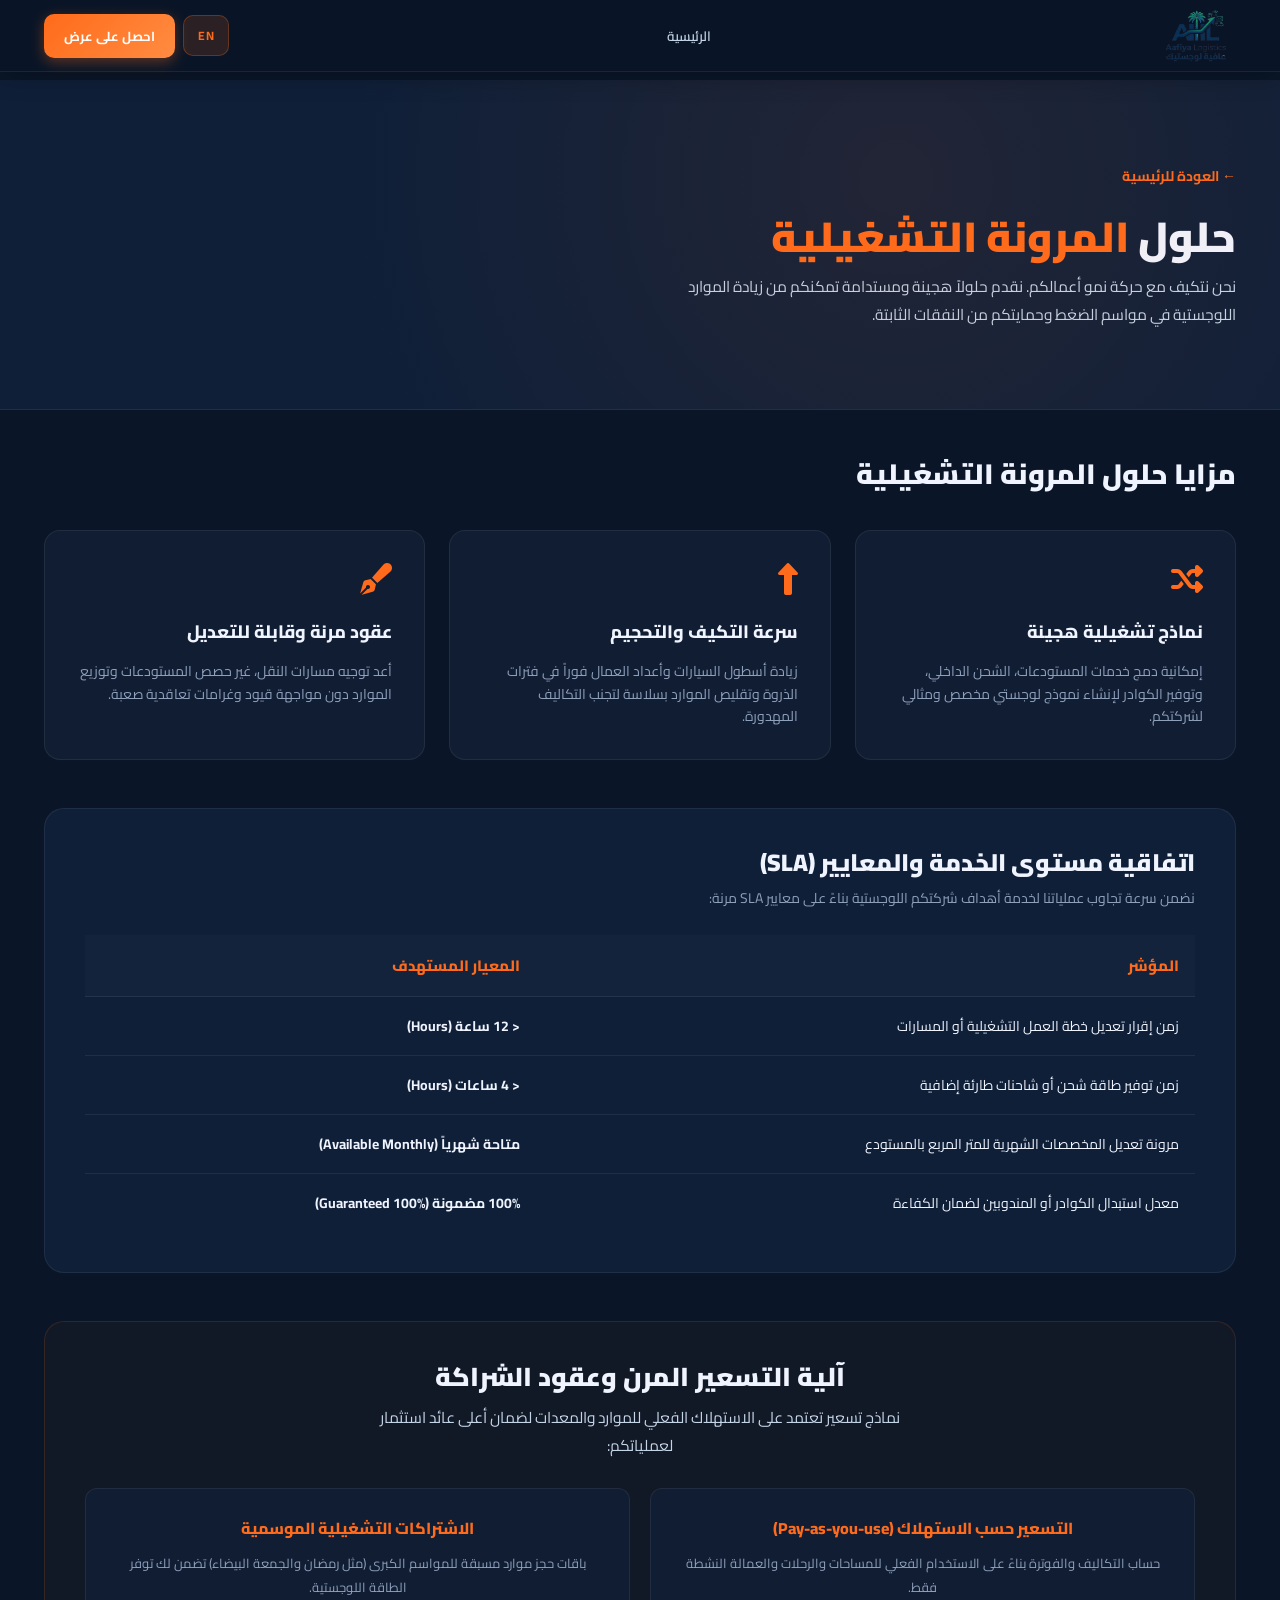
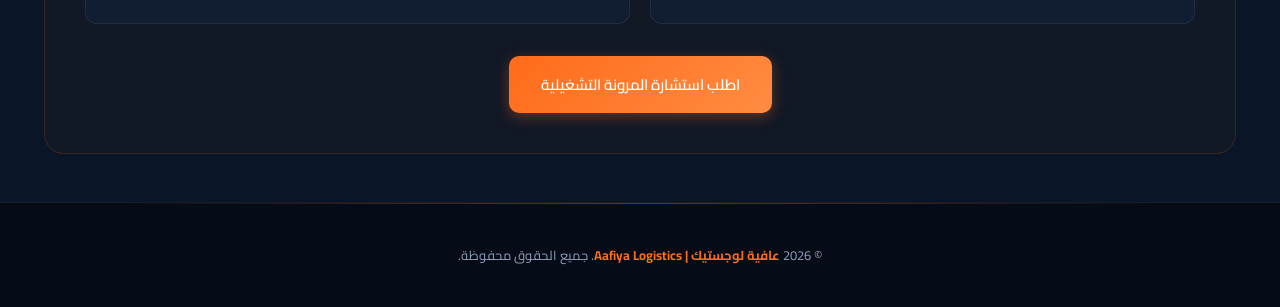
<file: services/flexibility.html>
<!DOCTYPE html>
<html lang="ar" dir="rtl" data-lang="ar" data-theme="dark">
<head>
  <script>
    (function() {
      var lang = localStorage.getItem('riaya-lang') || 'ar';
      document.documentElement.setAttribute('data-lang', lang);
      document.documentElement.setAttribute('dir', lang === 'ar' ? 'rtl' : 'ltr');
    })();
  </script>
  <meta charset="UTF-8">
  <meta name="viewport" content="width=device-width, initial-scale=1.0">
  <title data-ar>المرونة التشغيلية | عافية لوجستيك</title>
  <title data-en>Operational Flexibility | Aafiya Logistics</title>
  <meta name="description" content="حلول تشغيلية مرنة ونماذج عمل قابلة للتخصيص تتلاءم وتتكيف مع الاحتياجات اللوجستية المتغيرة لشركتك | Scalable logistics operational flexibility in KSA">
  <link rel="icon" type="image/png" href="../img/logo.png">
  <link href="https://fonts.googleapis.com/css2?family=Cairo:wght@300;400;500;600;700;800;900&family=Tajawal:wght@300;400;500;700;800&family=Bebas+Neue&family=Inter:wght@300;400;500;600;700;800&display=swap" rel="stylesheet">
  <link rel="stylesheet" href="https://cdnjs.cloudflare.com/ajax/libs/font-awesome/6.5.1/css/all.min.css">
  <link rel="stylesheet" href="../style.css?v=22">
  <style>
    body {
      padding-top: 80px;
    }
    .svc-detail-hero {
      position: relative;
      padding: 80px 44px;
      background: var(--bg2);
      border-bottom: 1px solid var(--bdr);
      overflow: hidden;
    }
    .svc-detail-hero::before {
      content: '';
      position: absolute;
      inset: 0;
      background: radial-gradient(circle at 70% 30%, rgba(255, 107, 26, 0.08) 0%, transparent 60%);
      pointer-events: none;
    }
    .svc-detail-container {
      max-width: 1280px;
      margin: 0 auto;
      padding: 48px 44px;
    }
    .back-btn {
      display: inline-flex;
      align-items: center;
      gap: 8px;
      color: var(--or);
      text-decoration: none;
      font-size: 14px;
      font-weight: 700;
      margin-bottom: 24px;
      transition: transform 0.2s ease;
    }
    .back-btn:hover {
      transform: translateX(-4px);
    }
    [data-lang="en"] .back-btn:hover {
      transform: translateX(4px);
    }
    .features-grid {
      display: grid;
      grid-template-columns: repeat(3, 1fr);
      gap: 24px;
      margin: 40px 0;
    }
    .feature-card {
      background: var(--card);
      border: 1px solid var(--bdr);
      border-radius: 16px;
      padding: 32px;
      transition: all 0.3s ease;
    }
    .feature-card:hover {
      border-color: rgba(255, 107, 26, 0.3);
      transform: translateY(-4px);
    }
    .feature-card i {
      font-size: 32px;
      color: var(--or);
      margin-bottom: 20px;
    }
    .feature-card h3 {
      font-size: 18px;
      font-weight: 800;
      margin-bottom: 12px;
      color: var(--txt);
    }
    .feature-card p {
      font-size: 14px;
      color: var(--txt2);
      line-height: 1.6;
    }
    .sla-section {
      background: var(--bg2);
      border: 1px solid var(--bdr);
      border-radius: 20px;
      padding: 40px;
      margin: 48px 0;
    }
    .sla-table {
      width: 100%;
      border-collapse: collapse;
      margin-top: 24px;
      text-align: right;
    }
    [data-lang="en"] .sla-table {
      text-align: left;
    }
    .sla-table th, .sla-table td {
      padding: 16px;
      border-bottom: 1px solid var(--bdr);
      font-size: 14px;
    }
    .sla-table th {
      color: var(--or);
      font-weight: 800;
      font-size: 15px;
    }
    .sla-table td strong {
      color: var(--txt);
    }
    @media(max-width: 900px) {
      .features-grid {
        grid-template-columns: 1fr;
      }
      .svc-detail-hero, .svc-detail-container {
        padding: 40px 24px;
      }
    }
  </style>
  <script type="application/ld+json">
  {
    "@context": "https://schema.org",
    "@type": "Service",
    "serviceType": "Operational Flexibility",
    "provider": {
      "@type": "Organization",
      "name": "عافية لوجستيك",
      "url": "https://aafiyahala.fun"
    },
    "areaServed": "SA",
    "description": "حلول تشغيلية مرنة ونماذج عمل قابلة للتخصيص تتلاءم وتتكيف مع الاحتياجات اللوجستية المتغيرة لشركتك."
  }
  </script>
</head>
<body>

  <!-- NAVBAR -->
  <div id="nav" class="scrolled">
    <div class="nav-logo" onclick="location.href='../index.html'">
      <img src="../img/logo.png" alt="Aafiya Logistics">
    </div>
    <div class="nav-links">
      <a href="../index.html" class="nl" data-ar>الرئيسية</a>
      <a href="../index.html" class="nl" data-en>Home</a>
    </div>
    <div class="nav-actions">
      <button class="btn-lang" onclick="toggleLangBtn()">EN</button>
      <button class="btn-cta" onclick="location.href='../index.html#contact-s'" data-ar>احصل على عرض</button>
      <button class="btn-cta" onclick="location.href='../index.html#contact-s'" data-en>Get a Quote</button>
    </div>
  </div>

  <!-- HERO -->
  <section class="svc-detail-hero">
    <div class="svc-detail-container" style="padding: 0;">
      <a href="../index.html" class="back-btn">
        <span data-ar>← العودة للرئيسية</span>
        <span data-en>← Back to Home</span>
      </a>
      <h1 class="sec-title">
        <span data-ar>حلول <span class="hl">المرونة التشغيلية</span></span>
        <span data-en>Operational <span class="hl">Flexibility Solutions</span></span>
      </h1>
      <p class="sec-sub">
        <span data-ar>نحن نتكيف مع حركة نمو أعمالكم. نقدم حلولاً هجينة ومستدامة تمكنكم من زيادة الموارد اللوجستية في مواسم الضغط وحمايتكم من النفقات الثابتة.</span>
        <span data-en>We adapt directly to your business scaling. We offer hybrid models allowing you to surge logistics capacity during high demand without fixed overhead.</span>
      </p>
    </div>
  </section>

  <!-- CONTENT -->
  <div class="svc-detail-container">
    <h2 class="sec-title" style="font-size: 28px;">
      <span data-ar>مزايا حلول المرونة التشغيلية</span>
      <span data-en>Operational Flexibility Advantages</span>
    </h2>
    
    <div class="features-grid">
      <!-- Feature 1 -->
      <div class="feature-card">
        <i class="fa-solid fa-shuffle"></i>
        <h3 data-ar>نماذج تشغيلية هجينة</h3>
        <h3 data-en>Hybrid Operations Design</h3>
        <p data-ar>إمكانية دمج خدمات المستودعات، الشحن الداخلي، وتوفير الكوادر لإنشاء نموذج لوجستي مخصص ومثالي لشركتكم.</p>
        <p data-en>Combine warehousing, domestic dispatch, and manpower resources to construct a bespoke workflow for your business.</p>
      </div>
      <!-- Feature 2 -->
      <div class="feature-card">
        <i class="fa-solid fa-up-long"></i>
        <h3 data-ar>سرعة التكيف والتحجيم</h3>
        <h3 data-en>Dynamic Resource Scaling</h3>
        <p data-ar>زيادة أسطول السيارات وأعداد العمال فوراً في فترات الذروة وتقليص الموارد بسلاسة لتجنب التكاليف المهدورة.</p>
        <p data-en>Instantly scale driver counts and warehouse labor during shopping seasons, and ramp down cleanly as demand normalizes.</p>
      </div>
      <!-- Feature 3 -->
      <div class="feature-card">
        <i class="fa-solid fa-pen-fancy"></i>
        <h3 data-ar>عقود مرنة وقابلة للتعديل</h3>
        <h3 data-en>Elastic B2B Service Terms</h3>
        <p data-ar>أعد توجيه مسارات النقل، غير حصص المستودعات وتوزيع الموارد دون مواجهة قيود وغرامات تعاقدية صعبة.</p>
        <p data-en>Reallocate delivery hubs, shift warehouse footprints, and readjust labor schedules without penalizing contract rigidity.</p>
      </div>
    </div>

    <!-- SLAs -->
    <div class="sla-section">
      <h2 class="sec-title" style="font-size: 24px; margin-bottom: 8px;">
        <span data-ar>اتفاقية مستوى الخدمة والمعايير (SLA)</span>
        <span data-en>Service Level Agreements (SLA)</span>
      </h2>
      <p style="color: var(--txt2); font-size: 14px;">
        <span data-ar>نضمن سرعة تجاوب عملياتنا لخدمة أهداف شركتكم اللوجستية بناءً على معايير SLA مرنة:</span>
        <span data-en>Guarantee agile responsiveness to serve your shifting commercial objectives under clear KPIs:</span>
      </p>
      
      <table class="sla-table">
        <thead>
          <tr>
            <th data-ar>المؤشر</th>
            <th data-en>KPI Metric</th>
            <th data-ar>المعيار المستهدف</th>
            <th data-en>Target standard</th>
          </tr>
        </thead>
        <tbody>
          <tr>
            <td data-ar>زمن إقرار تعديل خطة العمل التشغيلية أو المسارات</td>
            <td data-en>Route Plan Change Request</td>
            <td><strong>&lt; 12 ساعة (Hours)</strong></td>
          </tr>
          <tr>
            <td data-ar>زمن توفير طاقة شحن أو شاحنات طارئة إضافية</td>
            <td data-en>Emergency Fleet Addition Lead Time</td>
            <td><strong>&lt; 4 ساعات (Hours)</strong></td>
          </tr>
          <tr>
            <td data-ar>مرونة تعديل المخصصات الشهرية للمتر المربع بالمستودع</td>
            <td data-en>Storage Footprint Adjustment SLA</td>
            <td><strong>متاحة شهرياً (Available Monthly)</strong></td>
          </tr>
          <tr>
            <td data-ar>معدل استبدال الكوادر أو المندوبين لضمان الكفاءة</td>
            <td data-en>Outsourced Resource Substitution Rate</td>
            <td><strong>100% مضمونة (Guaranteed 100%)</strong></td>
          </tr>
        </tbody>
      </table>
    </div>

    <!-- Pricing Section -->
    <div style="background: rgba(255,107,26,0.03); border: 1px solid rgba(255,107,26,0.15); border-radius: 20px; padding: 40px; text-align: center;">
      <h2 class="sec-title" style="font-size: 26px;">
        <span data-ar>آلية التسعير المرن وعقود الشراكة</span>
        <span data-en>Agile Pricing & Partnership Contracts</span>
      </h2>
      <p class="sec-sub" style="margin: 12px auto 28px;">
        <span data-ar>نماذج تسعير تعتمد على الاستهلاك الفعلي للموارد والمعدات لضمان أعلى عائد استثمار لعملياتكم:</span>
        <span data-en>Utility-based pricing models calculated on your actual operational resource consumption for optimal ROI:</span>
      </p>
      <div style="display: flex; gap: 20px; justify-content: center; flex-wrap: wrap;">
        <div style="background: var(--card); border: 1px solid var(--bdr); border-radius: 12px; padding: 24px; min-width: 260px; flex: 1;">
          <h4 style="color: var(--or); font-weight: 800; font-size: 16px; margin-bottom: 8px;" data-ar>التسعير حسب الاستهلاك (Pay-as-you-use)</h4>
          <h4 style="color: var(--or); font-weight: 800; font-size: 16px; margin-bottom: 8px;" data-en>Pay-as-you-use Model</h4>
          <p style="font-size: 13px; color: var(--txt2);" data-ar>حساب التكاليف والفوترة بناءً على الاستخدام الفعلي للمساحات والرحلات والعمالة النشطة فقط.</p>
          <p style="font-size: 13px; color: var(--txt2);" data-en>Billing based purely on active storage space, dispatched trips, and active manpower headcount.</p>
        </div>
        <div style="background: var(--card); border: 1px solid var(--bdr); border-radius: 12px; padding: 24px; min-width: 260px; flex: 1;">
          <h4 style="color: var(--or); font-weight: 800; font-size: 16px; margin-bottom: 8px;" data-ar>الاشتراكات التشغيلية الموسمية</h4>
          <h4 style="color: var(--or); font-weight: 800; font-size: 16px; margin-bottom: 8px;" data-en>Seasonal Peak Subscriptions</h4>
          <p style="font-size: 13px; color: var(--txt2);" data-ar>باقات حجز موارد مسبقة للمواسم الكبرى (مثل رمضان والجمعة البيضاء) تضمن لك توفر الطاقة اللوجستية.</p>
          <p style="font-size: 13px; color: var(--txt2);" data-en>Pre-booked capacity reservations for major seasonal surges ensuring guaranteed priority allocation.</p>
        </div>
      </div>
      <button class="btn-primary" onclick="location.href='../index.html#contact-s'" style="margin-top: 32px; padding: 14px 32px; font-size: 15px;">
        <span data-ar>اطلب استشارة المرونة التشغيلية</span>
        <span data-en>Request a Flexibility Consultation</span>
      </button>
    </div>
  </div>

  <!-- FOOTER -->
  <footer style="background:#060C17; border-top: 1px solid var(--bdr); padding: 40px 44px; text-align: center;">
    <p style="font-size: 13px; color: var(--txt2);">
      © 2026 <span style="color: var(--or); font-weight: 700;">عافية لوجستيك | Aafiya Logistics</span>. جميع الحقوق محفوظة.
    </p>
  </footer>

  <script>
    function toggleLangBtn() {
      var currentLang = localStorage.getItem('riaya-lang') || 'ar';
      var nextLang = currentLang === 'ar' ? 'en' : 'ar';
      localStorage.setItem('riaya-lang', nextLang);
      document.documentElement.setAttribute('data-lang', nextLang);
      document.documentElement.setAttribute('dir', nextLang === 'ar' ? 'rtl' : 'ltr');
      var btn = document.querySelector('.btn-lang');
      if(btn) btn.textContent = nextLang === 'ar' ? 'EN' : 'عر';
    }
    window.addEventListener('load', function() {
      var currentLang = localStorage.getItem('riaya-lang') || 'ar';
      var btn = document.querySelector('.btn-lang');
      if(btn) btn.textContent = currentLang === 'ar' ? 'EN' : 'عر';
    });
  </script>
</body>
</html>
</file>
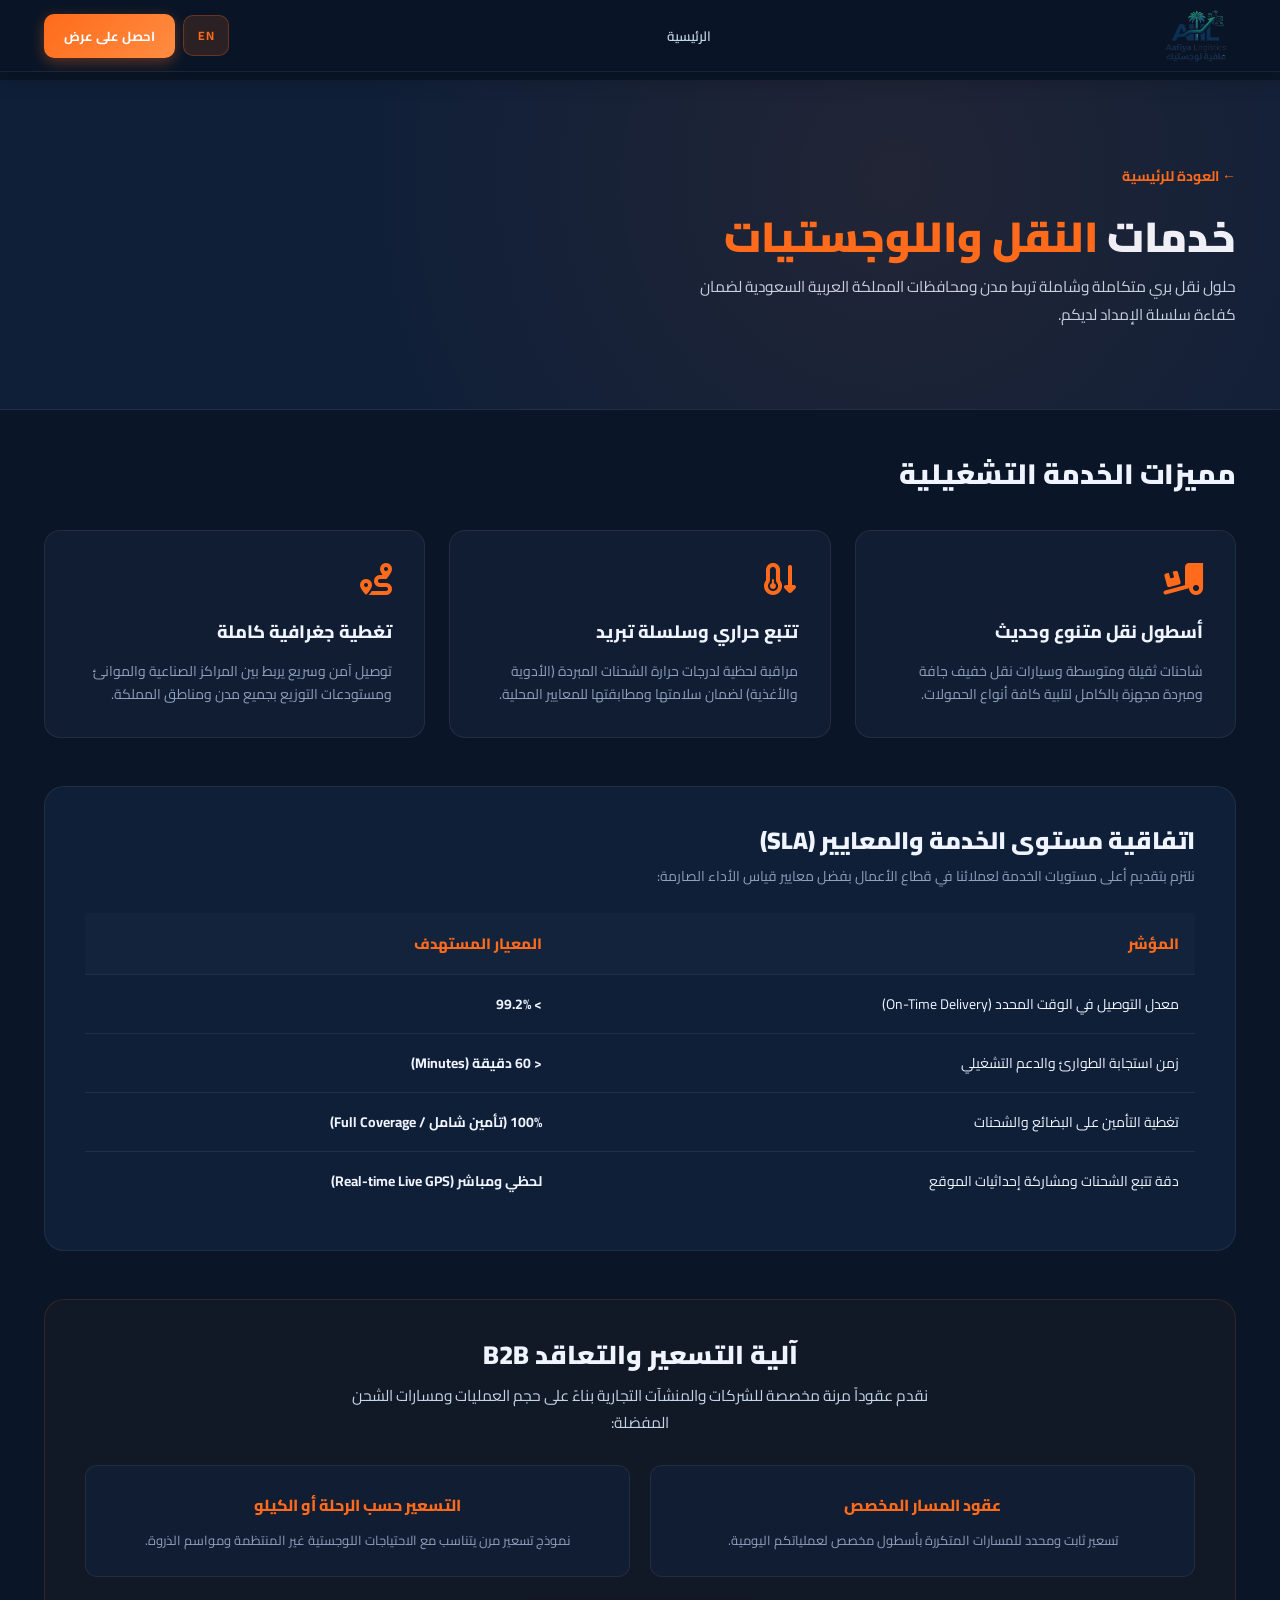
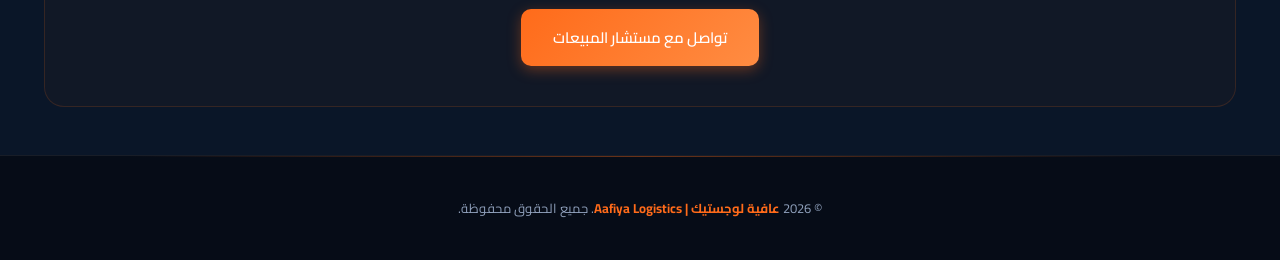
<file: services/transport.html>
<!DOCTYPE html>
<html lang="ar" dir="rtl" data-lang="ar" data-theme="dark">
<head>
  <script>
    (function() {
      var lang = localStorage.getItem('riaya-lang') || 'ar';
      document.documentElement.setAttribute('data-lang', lang);
      document.documentElement.setAttribute('dir', lang === 'ar' ? 'rtl' : 'ltr');
    })();
  </script>
  <meta charset="UTF-8">
  <meta name="viewport" content="width=device-width, initial-scale=1.0">
  <title data-ar>النقل واللوجستيات | عافية لوجستيك</title>
  <title data-en>Transportation & Logistics | Aafiya Logistics</title>
  <meta name="description" content="حلول نقل بري متكاملة تربط مدن المملكة وتضمن تسليم شحناتك بكفاءة وأمان | Transportation and logistics solutions across Saudi Arabia">
  <link rel="icon" type="image/png" href="../img/logo.png">
  <link href="https://fonts.googleapis.com/css2?family=Cairo:wght@300;400;500;600;700;800;900&family=Tajawal:wght@300;400;500;700;800&family=Bebas+Neue&family=Inter:wght@300;400;500;600;700;800&display=swap" rel="stylesheet">
  <link rel="stylesheet" href="https://cdnjs.cloudflare.com/ajax/libs/font-awesome/6.5.1/css/all.min.css">
  <link rel="stylesheet" href="../style.css?v=22">
  <style>
    body {
      padding-top: 80px;
    }
    .svc-detail-hero {
      position: relative;
      padding: 80px 44px;
      background: var(--bg2);
      border-bottom: 1px solid var(--bdr);
      overflow: hidden;
    }
    .svc-detail-hero::before {
      content: '';
      position: absolute;
      inset: 0;
      background: radial-gradient(circle at 70% 30%, rgba(255, 107, 26, 0.08) 0%, transparent 60%);
      pointer-events: none;
    }
    .svc-detail-container {
      max-width: 1280px;
      margin: 0 auto;
      padding: 48px 44px;
    }
    .back-btn {
      display: inline-flex;
      align-items: center;
      gap: 8px;
      color: var(--or);
      text-decoration: none;
      font-size: 14px;
      font-weight: 700;
      margin-bottom: 24px;
      transition: transform 0.2s ease;
    }
    .back-btn:hover {
      transform: translateX(-4px);
    }
    [data-lang="en"] .back-btn:hover {
      transform: translateX(4px);
    }
    .features-grid {
      display: grid;
      grid-template-columns: repeat(3, 1fr);
      gap: 24px;
      margin: 40px 0;
    }
    .feature-card {
      background: var(--card);
      border: 1px solid var(--bdr);
      border-radius: 16px;
      padding: 32px;
      transition: all 0.3s ease;
    }
    .feature-card:hover {
      border-color: rgba(255, 107, 26, 0.3);
      transform: translateY(-4px);
    }
    .feature-card i {
      font-size: 32px;
      color: var(--or);
      margin-bottom: 20px;
    }
    .feature-card h3 {
      font-size: 18px;
      font-weight: 800;
      margin-bottom: 12px;
      color: var(--txt);
    }
    .feature-card p {
      font-size: 14px;
      color: var(--txt2);
      line-height: 1.6;
    }
    .sla-section {
      background: var(--bg2);
      border: 1px solid var(--bdr);
      border-radius: 20px;
      padding: 40px;
      margin: 48px 0;
    }
    .sla-table {
      width: 100%;
      border-collapse: collapse;
      margin-top: 24px;
      text-align: right;
    }
    [data-lang="en"] .sla-table {
      text-align: left;
    }
    .sla-table th, .sla-table td {
      padding: 16px;
      border-bottom: 1px solid var(--bdr);
      font-size: 14px;
    }
    .sla-table th {
      color: var(--or);
      font-weight: 800;
      font-size: 15px;
    }
    .sla-table td strong {
      color: var(--txt);
    }
    @media(max-width: 900px) {
      .features-grid {
        grid-template-columns: 1fr;
      }
      .svc-detail-hero, .svc-detail-container {
        padding: 40px 24px;
      }
    }
  </style>
  <script type="application/ld+json">
  {
    "@context": "https://schema.org",
    "@type": "Service",
    "serviceType": "Transportation & Logistics",
    "provider": {
      "@type": "Organization",
      "name": "عافية لوجستيك",
      "url": "https://aafiyahala.fun"
    },
    "areaServed": "SA",
    "description": "حلول نقل بري متكاملة تربط مدن المملكة وتضمن تسليم شحناتك بكفاءة وأمان."
  }
  </script>
</head>
<body>

  <!-- NAVBAR -->
  <div id="nav" class="scrolled">
    <div class="nav-logo" onclick="location.href='../index.html'">
      <img src="../img/logo.png" alt="Aafiya Logistics">
    </div>
    <div class="nav-links">
      <a href="../index.html" class="nl" data-ar>الرئيسية</a>
      <a href="../index.html" class="nl" data-en>Home</a>
    </div>
    <div class="nav-actions">
      <button class="btn-lang" onclick="toggleLangBtn()">EN</button>
      <button class="btn-cta" onclick="location.href='../index.html#contact-s'" data-ar>احصل على عرض</button>
      <button class="btn-cta" onclick="location.href='../index.html#contact-s'" data-en>Get a Quote</button>
    </div>
  </div>

  <!-- HERO -->
  <section class="svc-detail-hero">
    <div class="svc-detail-container" style="padding: 0;">
      <a href="../index.html" class="back-btn">
        <span data-ar>← العودة للرئيسية</span>
        <span data-en>← Back to Home</span>
      </a>
      <h1 class="sec-title">
        <span data-ar>خدمات <span class="hl">النقل واللوجستيات</span></span>
        <span data-en>Transportation & <span class="hl">Logistics Services</span></span>
      </h1>
      <p class="sec-sub">
        <span data-ar>حلول نقل بري متكاملة وشاملة تربط مدن ومحافظات المملكة العربية السعودية لضمان كفاءة سلسلة الإمداد لديكم.</span>
        <span data-en>Integrated road freight and transport solutions connecting all cities and regions in Saudi Arabia, ensuring absolute supply chain efficiency.</span>
      </p>
    </div>
  </section>

  <!-- CONTENT -->
  <div class="svc-detail-container">
    <h2 class="sec-title" style="font-size: 28px;">
      <span data-ar>مميزات الخدمة التشغيلية</span>
      <span data-en>Operational Service Advantages</span>
    </h2>
    
    <div class="features-grid">
      <!-- Feature 1 -->
      <div class="feature-card">
        <i class="fa-solid fa-truck-ramp-box"></i>
        <h3 data-ar>أسطول نقل متنوع وحديث</h3>
        <h3 data-en>Modern & Diverse Fleet</h3>
        <p data-ar>شاحنات ثقيلة ومتوسطة وسيارات نقل خفيف جافة ومبردة مجهزة بالكامل لتلبية كافة أنواع الحمولات.</p>
        <p data-en>Heavy-duty trucks, medium trailers, and temperature-controlled dry and refrigerated vans ready for any payload.</p>
      </div>
      <!-- Feature 2 -->
      <div class="feature-card">
        <i class="fa-solid fa-temperature-arrow-down"></i>
        <h3 data-ar>تتبع حراري وسلسلة تبريد</h3>
        <h3 data-en>Cold Chain Tracking</h3>
        <p data-ar>مراقبة لحظية لدرجات حرارة الشحنات المبردة (الأدوية والأغذية) لضمان سلامتها ومطابقتها للمعايير المحلية.</p>
        <p data-en>Real-time monitoring for cold chain temperature compliance, critical for pharmaceutical and food logistics.</p>
      </div>
      <!-- Feature 3 -->
      <div class="feature-card">
        <i class="fa-solid fa-route"></i>
        <h3 data-ar>تغطية جغرافية كاملة</h3>
        <h3 data-en>Full Geographic Coverage</h3>
        <p data-ar>توصيل آمن وسريع يربط بين المراكز الصناعية والموانئ ومستودعات التوزيع بجميع مدن ومناطق المملكة.</p>
        <p data-en>Secure and rapid transport routes linking industrial zones, seaports, and distribution centers across KSA.</p>
      </div>
    </div>

    <!-- SLAs -->
    <div class="sla-section">
      <h2 class="sec-title" style="font-size: 24px; margin-bottom: 8px;">
        <span data-ar>اتفاقية مستوى الخدمة والمعايير (SLA)</span>
        <span data-en>Service Level Agreements (SLA)</span>
      </h2>
      <p style="color: var(--txt2); font-size: 14px;">
        <span data-ar>نلتزم بتقديم أعلى مستويات الخدمة لعملائنا في قطاع الأعمال بفضل معايير قياس الأداء الصارمة:</span>
        <span data-en>We commit to delivering the highest operational standards for our enterprise clients under strict KPIs:</span>
      </p>
      
      <table class="sla-table">
        <thead>
          <tr>
            <th data-ar>المؤشر</th>
            <th data-en>KPI Metric</th>
            <th data-ar>المعيار المستهدف</th>
            <th data-en>Target standard</th>
          </tr>
        </thead>
        <tbody>
          <tr>
            <td data-ar>معدل التوصيل في الوقت المحدد (On-Time Delivery)</td>
            <td data-en>On-Time Delivery Rate</td>
            <td><strong>&gt; 99.2%</strong></td>
          </tr>
          <tr>
            <td data-ar>زمن استجابة الطوارئ والدعم التشغيلي</td>
            <td data-en>Emergency Response SLA</td>
            <td><strong>&lt; 60 دقيقة (Minutes)</strong></td>
          </tr>
          <tr>
            <td data-ar>تغطية التأمين على البضائع والشحنات</td>
            <td data-en>Goods-in-Transit Insurance</td>
            <td><strong>100% (تأمين شامل / Full Coverage)</strong></td>
          </tr>
          <tr>
            <td data-ar>دقة تتبع الشحنات ومشاركة إحداثيات الموقع</td>
            <td data-en>GPS Tracking Accuracy</td>
            <td><strong>لحظي ومباشر (Real-time Live GPS)</strong></td>
          </tr>
        </tbody>
      </table>
    </div>

    <!-- Pricing Section -->
    <div style="background: rgba(255,107,26,0.03); border: 1px solid rgba(255,107,26,0.15); border-radius: 20px; padding: 40px; text-align: center;">
      <h2 class="sec-title" style="font-size: 26px;">
        <span data-ar>آلية التسعير والتعاقد B2B</span>
        <span data-en>B2B Contract & Pricing Models</span>
      </h2>
      <p class="sec-sub" style="margin: 12px auto 28px;">
        <span data-ar>نقدم عقوداً مرنة مخصصة للشركات والمنشآت التجارية بناءً على حجم العمليات ومسارات الشحن المفضلة:</span>
        <span data-en>Flexible, customized corporate transport contracts tailored to your weekly volume and regional route network:</span>
      </p>
      <div style="display: flex; gap: 20px; justify-content: center; flex-wrap: wrap;">
        <div style="background: var(--card); border: 1px solid var(--bdr); border-radius: 12px; padding: 24px; min-width: 260px; flex: 1;">
          <h4 style="color: var(--or); font-weight: 800; font-size: 16px; margin-bottom: 8px;" data-ar>عقود المسار المخصص</h4>
          <h4 style="color: var(--or); font-weight: 800; font-size: 16px; margin-bottom: 8px;" data-en>Dedicated Route Contracts</h4>
          <p style="font-size: 13px; color: var(--txt2);" data-ar>تسعير ثابت ومحدد للمسارات المتكررة بأسطول مخصص لعملياتكم اليومية.</p>
          <p style="font-size: 13px; color: var(--txt2);" data-en>Flat rates for routine regional paths with dedicated trucks assigned to your operation.</p>
        </div>
        <div style="background: var(--card); border: 1px solid var(--bdr); border-radius: 12px; padding: 24px; min-width: 260px; flex: 1;">
          <h4 style="color: var(--or); font-weight: 800; font-size: 16px; margin-bottom: 8px;" data-ar>التسعير حسب الرحلة أو الكيلو</h4>
          <h4 style="color: var(--or); font-weight: 800; font-size: 16px; margin-bottom: 8px;" data-en>Trip or Mileage Rates</h4>
          <p style="font-size: 13px; color: var(--txt2);" data-ar>نموذج تسعير مرن يتناسب مع الاحتياجات اللوجستية غير المنتظمة ومواسم الذروة.</p>
          <p style="font-size: 13px; color: var(--txt2);" data-en>Flexible cost model ideal for dynamic on-demand routes and retail seasonal spikes.</p>
        </div>
      </div>
      <button class="btn-primary" onclick="location.href='../index.html#contact-s'" style="margin-top: 32px; padding: 14px 32px; font-size: 15px;">
        <span data-ar>تواصل مع مستشار المبيعات</span>
        <span data-en>Contact Sales Advisory</span>
      </button>
    </div>
  </div>

  <!-- FOOTER -->
  <footer style="background:#060C17; border-top: 1px solid var(--bdr); padding: 40px 44px; text-align: center;">
    <p style="font-size: 13px; color: var(--txt2);">
      © 2026 <span style="color: var(--or); font-weight: 700;">عافية لوجستيك | Aafiya Logistics</span>. جميع الحقوق محفوظة.
    </p>
  </footer>

  <script>
    function toggleLangBtn() {
      var currentLang = localStorage.getItem('riaya-lang') || 'ar';
      var nextLang = currentLang === 'ar' ? 'en' : 'ar';
      localStorage.setItem('riaya-lang', nextLang);
      document.documentElement.setAttribute('data-lang', nextLang);
      document.documentElement.setAttribute('dir', nextLang === 'ar' ? 'rtl' : 'ltr');
      var btn = document.querySelector('.btn-lang');
      if(btn) btn.textContent = nextLang === 'ar' ? 'EN' : 'عر';
    }
    window.addEventListener('load', function() {
      var currentLang = localStorage.getItem('riaya-lang') || 'ar';
      var btn = document.querySelector('.btn-lang');
      if(btn) btn.textContent = currentLang === 'ar' ? 'EN' : 'عر';
    });
  </script>
</body>
</html>
</file>
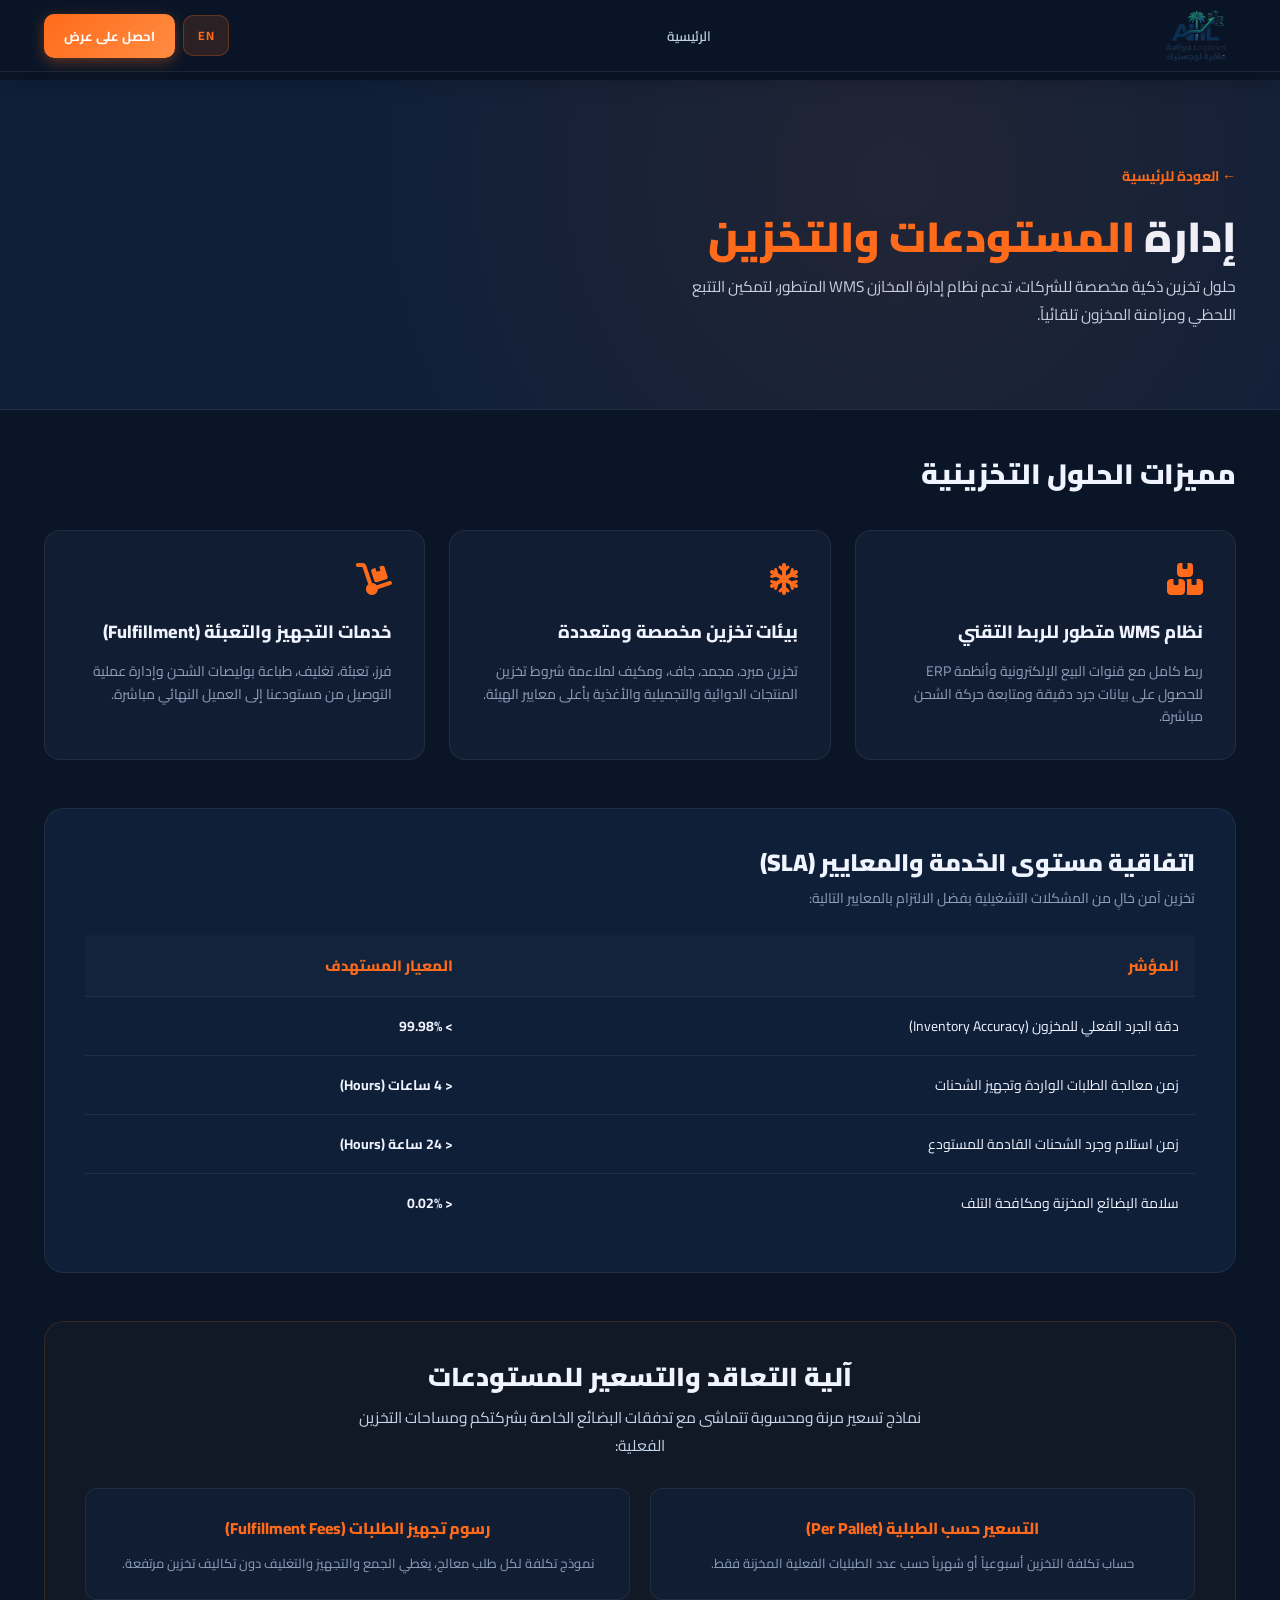
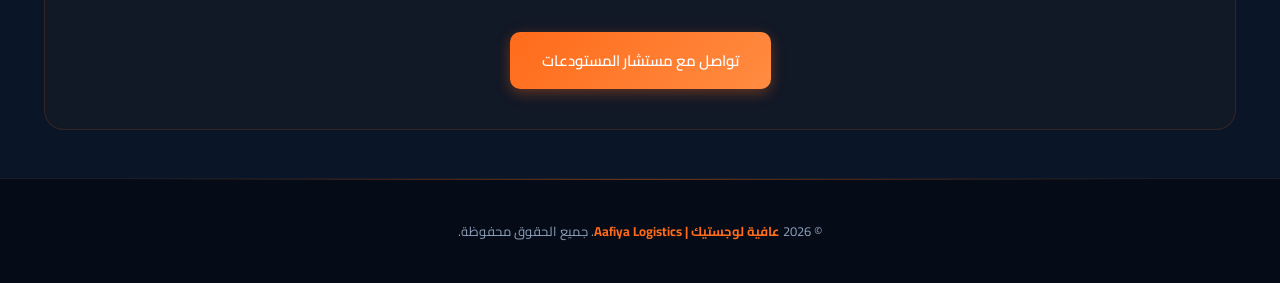
<file: services/warehouse.html>
<!DOCTYPE html>
<html lang="ar" dir="rtl" data-lang="ar" data-theme="dark">
<head>
  <script>
    (function() {
      var lang = localStorage.getItem('riaya-lang') || 'ar';
      document.documentElement.setAttribute('data-lang', lang);
      document.documentElement.setAttribute('dir', lang === 'ar' ? 'rtl' : 'ltr');
    })();
  </script>
  <meta charset="UTF-8">
  <meta name="viewport" content="width=device-width, initial-scale=1.0">
  <title data-ar>إدارة المستودعات | عافية لوجستيك</title>
  <title data-en>Warehouse Management | Aafiya Logistics</title>
  <meta name="description" content="مستودعات تخزين متطورة وآمنة مخصصة لقطاع الأعمال B2B، مجهزة بأنظمة إدارة المخزون الذكية | WMS Warehouse management solutions in Saudi Arabia">
  <link rel="icon" type="image/png" href="../img/logo.png">
  <link href="https://fonts.googleapis.com/css2?family=Cairo:wght@300;400;500;600;700;800;900&family=Tajawal:wght@300;400;500;700;800&family=Bebas+Neue&family=Inter:wght@300;400;500;600;700;800&display=swap" rel="stylesheet">
  <link rel="stylesheet" href="https://cdnjs.cloudflare.com/ajax/libs/font-awesome/6.5.1/css/all.min.css">
  <link rel="stylesheet" href="../style.css?v=22">
  <style>
    body {
      padding-top: 80px;
    }
    .svc-detail-hero {
      position: relative;
      padding: 80px 44px;
      background: var(--bg2);
      border-bottom: 1px solid var(--bdr);
      overflow: hidden;
    }
    .svc-detail-hero::before {
      content: '';
      position: absolute;
      inset: 0;
      background: radial-gradient(circle at 70% 30%, rgba(255, 107, 26, 0.08) 0%, transparent 60%);
      pointer-events: none;
    }
    .svc-detail-container {
      max-width: 1280px;
      margin: 0 auto;
      padding: 48px 44px;
    }
    .back-btn {
      display: inline-flex;
      align-items: center;
      gap: 8px;
      color: var(--or);
      text-decoration: none;
      font-size: 14px;
      font-weight: 700;
      margin-bottom: 24px;
      transition: transform 0.2s ease;
    }
    .back-btn:hover {
      transform: translateX(-4px);
    }
    [data-lang="en"] .back-btn:hover {
      transform: translateX(4px);
    }
    .features-grid {
      display: grid;
      grid-template-columns: repeat(3, 1fr);
      gap: 24px;
      margin: 40px 0;
    }
    .feature-card {
      background: var(--card);
      border: 1px solid var(--bdr);
      border-radius: 16px;
      padding: 32px;
      transition: all 0.3s ease;
    }
    .feature-card:hover {
      border-color: rgba(255, 107, 26, 0.3);
      transform: translateY(-4px);
    }
    .feature-card i {
      font-size: 32px;
      color: var(--or);
      margin-bottom: 20px;
    }
    .feature-card h3 {
      font-size: 18px;
      font-weight: 800;
      margin-bottom: 12px;
      color: var(--txt);
    }
    .feature-card p {
      font-size: 14px;
      color: var(--txt2);
      line-height: 1.6;
    }
    .sla-section {
      background: var(--bg2);
      border: 1px solid var(--bdr);
      border-radius: 20px;
      padding: 40px;
      margin: 48px 0;
    }
    .sla-table {
      width: 100%;
      border-collapse: collapse;
      margin-top: 24px;
      text-align: right;
    }
    [data-lang="en"] .sla-table {
      text-align: left;
    }
    .sla-table th, .sla-table td {
      padding: 16px;
      border-bottom: 1px solid var(--bdr);
      font-size: 14px;
    }
    .sla-table th {
      color: var(--or);
      font-weight: 800;
      font-size: 15px;
    }
    .sla-table td strong {
      color: var(--txt);
    }
    @media(max-width: 900px) {
      .features-grid {
        grid-template-columns: 1fr;
      }
      .svc-detail-hero, .svc-detail-container {
        padding: 40px 24px;
      }
    }
  </style>
  <script type="application/ld+json">
  {
    "@context": "https://schema.org",
    "@type": "Service",
    "serviceType": "Warehouse Management",
    "provider": {
      "@type": "Organization",
      "name": "عافية لوجستيك",
      "url": "https://aafiyahala.fun"
    },
    "areaServed": "SA",
    "description": "مستودعات تخزين متطورة وآمنة مخصصة لقطاع الأعمال B2B، مجهزة بأنظمة إدارة المخزون الذكية (WMS)."
  }
  </script>
</head>
<body>

  <!-- NAVBAR -->
  <div id="nav" class="scrolled">
    <div class="nav-logo" onclick="location.href='../index.html'">
      <img src="../img/logo.png" alt="Aafiya Logistics">
    </div>
    <div class="nav-links">
      <a href="../index.html" class="nl" data-ar>الرئيسية</a>
      <a href="../index.html" class="nl" data-en>Home</a>
    </div>
    <div class="nav-actions">
      <button class="btn-lang" onclick="toggleLangBtn()">EN</button>
      <button class="btn-cta" onclick="location.href='../index.html#contact-s'" data-ar>احصل على عرض</button>
      <button class="btn-cta" onclick="location.href='../index.html#contact-s'" data-en>Get a Quote</button>
    </div>
  </div>

  <!-- HERO -->
  <section class="svc-detail-hero">
    <div class="svc-detail-container" style="padding: 0;">
      <a href="../index.html" class="back-btn">
        <span data-ar>← العودة للرئيسية</span>
        <span data-en>← Back to Home</span>
      </a>
      <h1 class="sec-title">
        <span data-ar>إدارة <span class="hl">المستودعات والتخزين</span></span>
        <span data-en>Warehouse <span class="hl">Management & Storage</span></span>
      </h1>
      <p class="sec-sub">
        <span data-ar>حلول تخزين ذكية مخصصة للشركات، تدعم نظام إدارة المخازن WMS المتطور، لتمكين التتبع اللحظي ومزامنة المخزون تلقائياً.</span>
        <span data-en>Smart storage solutions engineered for B2B operations, supported by advanced WMS systems for live inventory tracking and stock synchronization.</span>
      </p>
    </div>
  </section>

  <!-- CONTENT -->
  <div class="svc-detail-container">
    <h2 class="sec-title" style="font-size: 28px;">
      <span data-ar>مميزات الحلول التخزينية</span>
      <span data-en>Storage Solution Advantages</span>
    </h2>
    
    <div class="features-grid">
      <!-- Feature 1 -->
      <div class="feature-card">
        <i class="fa-solid fa-boxes-stacked"></i>
        <h3 data-ar>نظام WMS متطور للربط التقني</h3>
        <h3 data-en>Advanced WMS Integration</h3>
        <p data-ar>ربط كامل مع قنوات البيع الإلكترونية وأنظمة ERP للحصول على بيانات جرد دقيقة ومتابعة حركة الشحن مباشرة.</p>
        <p data-en>Seamless integrations with online stores and ERP systems for precision real-time stock balances and order routing.</p>
      </div>
      <!-- Feature 2 -->
      <div class="feature-card">
        <i class="fa-solid fa-snowflake"></i>
        <h3 data-ar>بيئات تخزين مخصصة ومتعددة</h3>
        <h3 data-en>Multi-Zone Storage Specs</h3>
        <p data-ar>تخزين مبرد، مجمد، جاف، ومكيف لملاءمة شروط تخزين المنتجات الدوائية والتجميلية والأغذية بأعلى معايير الهيئة.</p>
        <p data-en>Refrigerated, frozen, and ambient storage areas meeting local regulatory standards for healthcare, beauty, and food.</p>
      </div>
      <!-- Feature 3 -->
      <div class="feature-card">
        <i class="fa-solid fa-dolly"></i>
        <h3 data-ar>خدمات التجهيز والتعبئة (Fulfillment)</h3>
        <h3 data-en>B2B & B2C Fulfillment</h3>
        <p data-ar>فرز، تعبئة، تغليف، طباعة بوليصات الشحن وإدارة عملية التوصيل من مستودعنا إلى العميل النهائي مباشرة.</p>
        <p data-en>Pick, pack, labeling, outbound routing, and complete fulfillment coordination from warehouse storage to final delivery.</p>
      </div>
    </div>

    <!-- SLAs -->
    <div class="sla-section">
      <h2 class="sec-title" style="font-size: 24px; margin-bottom: 8px;">
        <span data-ar>اتفاقية مستوى الخدمة والمعايير (SLA)</span>
        <span data-en>Service Level Agreements (SLA)</span>
      </h2>
      <p style="color: var(--txt2); font-size: 14px;">
        <span data-ar>تخزين آمن خالٍ من المشكلات التشغيلية بفضل الالتزام بالمعايير التالية:</span>
        <span data-en>Problem-free warehousing with secure operations guaranteed by the following metrics:</span>
      </p>
      
      <table class="sla-table">
        <thead>
          <tr>
            <th data-ar>المؤشر</th>
            <th data-en>KPI Metric</th>
            <th data-ar>المعيار المستهدف</th>
            <th data-en>Target standard</th>
          </tr>
        </thead>
        <tbody>
          <tr>
            <td data-ar>دقة الجرد الفعلي للمخزون (Inventory Accuracy)</td>
            <td data-en>Inventory Inventory Accuracy</td>
            <td><strong>&gt; 99.98%</strong></td>
          </tr>
          <tr>
            <td data-ar>زمن معالجة الطلبات الواردة وتجهيز الشحنات</td>
            <td data-en>Outbound Processing SLA</td>
            <td><strong>&lt; 4 ساعات (Hours)</strong></td>
          </tr>
          <tr>
            <td data-ar>زمن استلام وجرد الشحنات القادمة للمستودع</td>
            <td data-en>Inbound Receiving SLA</td>
            <td><strong>&lt; 24 ساعة (Hours)</strong></td>
          </tr>
          <tr>
            <td data-ar>سلامة البضائع المخزنة ومكافحة التلف</td>
            <td data-en>Shrinkage / Damage Rate</td>
            <td><strong>&lt; 0.02%</strong></td>
          </tr>
        </tbody>
      </table>
    </div>

    <!-- Pricing Section -->
    <div style="background: rgba(255,107,26,0.03); border: 1px solid rgba(255,107,26,0.15); border-radius: 20px; padding: 40px; text-align: center;">
      <h2 class="sec-title" style="font-size: 26px;">
        <span data-ar>آلية التعاقد والتسعير للمستودعات</span>
        <span data-en>Storage Pricing & Contract Models</span>
      </h2>
      <p class="sec-sub" style="margin: 12px auto 28px;">
        <span data-ar>نماذج تسعير مرنة ومحسوبة تتماشى مع تدفقات البضائع الخاصة بشركتكم ومساحات التخزين الفعلية:</span>
        <span data-en>Flexible, metrics-based pricing models matching your business flow and physical inventory footprint:</span>
      </p>
      <div style="display: flex; gap: 20px; justify-content: center; flex-wrap: wrap;">
        <div style="background: var(--card); border: 1px solid var(--bdr); border-radius: 12px; padding: 24px; min-width: 260px; flex: 1;">
          <h4 style="color: var(--or); font-weight: 800; font-size: 16px; margin-bottom: 8px;" data-ar>التسعير حسب الطبلية (Per Pallet)</h4>
          <h4 style="color: var(--or); font-weight: 800; font-size: 16px; margin-bottom: 8px;" data-en>Per Pallet Location</h4>
          <p style="font-size: 13px; color: var(--txt2);" data-ar>حساب تكلفة التخزين أسبوعياً أو شهرياً حسب عدد الطبليات الفعلية المخزنة فقط.</p>
          <p style="font-size: 13px; color: var(--txt2);" data-en>Pay only for active pallet positions used on a weekly or monthly storage cycle.</p>
        </div>
        <div style="background: var(--card); border: 1px solid var(--bdr); border-radius: 12px; padding: 24px; min-width: 260px; flex: 1;">
          <h4 style="color: var(--or); font-weight: 800; font-size: 16px; margin-bottom: 8px;" data-ar>رسوم تجهيز الطلبات (Fulfillment Fees)</h4>
          <h4 style="color: var(--or); font-weight: 800; font-size: 16px; margin-bottom: 8px;" data-en>Fulfillment per Order</h4>
          <p style="font-size: 13px; color: var(--txt2);" data-ar>نموذج تكلفة لكل طلب معالج، يغطي الجمع والتجهيز والتغليف دون تكاليف تخزين مرتفعة.</p>
          <p style="font-size: 13px; color: var(--txt2);" data-en>Flat transaction fees per processed outbound order, covering picking, packing, and dispatch.</p>
        </div>
      </div>
      <button class="btn-primary" onclick="location.href='../index.html#contact-s'" style="margin-top: 32px; padding: 14px 32px; font-size: 15px;">
        <span data-ar>تواصل مع مستشار المستودعات</span>
        <span data-en>Consult a Warehousing Expert</span>
      </button>
    </div>
  </div>

  <!-- FOOTER -->
  <footer style="background:#060C17; border-top: 1px solid var(--bdr); padding: 40px 44px; text-align: center;">
    <p style="font-size: 13px; color: var(--txt2);">
      © 2026 <span style="color: var(--or); font-weight: 700;">عافية لوجستيك | Aafiya Logistics</span>. جميع الحقوق محفوظة.
    </p>
  </footer>

  <script>
    function toggleLangBtn() {
      var currentLang = localStorage.getItem('riaya-lang') || 'ar';
      var nextLang = currentLang === 'ar' ? 'en' : 'ar';
      localStorage.setItem('riaya-lang', nextLang);
      document.documentElement.setAttribute('data-lang', nextLang);
      document.documentElement.setAttribute('dir', nextLang === 'ar' ? 'rtl' : 'ltr');
      var btn = document.querySelector('.btn-lang');
      if(btn) btn.textContent = nextLang === 'ar' ? 'EN' : 'عر';
    }
    window.addEventListener('load', function() {
      var currentLang = localStorage.getItem('riaya-lang') || 'ar';
      var btn = document.querySelector('.btn-lang');
      if(btn) btn.textContent = currentLang === 'ar' ? 'EN' : 'عر';
    });
  </script>
</body>
</html>
</file>
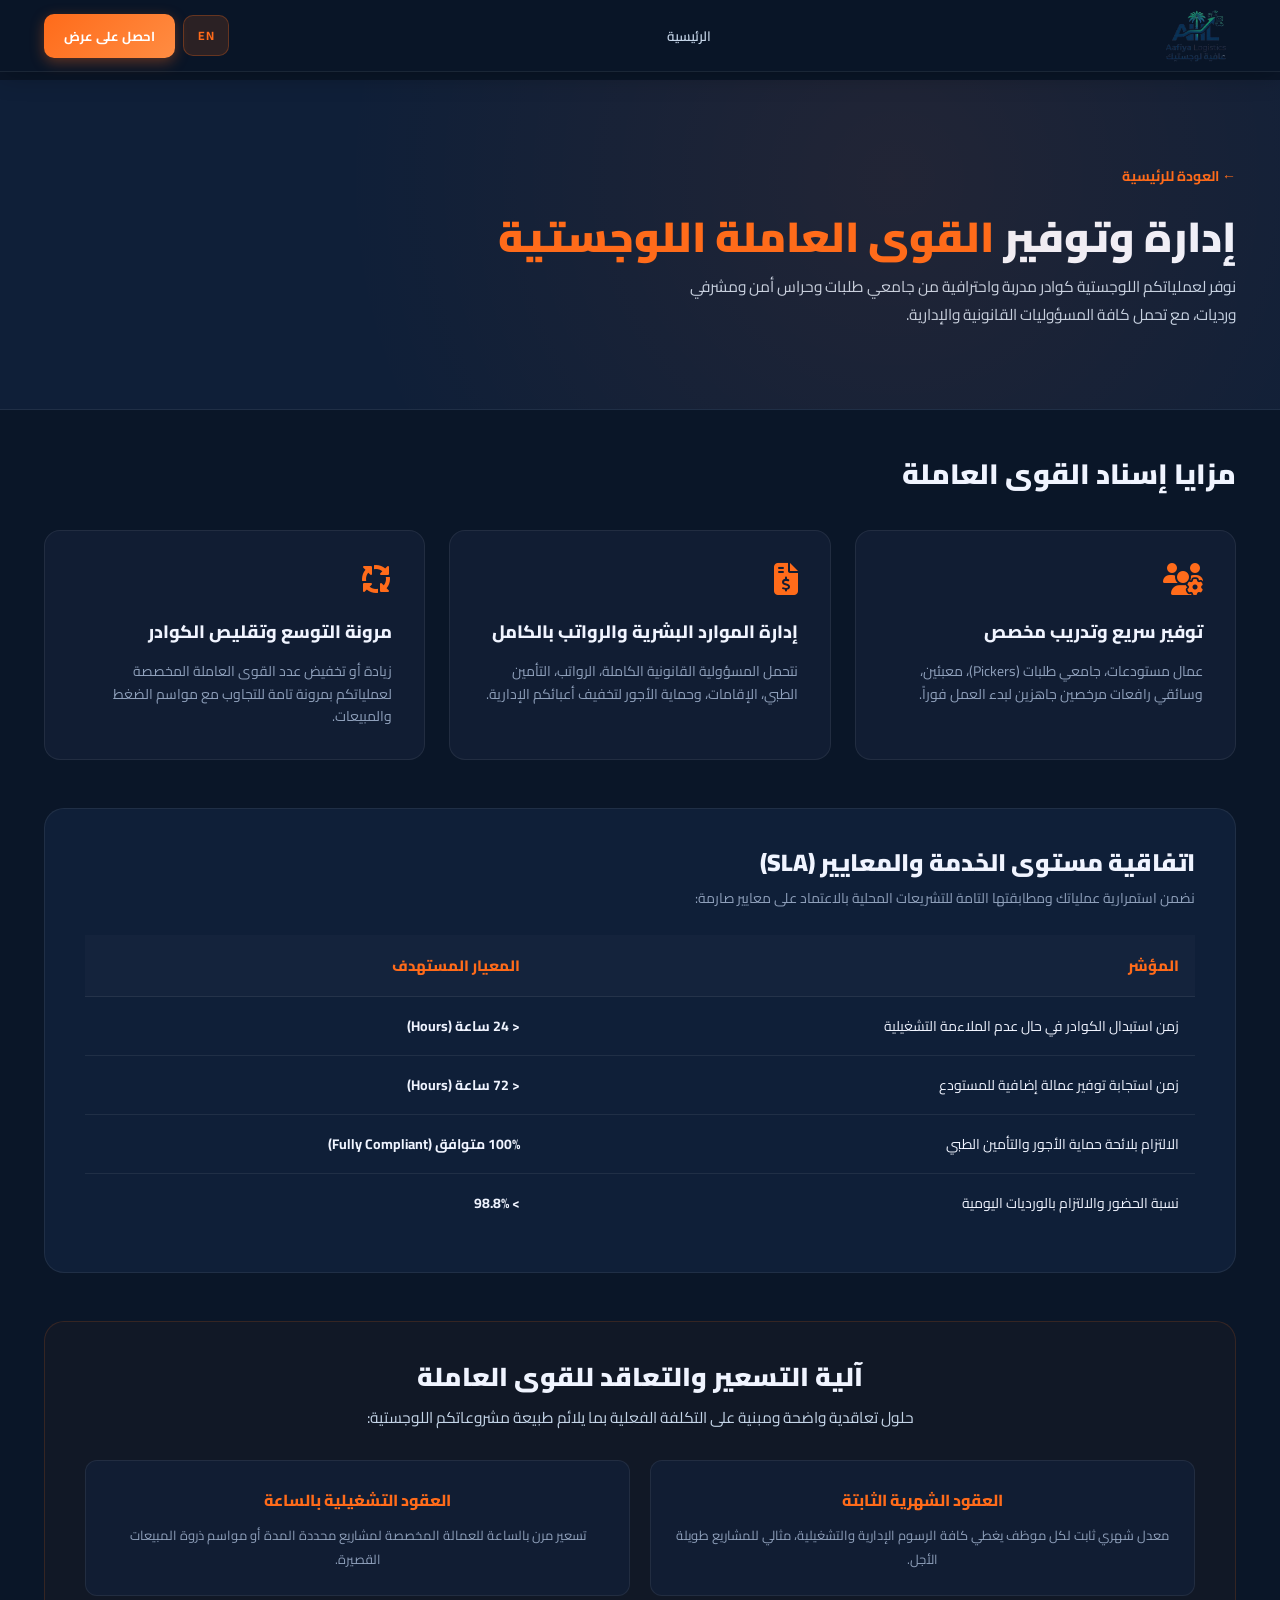
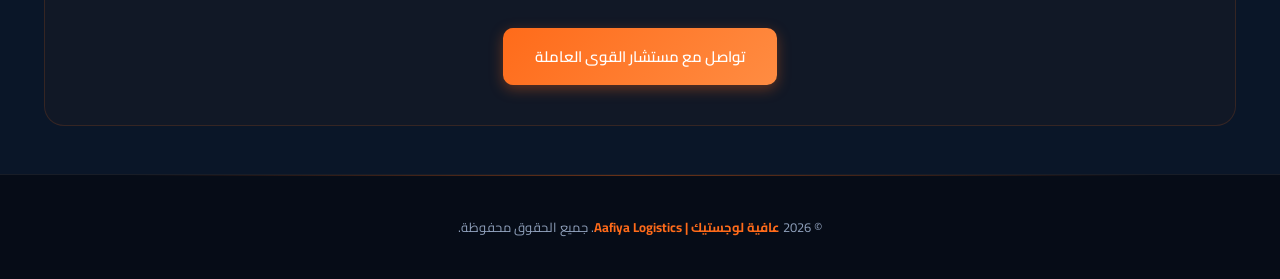
<file: services/workforce.html>
<!DOCTYPE html>
<html lang="ar" dir="rtl" data-lang="ar" data-theme="dark">
<head>
  <script>
    (function() {
      var lang = localStorage.getItem('riaya-lang') || 'ar';
      document.documentElement.setAttribute('data-lang', lang);
      document.documentElement.setAttribute('dir', lang === 'ar' ? 'rtl' : 'ltr');
    })();
  </script>
  <meta charset="UTF-8">
  <meta name="viewport" content="width=device-width, initial-scale=1.0">
  <title data-ar>إدارة القوى العاملة | عافية لوجستيك</title>
  <title data-en>Workforce Management | Aafiya Logistics</title>
  <meta name="description" content="توفير وإدارة كوادر بشرية مؤهلة ومدربة لقطاع الخدمات اللوجستية والمستودعات وسلاسل الإمداد في السعودية | Manpower logistics solutions in KSA">
  <link rel="icon" type="image/png" href="../img/logo.png">
  <link href="https://fonts.googleapis.com/css2?family=Cairo:wght@300;400;500;600;700;800;900&family=Tajawal:wght@300;400;500;700;800&family=Bebas+Neue&family=Inter:wght@300;400;500;600;700;800&display=swap" rel="stylesheet">
  <link rel="stylesheet" href="https://cdnjs.cloudflare.com/ajax/libs/font-awesome/6.5.1/css/all.min.css">
  <link rel="stylesheet" href="../style.css?v=22">
  <style>
    body {
      padding-top: 80px;
    }
    .svc-detail-hero {
      position: relative;
      padding: 80px 44px;
      background: var(--bg2);
      border-bottom: 1px solid var(--bdr);
      overflow: hidden;
    }
    .svc-detail-hero::before {
      content: '';
      position: absolute;
      inset: 0;
      background: radial-gradient(circle at 70% 30%, rgba(255, 107, 26, 0.08) 0%, transparent 60%);
      pointer-events: none;
    }
    .svc-detail-container {
      max-width: 1280px;
      margin: 0 auto;
      padding: 48px 44px;
    }
    .back-btn {
      display: inline-flex;
      align-items: center;
      gap: 8px;
      color: var(--or);
      text-decoration: none;
      font-size: 14px;
      font-weight: 700;
      margin-bottom: 24px;
      transition: transform 0.2s ease;
    }
    .back-btn:hover {
      transform: translateX(-4px);
    }
    [data-lang="en"] .back-btn:hover {
      transform: translateX(4px);
    }
    .features-grid {
      display: grid;
      grid-template-columns: repeat(3, 1fr);
      gap: 24px;
      margin: 40px 0;
    }
    .feature-card {
      background: var(--card);
      border: 1px solid var(--bdr);
      border-radius: 16px;
      padding: 32px;
      transition: all 0.3s ease;
    }
    .feature-card:hover {
      border-color: rgba(255, 107, 26, 0.3);
      transform: translateY(-4px);
    }
    .feature-card i {
      font-size: 32px;
      color: var(--or);
      margin-bottom: 20px;
    }
    .feature-card h3 {
      font-size: 18px;
      font-weight: 800;
      margin-bottom: 12px;
      color: var(--txt);
    }
    .feature-card p {
      font-size: 14px;
      color: var(--txt2);
      line-height: 1.6;
    }
    .sla-section {
      background: var(--bg2);
      border: 1px solid var(--bdr);
      border-radius: 20px;
      padding: 40px;
      margin: 48px 0;
    }
    .sla-table {
      width: 100%;
      border-collapse: collapse;
      margin-top: 24px;
      text-align: right;
    }
    [data-lang="en"] .sla-table {
      text-align: left;
    }
    .sla-table th, .sla-table td {
      padding: 16px;
      border-bottom: 1px solid var(--bdr);
      font-size: 14px;
    }
    .sla-table th {
      color: var(--or);
      font-weight: 800;
      font-size: 15px;
    }
    .sla-table td strong {
      color: var(--txt);
    }
    @media(max-width: 900px) {
      .features-grid {
        grid-template-columns: 1fr;
      }
      .svc-detail-hero, .svc-detail-container {
        padding: 40px 24px;
      }
    }
  </style>
  <script type="application/ld+json">
  {
    "@context": "https://schema.org",
    "@type": "Service",
    "serviceType": "Workforce Management",
    "provider": {
      "@type": "Organization",
      "name": "عافية لوجستيك",
      "url": "https://aafiyahala.fun"
    },
    "areaServed": "SA",
    "description": "توفير وإدارة كوادر بشرية مؤهلة ومدربة لقطاع الخدمات اللوجستية والمستودعات وسلاسل الإمداد في السعودية."
  }
  </script>
</head>
<body>

  <!-- NAVBAR -->
  <div id="nav" class="scrolled">
    <div class="nav-logo" onclick="location.href='../index.html'">
      <img src="../img/logo.png" alt="Aafiya Logistics">
    </div>
    <div class="nav-links">
      <a href="../index.html" class="nl" data-ar>الرئيسية</a>
      <a href="../index.html" class="nl" data-en>Home</a>
    </div>
    <div class="nav-actions">
      <button class="btn-lang" onclick="toggleLangBtn()">EN</button>
      <button class="btn-cta" onclick="location.href='../index.html#contact-s'" data-ar>احصل على عرض</button>
      <button class="btn-cta" onclick="location.href='../index.html#contact-s'" data-en>Get a Quote</button>
    </div>
  </div>

  <!-- HERO -->
  <section class="svc-detail-hero">
    <div class="svc-detail-container" style="padding: 0;">
      <a href="../index.html" class="back-btn">
        <span data-ar>← العودة للرئيسية</span>
        <span data-en>← Back to Home</span>
      </a>
      <h1 class="sec-title">
        <span data-ar>إدارة وتوفير <span class="hl">القوى العاملة اللوجستية</span></span>
        <span data-en>Logistics <span class="hl">Workforce Outsourcing</span></span>
      </h1>
      <p class="sec-sub">
        <span data-ar>نوفر لعملياتكم اللوجستية كوادر مدربة واحترافية من جامعي طلبات وحراس أمن ومشرفي ورديات، مع تحمل كافة المسؤوليات القانونية والإدارية.</span>
        <span data-en>Supply your warehouses and operations with trained, compliant logictics staff while we handle payroll, sponsorship, and HR operations.</span>
      </p>
    </div>
  </section>

  <!-- CONTENT -->
  <div class="svc-detail-container">
    <h2 class="sec-title" style="font-size: 28px;">
      <span data-ar>مزايا إسناد القوى العاملة</span>
      <span data-en>Workforce Outsourcing Advantages</span>
    </h2>
    
    <div class="features-grid">
      <!-- Feature 1 -->
      <div class="feature-card">
        <i class="fa-solid fa-users-gear"></i>
        <h3 data-ar>توفير سريع وتدريب مخصص</h3>
        <h3 data-en>Rapid Deployment & Training</h3>
        <p data-ar>عمال مستودعات، جامعي طلبات (Pickers)، معبئين، وسائقي رافعات مرخصين جاهزين لبدء العمل فوراً.</p>
        <p data-en>Loaders, experienced pickers/packers, and licensed forklift operators ready to deploy under custom briefs.</p>
      </div>
      <!-- Feature 2 -->
      <div class="feature-card">
        <i class="fa-solid fa-file-invoice-dollar"></i>
        <h3 data-ar>إدارة الموارد البشرية والرواتب بالكامل</h3>
        <h3 data-en>HR & Payroll Compliance</h3>
        <p data-ar>نتحمل المسؤولية القانونية الكاملة، الرواتب، التأمين الطبي، الإقامات، وحماية الأجور لتخفيف أعبائكم الإدارية.</p>
        <p data-en>We assume complete legal employer responsibility, including medical insurance, KSA labor law compliance, and payroll.</p>
      </div>
      <!-- Feature 3 -->
      <div class="feature-card">
        <i class="fa-solid fa-arrows-spin"></i>
        <h3 data-ar>مرونة التوسع وتقليص الكوادر</h3>
        <h3 data-en>Scalable Team Sizes</h3>
        <p data-ar>زيادة أو تخفيض عدد القوى العاملة المخصصة لعملياتكم بمرونة تامة للتجاوب مع مواسم الضغط والمبيعات.</p>
        <p data-en>Easily scale labor headcount up or down to align with peak business seasons, avoiding fixed overhead issues.</p>
      </div>
    </div>

    <!-- SLAs -->
    <div class="sla-section">
      <h2 class="sec-title" style="font-size: 24px; margin-bottom: 8px;">
        <span data-ar>اتفاقية مستوى الخدمة والمعايير (SLA)</span>
        <span data-en>Service Level Agreements (SLA)</span>
      </h2>
      <p style="color: var(--txt2); font-size: 14px;">
        <span data-ar>نضمن استمرارية عملياتك ومطابقتها التامة للتشريعات المحلية بالاعتماد على معايير صارمة:</span>
        <span data-en>Ensure uninterrupted warehouse operations and absolute regulatory safety under our SLAs:</span>
      </p>
      
      <table class="sla-table">
        <thead>
          <tr>
            <th data-ar>المؤشر</th>
            <th data-en>KPI Metric</th>
            <th data-ar>المعيار المستهدف</th>
            <th data-en>Target standard</th>
          </tr>
        </thead>
        <tbody>
          <tr>
            <td data-ar>زمن استبدال الكوادر في حال عدم الملاءمة التشغيلية</td>
            <td data-en>Staff Replacement SLA</td>
            <td><strong>&lt; 24 ساعة (Hours)</strong></td>
          </tr>
          <tr>
            <td data-ar>زمن استجابة توفير عمالة إضافية للمستودع</td>
            <td data-en>Deployment Lead Time</td>
            <td><strong>&lt; 72 ساعة (Hours)</strong></td>
          </tr>
          <tr>
            <td data-ar>الالتزام بلائحة حماية الأجور والتأمين الطبي</td>
            <td data-en>WPS & Healthcare Compliance</td>
            <td><strong>100% متوافق (Fully Compliant)</strong></td>
          </tr>
          <tr>
            <td data-ar>نسبة الحضور والالتزام بالورديات اليومية</td>
            <td data-en>Daily Shift Attendance</td>
            <td><strong>&gt; 98.8%</strong></td>
          </tr>
        </tbody>
      </table>
    </div>

    <!-- Pricing Section -->
    <div style="background: rgba(255,107,26,0.03); border: 1px solid rgba(255,107,26,0.15); border-radius: 20px; padding: 40px; text-align: center;">
      <h2 class="sec-title" style="font-size: 26px;">
        <span data-ar>آلية التسعير والتعاقد للقوى العاملة</span>
        <span data-en>Manpower Contract & Pricing Models</span>
      </h2>
      <p class="sec-sub" style="margin: 12px auto 28px;">
        <span data-ar>حلول تعاقدية واضحة ومبنية على التكلفة الفعلية بما يلائم طبيعة مشروعاتكم اللوجستية:</span>
        <span data-en>Straightforward cost-plus or fixed pricing models tailored to the operational demands of your logistics:</span>
      </p>
      <div style="display: flex; gap: 20px; justify-content: center; flex-wrap: wrap;">
        <div style="background: var(--card); border: 1px solid var(--bdr); border-radius: 12px; padding: 24px; min-width: 260px; flex: 1;">
          <h4 style="color: var(--or); font-weight: 800; font-size: 16px; margin-bottom: 8px;" data-ar>العقود الشهرية الثابتة</h4>
          <h4 style="color: var(--or); font-weight: 800; font-size: 16px; margin-bottom: 8px;" data-en>Fixed Monthly Retainers</h4>
          <p style="font-size: 13px; color: var(--txt2);" data-ar>معدل شهري ثابت لكل موظف يغطي كافة الرسوم الإدارية والتشغيلية، مثالي للمشاريع طويلة الأجل.</p>
          <p style="font-size: 13px; color: var(--txt2);" data-en>Flat monthly rates per employee covering administration, payroll, and benefits for long-term predictability.</p>
        </div>
        <div style="background: var(--card); border: 1px solid var(--bdr); border-radius: 12px; padding: 24px; min-width: 260px; flex: 1;">
          <h4 style="color: var(--or); font-weight: 800; font-size: 16px; margin-bottom: 8px;" data-ar>العقود التشغيلية بالساعة</h4>
          <h4 style="color: var(--or); font-weight: 800; font-size: 16px; margin-bottom: 8px;" data-en>Hourly Resource Booking</h4>
          <p style="font-size: 13px; color: var(--txt2);" data-ar>تسعير مرن بالساعة للعمالة المخصصة لمشاريع محددة المدة أو مواسم ذروة المبيعات القصيرة.</p>
          <p style="font-size: 13px; color: var(--txt2);" data-en>Flexible hourly pricing model optimized for short-term projects or fast seasonal workforce spikes.</p>
        </div>
      </div>
      <button class="btn-primary" onclick="location.href='../index.html#contact-s'" style="margin-top: 32px; padding: 14px 32px; font-size: 15px;">
        <span data-ar>تواصل مع مستشار القوى العاملة</span>
        <span data-en>Consult a Workforce Advisor</span>
      </button>
    </div>
  </div>

  <!-- FOOTER -->
  <footer style="background:#060C17; border-top: 1px solid var(--bdr); padding: 40px 44px; text-align: center;">
    <p style="font-size: 13px; color: var(--txt2);">
      © 2026 <span style="color: var(--or); font-weight: 700;">عافية لوجستيك | Aafiya Logistics</span>. جميع الحقوق محفوظة.
    </p>
  </footer>

  <script>
    function toggleLangBtn() {
      var currentLang = localStorage.getItem('riaya-lang') || 'ar';
      var nextLang = currentLang === 'ar' ? 'en' : 'ar';
      localStorage.setItem('riaya-lang', nextLang);
      document.documentElement.setAttribute('data-lang', nextLang);
      document.documentElement.setAttribute('dir', nextLang === 'ar' ? 'rtl' : 'ltr');
      var btn = document.querySelector('.btn-lang');
      if(btn) btn.textContent = nextLang === 'ar' ? 'EN' : 'عر';
    }
    window.addEventListener('load', function() {
      var currentLang = localStorage.getItem('riaya-lang') || 'ar';
      var btn = document.querySelector('.btn-lang');
      if(btn) btn.textContent = currentLang === 'ar' ? 'EN' : 'عر';
    });
  </script>
</body>
</html>
</file>
<file: style.css>
/* ============================================================
   RIAYA WORKFORCE v3.0 — Full Stack Website
   Features: Bilingual AR/EN · Dark/Light · Gallery · Team · Jobs · 404
   ============================================================ */

/* ─ Font Awesome Icon Styling ─ */
.abt-vm-icon-wrap i,.abt-val-ic i,.abt-why-icon-box i,.glass-ic i,.why-ic i,.ci-ic i,.hc-icon i,.mini-ic i{font-style:normal;}
.abt-vm-icon-wrap i{font-size:28px;}
.abt-val-ic i{font-size:22px;color:var(--or);}
.abt-why-icon-box i{font-size:28px;color:var(--or);}
.glass-ic i{font-size:24px;}
.why-ic i{font-size:24px;color:var(--or);}
.ci-ic i{font-size:20px;color:var(--or);}
.hc-icon i{font-size:22px;color:var(--or);}
.mini-ic i{font-size:16px;}
.svc-ic i{font-size:36px;color:var(--or);transition:color .3s;}
.svc-card:hover .svc-ic i{color:#1C6B8A;}
.ithumb i{font-size:20px;color:var(--or);}
.team-avatar i{font-size:48px;color:var(--or);}
.prj-img i{font-size:48px;color:var(--or);}
.news-img i{font-size:36px;color:var(--or);}
.job-ic i{font-size:24px;color:var(--or);}
.ptn-logo i{font-size:36px;color:var(--or);}
.gal-zoom i{font-size:22px;}
.lb-close i{font-size:20px;}
.btn-theme i{font-size:16px;}
.ib i{font-size:14px;}
.ib.d i{color:#e74c3c;}
.fa-whatsapp{color:#25D366 !important;}

/* ── VARIABLES ── */
:root {
  --or:#FF6B1A; --or2:#FF8C42; --or-g:rgba(255,107,26,.14);
  --bg:#0A1628; --bg2:#0F1F38; --bg3:#162040; --card:#111D33;
  --txt:#F0F4FF; --txt2:#8FA0BB; --txt3:#C5D5E8;
  --bdr:rgba(255,255,255,.07); --bdr-or:rgba(255,107,26,.28);
  --shadow:0 24px 64px rgba(0,0,0,.45);
  --r:16px; --ease:cubic-bezier(.4,0,.2,1); --spring:cubic-bezier(.34,1.56,.64,1);
  --font-ar:'Cairo','Tajawal',sans-serif; --font-en:'Inter',sans-serif;
}
[data-theme="light"]{
  --bg:#F0F4FA; --bg2:#E4EBF5; --bg3:#D8E3F0; --card:#FFFFFF;
  --txt:#0F1F38; --txt2:#4A6080; --txt3:#2D4060;
  --bdr:rgba(0,0,0,.09); --bdr-or:rgba(255,107,26,.35);
  --shadow:0 12px 40px rgba(0,0,0,.12);
}
*,*::before,*::after{box-sizing:border-box;margin:0;padding:0;}
html{scroll-behavior:smooth;}
body{font-family:var(--font-ar);background:var(--bg);color:var(--txt);overflow-x:hidden;transition:background .35s,color .35s;}
[data-lang="en"]{direction:ltr;font-family:var(--font-en);}
[data-lang="en"] [data-ar]{display:none;}
[data-lang="ar"] [data-en]{display:none;}
::-webkit-scrollbar{width:5px;}
::-webkit-scrollbar-track{background:var(--bg);}
::-webkit-scrollbar-thumb{background:var(--or);border-radius:3px;}

/* ── LOADER ── */
#loader{position:fixed;inset:0;z-index:9999;background:var(--bg);display:flex;flex-direction:column;align-items:center;justify-content:center;gap:20px;transition:opacity .6s,visibility .6s;}
#loader.out{opacity:0;visibility:hidden;pointer-events:none;}
.ld-logo{animation:ldPulse 1.6s ease-in-out infinite;}
@keyframes ldPulse{0%,100%{transform:scale(1);filter:drop-shadow(0 0 10px rgba(255,107,26,.4));}50%{transform:scale(1.07);filter:drop-shadow(0 0 28px rgba(255,107,26,.8));}}
.ld-track{width:180px;height:3px;background:rgba(255,255,255,.08);border-radius:2px;overflow:hidden;}
.ld-fill{height:100%;background:linear-gradient(90deg,var(--or),var(--or2));border-radius:2px;animation:ldBar 1.9s ease forwards;}
@keyframes ldBar{from{width:0}to{width:100%}}
.ld-txt{font-size:12px;color:var(--txt2);letter-spacing:3px;text-transform:uppercase;}

/* ── CURSOR ── */
#cur-dot,#cur-ring{position:fixed;pointer-events:none;z-index:9998;border-radius:50%;transform:translate(-50%,-50%);}
#cur-dot{width:7px;height:7px;background:var(--or);transition:transform .1s;}
#cur-ring{width:34px;height:34px;border:2px solid rgba(255,107,26,.45);transition:all .17s ease;}
@media(hover:none){#cur-dot,#cur-ring{display:none;}}

/* ── VIEWS ── */
.view{display:none;min-height:100vh;animation:vIn .4s ease;}
.view.active{display:block;}
@keyframes vIn{from{opacity:0;transform:translateY(12px);}to{opacity:1;transform:translateY(0);}}

/* ── NAVBAR ── */
#nav{position:fixed;top:0;left:0;right:0;z-index:1000;height:72px;padding:0 44px;display:flex;align-items:center;justify-content:space-between;background:rgba(10,22,40,0);backdrop-filter:blur(0px);border-bottom:1px solid transparent;transition:all .4s var(--ease);}
[data-theme="light"] #nav{background:rgba(240,244,250,0);}
#nav.scrolled{background:rgba(10,22,40,.94);backdrop-filter:blur(22px);border-bottom:1px solid var(--bdr);box-shadow:0 4px 24px rgba(0,0,0,.25);}
[data-theme="light"] #nav.scrolled{background:rgba(240,244,250,.95);}
.nav-logo {
  display: flex;
  align-items: center;
  cursor: pointer;
  gap: 0;
  position: relative;
  overflow: hidden;
  border-radius: 8px;
  padding: 4px;
}

.nav-logo img {
  height: 56px;
  width: auto;
  object-fit: contain;
  transition: all 0.3s ease;
  animation: logo-glow 4s infinite ease-in-out;
}

.nav-logo:hover img {
  transform: scale(1.04);
}

/* Moving premium shine effect exactly over the logo shapes */
.nav-logo::after {
  content: '';
  position: absolute;
  top: 0;
  left: -150%;
  width: 100%;
  height: 100%;
  background: linear-gradient(
    90deg,
    rgba(255, 255, 255, 0) 0%,
    rgba(255, 255, 255, 0.4) 30%,
    rgba(255, 255, 255, 0.85) 50%,
    rgba(255, 255, 255, 0.4) 70%,
    rgba(255, 255, 255, 0) 100%
  );
  transform: skewX(-25deg);
  animation: logo-shine 5s infinite ease-in-out;
  pointer-events: none;
  z-index: 2;
  -webkit-mask: url('img/logo.png') no-repeat center / contain;
  mask: url('img/logo.png') no-repeat center / contain;
}

@keyframes logo-glow {
  0%, 100% {
    filter: drop-shadow(0 2px 8px rgba(255, 255, 255, 0.25)) drop-shadow(0 0 4px rgba(255, 255, 255, 0.1));
  }
  50% {
    filter: drop-shadow(0 4px 20px rgba(255, 255, 255, 0.65)) drop-shadow(0 0 12px rgba(255, 255, 255, 0.25));
  }
}

@keyframes logo-shine {
  0% {
    left: -150%;
  }
  15% {
    left: 150%;
  }
  100% {
    left: 150%;
  }
}
.nav-links{display:flex;align-items:center;gap:2px;}
.nl{padding:8px 13px;color:var(--txt3);text-decoration:none;font-size:13.5px;font-weight:600;border-radius:9px;cursor:pointer;transition:all .25s;position:relative;background:none;border:none;font-family:inherit;}
.nl::after{content:'';position:absolute;bottom:4px;left:50%;right:50%;height:2px;background:var(--or);border-radius:1px;transition:all .3s var(--ease);}
.nl:hover,.nl.act{color:var(--txt);background:rgba(255,255,255,.05);}
.nl:hover::after,.nl.act::after{left:13%;right:13%;}
.nav-actions{display:flex;align-items:center;gap:8px;}
/* Theme toggle */
.btn-theme{width:38px;height:38px;border:1px solid var(--bdr);background:transparent;border-radius:10px;cursor:pointer;display:flex;align-items:center;justify-content:center;font-size:17px;transition:all .25s;color:var(--txt2);}
.btn-theme:hover{border-color:var(--bdr-or);background:var(--or-g);color:var(--or);}
/* Lang toggle */
.btn-lang{padding:8px 14px;border:1px solid var(--bdr-or);background:var(--or-g);color:var(--or);border-radius:10px;font-size:12px;font-weight:700;cursor:pointer;transition:all .25s;font-family:inherit;letter-spacing:.5px;}
.btn-lang:hover{background:var(--or);color:#fff;}
.btn-dash{padding:9px 16px;border:1px solid var(--bdr-or);background:transparent;color:var(--or);border-radius:10px;font-size:13px;font-weight:700;cursor:pointer;transition:all .25s;font-family:inherit;}
.btn-dash:hover{background:var(--or-g);}
.btn-cta{padding:10px 20px;background:linear-gradient(135deg,var(--or),var(--or2));color:#fff;border:none;border-radius:10px;font-size:13px;font-weight:700;cursor:pointer;transition:all .3s var(--spring);box-shadow:0 4px 14px rgba(255,107,26,.35);font-family:inherit;}
.btn-cta:hover{transform:translateY(-2px) scale(1.03);box-shadow:0 8px 22px rgba(255,107,26,.5);}
/* Mobile menu */
.btn-menu{display:none;width:38px;height:38px;border:1px solid var(--bdr);background:transparent;border-radius:10px;cursor:pointer;align-items:center;justify-content:center;font-size:20px;color:var(--txt2);}
.mobile-nav{display:none;position:fixed;top:72px;left:0;right:0;background:var(--card);border-bottom:1px solid var(--bdr);padding:16px 24px;flex-direction:column;gap:8px;z-index:999;animation:slideDown .3s ease;}
@keyframes slideDown{from{opacity:0;transform:translateY(-10px);}to{opacity:1;transform:translateY(0);}}
.mobile-nav.open{display:flex;}
.mobile-nav .nl{text-align:center;padding:12px;}

/* ── HERO ── */
#hero-s{min-height:100vh;position:relative;display:flex;align-items:center;overflow:hidden;}
.hero-bg{position:absolute;inset:0;background:url('img/WhatsApp%20Image%202026-04-18%20at%2012.00.30%20AM.jpeg') center 75%/150% auto no-repeat;}
.hero-video-bg{position:absolute;inset:0;width:100%;height:100%;object-fit:cover;z-index:0;}
.hero-bg::before{content:'';position:absolute;inset:0;background:linear-gradient(135deg,rgba(6,14,28,.82) 0%,rgba(10,22,40,.75) 40%,rgba(15,31,56,.68) 100%);z-index:1;}
.hero-bg::after{content:'';position:absolute;inset:0;background:linear-gradient(to top,rgba(6,14,28,.95) 0%,transparent 35%,transparent 65%,rgba(6,14,28,.85) 100%);z-index:1;}
[data-theme="light"] .hero-bg::before{background:linear-gradient(135deg,rgba(200,216,240,.75) 0%,rgba(216,232,255,.7) 40%,rgba(228,238,248,.65) 100%);}
[data-theme="light"] .hero-bg::after{background:linear-gradient(to top,rgba(228,238,248,.9) 0%,transparent 35%,transparent 65%,rgba(200,216,240,.8) 100%);}
.hero-mesh{position:absolute;inset:0;background-image:linear-gradient(rgba(255,107,26,.04) 1px,transparent 1px),linear-gradient(90deg,rgba(255,107,26,.04) 1px,transparent 1px);background-size:72px 72px;animation:meshY 25s linear infinite;mix-blend-mode:overlay;}
@keyframes meshY{from{transform:translateY(0);}to{transform:translateY(72px);}}
.hero-orb{position:absolute;border-radius:50%;animation:orbP 5s ease-in-out infinite;}
.ho1{width:700px;height:700px;right:-180px;top:50%;transform:translateY(-50%);background:radial-gradient(circle,rgba(255,107,26,.11) 0%,transparent 70%);}
.ho2{width:420px;height:420px;left:-80px;bottom:-80px;background:radial-gradient(circle,rgba(28,50,81,.5) 0%,transparent 70%);animation-delay:-3s;}
@keyframes orbP{0%,100%{scale:1;opacity:.7;}50%{scale:1.1;opacity:1;}}
/* Floating ring */
.hero-ring{position:absolute;width:560px;height:560px;right:-30px;top:50%;transform:translateY(-50%);border:1px solid rgba(255,107,26,.07);border-radius:50%;animation:ringR 28s linear infinite;}
.hero-ring::before{content:'';position:absolute;top:-5px;left:50%;width:10px;height:10px;background:var(--or);border-radius:50%;transform:translateX(-50%);box-shadow:0 0 14px var(--or);}
@keyframes ringR{from{transform:translateY(-50%) rotate(0);}to{transform:translateY(-50%) rotate(360deg);}}
/* Particles */
.particle{position:absolute;border-radius:50%;animation:partF linear infinite;opacity:0;background:var(--or);}
@keyframes partF{0%{transform:translateY(100vh) translateX(0);opacity:0;}10%{opacity:.5;}90%{opacity:.2;}100%{transform:translateY(-10vh) translateX(var(--dx));opacity:0;}}

.hero-wrap{position:relative;z-index:2;max-width:100%;margin:0;padding:110px 44px 80px;display:flex;justify-content:flex-start;align-items:center;}
[data-lang="en"] .hero-wrap{justify-content:flex-end;}
.hero-content{display:flex;flex-direction:column;align-items:flex-start;text-align:right;max-width:680px;width:100%;}
[data-lang="en"] .hero-content{align-items:flex-start;text-align:left;}
/* Text side */
.hero-badge{display:inline-flex;align-items:center;gap:8px;background:rgba(255,107,26,.1);border:1px solid rgba(255,107,26,.22);border-radius:30px;padding:7px 18px;font-size:12px;color:var(--or);font-weight:700;margin-bottom:22px;letter-spacing:1px;animation:badgeIn .8s var(--spring) both;}
@keyframes badgeIn{from{opacity:0;transform:translateY(20px) scale(.8);}to{opacity:1;transform:none;}}
.bdot{width:7px;height:7px;background:var(--or);border-radius:50%;animation:blink 2s infinite;}
@keyframes blink{0%,100%{opacity:1;box-shadow:0 0 0 0 rgba(255,107,26,.4);}50%{opacity:.4;box-shadow:0 0 0 7px rgba(255,107,26,0);}}
.hero-title{font-size:clamp(36px,4.5vw,62px);font-weight:900;line-height:1.1;margin-bottom:20px;}
.ln-wrap{display:block;overflow:hidden;}
.hero-title .ln{display:block;animation:lnIn .7s var(--ease) both;}
.ln:nth-child(1){animation-delay:.1s;}.ln:nth-child(2){animation-delay:.22s;}.ln:nth-child(3){animation-delay:.34s;}
@keyframes lnIn{from{opacity:0;transform:translateY(100%);}to{opacity:1;transform:none;}}
.hero-title .hl{color:var(--or);background:linear-gradient(135deg,var(--or),#FFB347);-webkit-background-clip:text;-webkit-text-fill-color:transparent;background-clip:text;}
.hero-sub{font-size:16px;color:var(--txt3);line-height:1.85;margin-bottom:34px;animation:fadeUp .7s .5s ease both;}
.hero-btns{display:flex;gap:14px;flex-wrap:wrap;justify-content:flex-start;animation:fadeUp .7s .65s ease both;}
[data-lang="en"] .hero-btns{justify-content:flex-start;}
.hero-stats{display:flex;gap:32px;margin-top:44px;flex-wrap:wrap;justify-content:flex-start;animation:fadeUp .7s .8s ease both;}
[data-lang="en"] .hero-stats{justify-content:flex-start;}
.hs-item{position:relative;padding-right:32px;}
.hs-item::before{content:'';position:absolute;right:0;top:10%;height:80%;width:1px;background:var(--bdr);}
.hs-item:first-child{padding-right:0;}
.hs-item:first-child::before{display:none;}
.hs-val{font-size:28px;font-weight:900;color:var(--or);font-family:'Bebas Neue',sans-serif;letter-spacing:1px;}
.hs-lbl{font-size:11px;color:var(--txt2);margin-top:4px;}
@keyframes fadeUp{from{opacity:0;transform:translateY(22px);}to{opacity:1;transform:none;}}

/* ── SECTION COMMONS ── */
.sec{max-width:1280px;margin:0 auto;padding:88px 44px;}
.sec-hd{margin-bottom:52px;}
.sec-badge{display:inline-flex;align-items:center;gap:7px;background:var(--or-g);border:1px solid var(--bdr-or);color:var(--or);font-size:11px;font-weight:700;padding:5px 15px;border-radius:20px;margin-bottom:14px;letter-spacing:2px;text-transform:uppercase;}
.sec-title{font-size:clamp(26px,3.5vw,42px);font-weight:900;line-height:1.15;margin-bottom:12px;}
.sec-title .hl{color:var(--or);}
.sec-sub{font-size:15.5px;color:var(--txt3);line-height:1.8;max-width:580px;}
/* reveal */
.rv{opacity:0;transform:translateY(36px);transition:all .65s var(--ease);}
.rv.vis{opacity:1;transform:none;}
.rv-l{opacity:0;transform:translateX(-36px);transition:all .65s var(--ease);}
.rv-l.vis{opacity:1;transform:none;}
.rv-r{opacity:0;transform:translateX(36px);transition:all .65s var(--ease);}
.rv-r.vis{opacity:1;transform:none;}
.rv-sc{opacity:0;transform:scale(.87);transition:all .55s var(--spring);}
.rv-sc.vis{opacity:1;transform:none;}
.d1{transition-delay:.08s;}.d2{transition-delay:.16s;}.d3{transition-delay:.24s;}.d4{transition-delay:.32s;}.d5{transition-delay:.40s;}.d6{transition-delay:.48s;}

/* ── ABOUT ── */

/* Container */
.abt-container{max-width:1280px;margin:0 auto;padding:0 24px;}
@media(min-width:1024px){.abt-container{padding:0 48px;}}

/* Section headers */
.abt-sec-hd{text-align:center;margin-bottom:64px;}
.abt-sec-title{font-size:clamp(26px,3.5vw,40px);font-weight:800;color:#fff;margin-bottom:16px;letter-spacing:-.02em;}
[data-theme="light"] .abt-sec-title{color:var(--txt);}
.abt-sec-sub{font-size:18px;color:var(--txt2);max-width:640px;margin:0 auto;line-height:1.6;}
.abt-divider{width:96px;height:4px;background:var(--or);margin:12px auto 0;opacity:.5;border-radius:4px;}

/* ─ About Hero ─ */
.abt-hero{position:relative;min-height:716px;display:flex;align-items:center;justify-content:center;overflow:hidden;}
.abt-hero-bg{position:absolute;inset:0;z-index:0;}
.abt-hero-img{width:100%;height:100%;object-fit:cover;opacity:.3;mix-blend-mode:luminosity;}
.abt-hero-grad{position:absolute;inset:0;background:linear-gradient(to top,var(--bg) 0%,rgba(4,19,41,.8) 50%,rgba(4,19,41,.4) 100%);}
[data-theme="light"] .abt-hero-grad{background:linear-gradient(to top,var(--bg) 0%,rgba(220,230,245,.85) 50%,rgba(220,230,245,.5) 100%);}
.abt-hero-content{position:relative;z-index:2;max-width:900px;padding:0 24px;text-align:center;}
@media(min-width:1024px){.abt-hero-content{padding:0 48px;}}
.abt-hero-title{font-size:clamp(30px,4.5vw,56px);font-weight:700;color:#fff;margin-bottom:24px;letter-spacing:-.02em;line-height:1.15;}
[data-theme="light"] .abt-hero-title{color:var(--txt);}
.abt-hero-sub{font-size:clamp(16px,1.5vw,20px);color:rgba(224,191,182,1);line-height:1.65;margin-bottom:40px;max-width:768px;margin-left:auto;margin-right:auto;}
[data-theme="light"] .abt-hero-sub{color:var(--txt2);}
.abt-cta{padding:16px 32px;font-size:18px;font-weight:600;border-radius:6px;background:linear-gradient(135deg,var(--or),var(--or2));box-shadow:0 0 32px rgba(255,112,67,.2);}
.abt-cta:hover{opacity:.9;}

/* ─ Vision & Mission ─ */
.abt-vm-sec{padding:96px 0;background:#0d1c32 url('img/Gemini_Generated_Image_9mtabn9mtabn9mta.png') center/cover no-repeat;position:relative;border-top:1px solid rgba(89,65,58,.1);}
.abt-vm-sec::before{content:'';position:absolute;inset:0;background:rgba(13,28,50,.55);z-index:0;}
.abt-vm-sec>.abt-container{position:relative;z-index:1;}
[data-theme="light"] .abt-vm-sec{background-color:var(--bg2);border-top-color:rgba(0,0,0,.06);}
[data-theme="light"] .abt-vm-sec::before{background:rgba(255,255,255,.82);}
.abt-vm-grid{display:grid;grid-template-columns:1fr 1fr;gap:32px;}
@media(min-width:1024px){.abt-vm-grid{gap:48px;}}
.abt-vm-card{background:rgba(13,28,50,.45);backdrop-filter:blur(12px);-webkit-backdrop-filter:blur(12px);border-radius:12px;padding:40px;position:relative;overflow:hidden;border:1px solid rgba(255,255,255,.1);transition:background .5s,transform .4s,box-shadow .4s;}
.abt-vm-card:hover{background:rgba(13,28,50,.6);transform:translateY(-4px);box-shadow:0 16px 40px rgba(0,0,0,.3);}
[data-theme="light"] .abt-vm-card{background:rgba(255,255,255,.45);border-color:rgba(0,0,0,.08);}
[data-theme="light"] .abt-vm-card:hover{background:rgba(255,255,255,.6);}
.abt-vm-accent{position:absolute;top:0;left:0;width:100%;height:8px;opacity:.5;}
.abt-accent-teal{background:linear-gradient(90deg,#1C6B8A,#41aca2);}
.abt-accent-or{background:linear-gradient(90deg,var(--or),var(--or2));}
.abt-vm-icon-wrap{width:64px;height:64px;border-radius:50%;display:inline-flex;align-items:center;justify-content:center;font-size:28px;margin-bottom:32px;border:1px solid rgba(89,65,58,.2);}
.abt-icon-teal{background:#1c2a41;color:#71d7cd;}
.abt-icon-or{background:#1c2a41;color:var(--or);}
[data-theme="light"] .abt-icon-teal,[data-theme="light"] .abt-icon-or{background:rgba(0,0,0,.05);}
.abt-vm-title{font-size:28px;font-weight:700;color:#fff;margin-bottom:16px;}
[data-theme="light"] .abt-vm-title{color:var(--txt);}
.abt-vm-txt{font-size:18px;color:var(--txt2);line-height:1.65;}

/* ─ Values Bento ─ */
.abt-vals-sec{padding:96px 0;background:var(--bg) url('img/Gemini_Generated_Image_am26hbam26hbam26 (1).png') center/cover no-repeat;position:relative;}
.abt-vals-sec::before{content:'';position:absolute;inset:0;background:rgba(10,20,40,.6);z-index:0;}
.abt-vals-sec>.abt-container{position:relative;z-index:1;}
[data-theme="light"] .abt-vals-sec::before{background:rgba(255,255,255,.75);}
.abt-vals-grid{display:grid;grid-template-columns:repeat(3,1fr);gap:24px;}
.abt-val-card{background:rgba(17,32,54,.45);backdrop-filter:blur(12px);-webkit-backdrop-filter:blur(12px);border:1px solid rgba(255,255,255,.1);border-radius:12px;padding:32px;transition:background .3s,transform .3s;}
.abt-val-card:hover{background:rgba(17,32,54,.65);transform:translateY(-3px);}
[data-theme="light"] .abt-val-card{background:rgba(255,255,255,.45);border-color:rgba(0,0,0,.08);}
[data-theme="light"] .abt-val-card:hover{background:rgba(255,255,255,.6);}
.abt-val-wide{grid-column:span 2;}
.abt-val-head{display:flex;align-items:center;gap:16px;margin-bottom:24px;}
.abt-val-ic{font-size:24px;}
.abt-val-tit{font-size:20px;font-weight:600;color:#fff;}
[data-theme="light"] .abt-val-tit{color:var(--txt);}
.abt-val-txt{font-size:14px;color:var(--txt2);line-height:1.7;}

/* ─ Why Choose Us ─ */
.abt-why-sec{position:relative;overflow:hidden;padding:96px 0;background:#010e24;border-top:1px solid rgba(89,65,58,.1);}
[data-theme="light"] .abt-why-sec{background:var(--bg2);border-top-color:rgba(0,0,0,.06);}
.abt-why-radial{position:absolute;inset:0;opacity:.1;background:radial-gradient(ellipse at center,rgba(255,112,67,.2),transparent 70%);pointer-events:none;}
.abt-why-grid{display:grid;grid-template-columns:repeat(4,1fr);gap:32px;}
.abt-why-card{position:relative;padding:24px;border-radius:12px;border:1px solid rgba(89,65,58,.1);background:rgba(4,19,41,.5);backdrop-filter:blur(12px);transition:all .3s;}
.abt-why-card:hover{background:#2c3951;transform:translateY(-4px);}
[data-theme="light"] .abt-why-card{background:rgba(255,255,255,.6);backdrop-filter:blur(12px);}
[data-theme="light"] .abt-why-card:hover{background:var(--card);}
.abt-why-icon-box{width:48px;height:48px;border-radius:8px;background:#112036;display:flex;align-items:center;justify-content:center;font-size:22px;margin-bottom:24px;transition:transform .3s;}
[data-theme="light"] .abt-why-icon-box{background:rgba(0,0,0,.05);}
.abt-why-card:hover .abt-why-icon-box{transform:scale(1.1);}
.abt-why-tit{font-size:18px;font-weight:600;color:#fff;margin-bottom:12px;line-height:1.4;}
[data-theme="light"] .abt-why-tit{color:var(--txt);}
.abt-why-txt{font-size:14px;color:var(--txt2);line-height:1.6;}

/* ── SERVICES ── */
.svc-grid{display:grid;grid-template-columns:repeat(3,1fr);gap:18px;margin-top:48px;}
.svc-card{background:rgba(255,255,255,.04);backdrop-filter:blur(16px);-webkit-backdrop-filter:blur(16px);border:1px solid rgba(255,255,255,.10);border-radius:20px;padding:28px;transition:.4s;position:relative;overflow:hidden;cursor:default;}
.svc-card::before{content:'';position:absolute;inset:0;background:linear-gradient(135deg,rgba(255,107,26,.08) 0%,transparent 60%);opacity:0;transition:.4s;}
.svc-card::after{content:'';position:absolute;bottom:0;left:0;right:0;height:3px;background:linear-gradient(90deg,var(--or),var(--or2));transform:scaleX(0);transform-origin:right;transition:.4s;}
.svc-card:hover{border-color:rgba(255,107,26,.45);transform:translateY(-6px);box-shadow:0 20px 40px rgba(0,0,0,.3),inset 0 1px 0 rgba(255,255,255,.12);}
.svc-card:hover::before{opacity:1;}
.svc-card:hover::after{transform:scaleX(1);transform-origin:left;}
.svc-ic{width:52px;height:52px;background:var(--or-g);border:1px solid var(--bdr-or);border-radius:14px;display:flex;align-items:center;justify-content:center;font-size:24px;margin-bottom:20px;transition:.3s var(--spring);}
.svc-card:hover .svc-ic{transform:scale(1.15) rotate(-5deg);}
.svc-card h3{font-size:17px;font-weight:700;margin-bottom:10px;}
.svc-card p{font-size:13px;color:var(--txt2);line-height:1.75;}

/* ── WORKFORCE ROLES ── */
#roles-s{background:var(--bg);padding:1px 0;}

/* Bento grid */
.roles-bento{display:grid;grid-template-columns:repeat(2,1fr);gap:24px;margin-top:40px;}
.glass-wide{grid-column:span 2;}

/* Glass card */
.glass-sec{background:linear-gradient(145deg,rgba(13,28,50,.55),rgba(4,19,41,.75));backdrop-filter:blur(16px);-webkit-backdrop-filter:blur(16px);border:1px solid rgba(255,255,255,.05);box-shadow:0 8px 32px rgba(0,0,0,.3);border-radius:20px;padding:32px;position:relative;overflow:hidden;transition:border-color .4s,transform .4s,box-shadow .4s;}
.glass-sec:hover{border-color:rgba(255,255,255,.1);transform:translateY(-4px);box-shadow:0 24px 56px rgba(0,0,0,.4);}
[data-theme="light"] .glass-sec{background:linear-gradient(145deg,rgba(255,255,255,.7),rgba(228,235,245,.8));box-shadow:0 8px 32px rgba(0,0,0,.08);border-color:rgba(0,0,0,.06);}
[data-theme="light"] .glass-sec:hover{box-shadow:0 20px 50px rgba(0,0,0,.12);border-color:rgba(0,0,0,.1);}

/* Glow orbs */
.glass-glow{position:absolute;width:260px;height:260px;border-radius:50%;filter:blur(80px);pointer-events:none;transition:opacity .7s;opacity:.6;}
.glass-sec:hover .glass-glow{opacity:1;}
.glass-glow-or{background:rgba(255,107,26,.08);top:-80px;right:-80px;}
.glass-glow-bl{background:rgba(49,72,99,.18);bottom:-80px;left:-80px;}
.glass-glow-tl{background:rgba(0,59,55,.16);top:-80px;left:-80px;}
[data-theme="light"] .glass-glow-or{background:rgba(255,107,26,.06);}
[data-theme="light"] .glass-glow-bl{background:rgba(49,72,99,.08);}
[data-theme="light"] .glass-glow-tl{background:rgba(0,59,55,.06);}

/* Section header inside glass card */
.glass-hd{display:flex;align-items:center;gap:16px;margin-bottom:28px;position:relative;z-index:1;}
.glass-ic{width:56px;height:56px;min-width:56px;border-radius:16px;display:flex;align-items:center;justify-content:center;font-size:26px;transition:transform .35s var(--spring);}
.glass-sec:hover .glass-ic{transform:scale(1.08) rotate(-4deg);}
.glass-ic-or{background:rgba(255,107,26,.1);border:1px solid rgba(255,107,26,.2);}
.glass-ic-bl{background:rgba(49,72,99,.25);border:1px solid rgba(49,72,99,.4);}
.glass-ic-tl{background:rgba(0,59,55,.3);border:1px solid rgba(0,59,55,.45);}
.glass-tit{font-size:20px;font-weight:800;color:var(--txt);margin-bottom:4px;}
.glass-sub{font-size:12px;color:var(--txt2);text-transform:uppercase;letter-spacing:1.5px;font-weight:500;}

/* Job items — grid cards (for wide sections) */
.job-grid{display:grid;gap:12px;position:relative;z-index:1;}
.job-grid-3{grid-template-columns:repeat(3,1fr);}
.job-grid-4{grid-template-columns:repeat(4,1fr);}
.job-item{background:rgba(13,28,50,.45);border-radius:14px;padding:18px 20px;display:flex;flex-direction:column;gap:4px;border:1px solid transparent;transition:all .3s var(--ease);cursor:default;}
.job-item:hover{background:rgba(255,107,26,.04);border-color:rgba(255,107,26,.18);transform:translateY(-2px);}
[data-theme="light"] .job-item{background:rgba(0,0,0,.03);}
[data-theme="light"] .job-item:hover{background:rgba(255,107,26,.06);}
.job-main{display:flex;align-items:center;gap:10px;}
.job-name{font-size:15px;font-weight:700;color:var(--txt);}
.job-en{font-size:11px;color:var(--txt2);text-transform:uppercase;letter-spacing:1px;padding-inline-start:0;}

/* Highlighted job items (supervisors/managers) */
.job-item-hl .job-name{color:#71d7cd;}
.job-item-hl2 .job-name{color:#71d7cd;}

/* Job rows — vertical list (for half-width sections) */
.job-col{display:flex;flex-direction:column;gap:10px;position:relative;z-index:1;}
.job-row{background:rgba(13,28,50,.45);border-radius:14px;padding:14px 18px;display:flex;align-items:center;gap:14px;border:1px solid transparent;transition:all .3s var(--ease);cursor:default;}
.job-row:hover{background:rgba(255,107,26,.04);border-color:rgba(255,107,26,.18);transform:translateY(-2px);}
[data-theme="light"] .job-row{background:rgba(0,0,0,.03);}
[data-theme="light"] .job-row:hover{background:rgba(255,107,26,.06);}
.job-dot{width:8px;height:8px;min-width:8px;border-radius:50%;flex-shrink:0;}
.job-dot-or{background:var(--or);}
.job-dot-tl{background:#71d7cd;}
.job-dot-bl{background:#b0c9e8;}
.job-row-info{display:flex;flex-direction:column;gap:2px;flex:1;}
.job-row-info .job-name{font-size:15px;font-weight:700;color:var(--txt);}
.job-row-info .job-en{font-size:10px;}

/* CTA — radial glow */
.roles-cta{margin-top:40px;background:radial-gradient(circle at center,rgba(255,107,26,.12) 0%,var(--bg) 100%);border:1px solid rgba(255,107,26,.18);border-radius:24px;padding:56px 40px;text-align:center;position:relative;overflow:hidden;box-shadow:0 0 50px rgba(255,107,26,.06);}
.roles-cta h3{font-size:clamp(22px,3.5vw,32px);font-weight:800;color:var(--txt);margin-bottom:14px;line-height:1.5;}
.roles-cta p{font-size:15px;color:var(--txt2);line-height:1.8;max-width:600px;margin:0 auto 28px;}
.roles-cta .btn-primary{font-size:16px;font-weight:800;padding:16px 36px;border-radius:14px;}

/* ── WHY US ── */
.why-grid{display:grid;grid-template-columns:repeat(2,1fr);gap:18px;margin-top:48px;}
.why-card{background:rgba(255,255,255,.04);backdrop-filter:blur(16px);-webkit-backdrop-filter:blur(16px);border:1px solid rgba(255,255,255,.10);border-radius:20px;padding:28px;transition:.3s;display:flex;gap:18px;align-items:flex-start;}
.why-card:hover{border-color:rgba(255,107,26,.45);transform:translateY(-3px);box-shadow:0 16px 32px rgba(0,0,0,.25);}
.why-ic{width:48px;height:48px;min-width:48px;background:var(--or-g);border:1px solid var(--bdr-or);border-radius:13px;display:flex;align-items:center;justify-content:center;font-size:22px;}
.why-tit{font-size:16px;font-weight:700;margin-bottom:6px;}
.why-txt{font-size:13px;color:var(--txt2);line-height:1.7;}

/* ── PROJECTS ── */
.prj-grid{display:grid;grid-template-columns:repeat(2,1fr);gap:20px;margin-top:48px;}
.prj-card{background:rgba(255,255,255,.04);backdrop-filter:blur(16px);-webkit-backdrop-filter:blur(16px);border:1px solid rgba(255,255,255,.10);border-radius:20px;overflow:hidden;transition:.4s;cursor:pointer;}
.prj-card:hover{border-color:rgba(255,107,26,.45);transform:translateY(-5px);box-shadow:0 24px 50px rgba(0,0,0,.35),inset 0 1px 0 rgba(255,255,255,.10);}
.prj-img{height:195px;background:linear-gradient(135deg,var(--bg3),var(--bg2));display:flex;align-items:center;justify-content:center;font-size:52px;position:relative;overflow:hidden;}
.prj-img img{width:100%;height:100%;object-fit:cover;position:absolute;inset:0;}
.prj-ov{position:absolute;inset:0;background:linear-gradient(to top,rgba(10,22,40,.7) 0%,transparent 50%);}
.prj-status{position:absolute;top:14px;right:14px;font-size:11px;font-weight:700;padding:4px 12px;border-radius:20px;}
.st-done{background:rgba(76,175,80,.2);color:#4CAF50;border:1px solid rgba(76,175,80,.35);}
.st-go{background:var(--or-g);color:var(--or);border:1px solid var(--bdr-or);}
.prj-body{padding:22px;}
.prj-body h3{font-size:16px;font-weight:800;margin-bottom:8px;line-height:1.4;}
.prj-body p{font-size:13px;color:var(--txt2);line-height:1.65;margin-bottom:16px;}
.prj-meta{display:flex;gap:20px;}
.pm{font-size:12px;color:var(--txt2);}
.pm span{color:var(--or);font-weight:700;}

/* ── NEWS ── */
.news-grid{display:grid;grid-template-columns:repeat(3,1fr);gap:20px;margin-top:48px;}
.news-card{background:rgba(255,255,255,.04);backdrop-filter:blur(16px);-webkit-backdrop-filter:blur(16px);border:1px solid rgba(255,255,255,.10);border-radius:20px;overflow:hidden;transition:.4s;cursor:pointer;}
.news-card:hover{border-color:rgba(255,107,26,.45);transform:translateY(-5px);box-shadow:0 24px 50px rgba(0,0,0,.35),inset 0 1px 0 rgba(255,255,255,.10);}
.news-img{height:180px;background:linear-gradient(135deg,var(--bg3),var(--bg2));display:flex;align-items:center;justify-content:center;font-size:48px;position:relative;overflow:hidden;}
.news-img img{width:100%;height:100%;object-fit:cover;position:absolute;inset:0;}
.news-ov{position:absolute;inset:0;background:linear-gradient(to top,rgba(10,22,40,.65) 0%,transparent 50%);}
.news-cat{position:absolute;top:13px;right:13px;background:var(--or);color:#fff;font-size:10px;font-weight:700;padding:4px 11px;border-radius:20px;}
.news-body{padding:18px;}
.news-date{font-size:11px;color:var(--txt2);margin-bottom:7px;}
.news-tit{font-size:14px;font-weight:700;line-height:1.5;margin-bottom:7px;}
.news-exc{font-size:12px;color:var(--txt2);line-height:1.65;}

/* ── GALLERY ── */
.gallery-filter{display:flex;gap:8px;flex-wrap:wrap;margin-bottom:28px;}
.gf-btn{padding:8px 18px;border:1px solid var(--bdr);background:transparent;color:var(--txt2);border-radius:30px;font-size:13px;font-weight:600;cursor:pointer;transition:.25s;font-family:inherit;}
.gf-btn:hover,.gf-btn.act{background:var(--or);color:#fff;border-color:var(--or);}
.gallery-grid{display:grid;grid-template-columns:repeat(3,1fr);gap:14px;margin-top:0;}
@keyframes galFadeIn {
  from { opacity: 0; transform: translateY(16px); }
  to { opacity: 1; transform: translateY(0); }
}
.gal-item{border-radius:16px;overflow:hidden;aspect-ratio:4/3;background:var(--card);border:1px solid var(--bdr);display:flex;align-items:center;justify-content:center;font-size:48px;position:relative;cursor:pointer;transition:.35s;animation: galFadeIn 0.45s ease forwards;}
.gal-item:hover{transform:scale(1.03) !important;box-shadow:0 16px 40px rgba(0,0,0,.35);border-color:var(--bdr-or);}
.gal-item img{width:100%;height:100%;object-fit:cover;position:absolute;inset:0;}
.gal-overlay{position:absolute;inset:0;background:rgba(255,107,26,.0);display:flex;align-items:center;justify-content:center;transition:.35s;}
.gal-item:hover .gal-overlay{background:rgba(255,107,26,.18);}
.gal-zoom{font-size:28px;opacity:0;transition:.3s;}
.gal-item:hover .gal-zoom{opacity:1;}

/* ── LIGHTBOX ── */
#lightbox{position:fixed;inset:0;background:rgba(0,0,0,.92);z-index:5000;display:none;align-items:center;justify-content:center;padding:20px;}
#lightbox.open{display:flex;}
.lb-inner{position:relative;max-width:90vw;max-height:90vh;}
.lb-inner img{max-width:100%;max-height:90vh;border-radius:12px;object-fit:contain;}
.lb-close{position:absolute;top:-16px;right:-16px;width:36px;height:36px;background:var(--or);border:none;border-radius:50%;color:#fff;font-size:18px;cursor:pointer;display:flex;align-items:center;justify-content:center;}

/* ── TEAM ── */
.team-grid{display:grid;grid-template-columns:repeat(4,1fr);gap:18px;margin-top:48px;}
.team-card{background:rgba(255,255,255,.04);backdrop-filter:blur(16px);-webkit-backdrop-filter:blur(16px);border:1px solid rgba(255,255,255,.10);border-radius:20px;padding:24px;text-align:center;transition:.35s;cursor:default;}
.team-card:hover{border-color:rgba(255,107,26,.45);transform:translateY(-5px);box-shadow:0 20px 40px rgba(0,0,0,.25),inset 0 1px 0 rgba(255,255,255,.10);}
.team-avatar{width:80px;height:80px;border-radius:50%;background:var(--or-g);border:2px solid var(--bdr-or);margin:0 auto 14px;display:flex;align-items:center;justify-content:center;font-size:32px;overflow:hidden;}
.team-avatar img{width:100%;height:100%;object-fit:cover;}
.team-name{font-size:15px;font-weight:700;margin-bottom:4px;}
.team-role{font-size:12px;color:var(--or);margin-bottom:8px;font-weight:600;}
.team-bio{font-size:12px;color:var(--txt2);line-height:1.6;}

/* ── JOBS ── */
.jobs-list{display:flex;flex-direction:column;gap:14px;margin-top:48px;}
.job-card{background:rgba(255,255,255,.04);backdrop-filter:blur(16px);-webkit-backdrop-filter:blur(16px);border:1px solid rgba(255,255,255,.10);border-radius:16px;padding:22px 26px;display:flex;align-items:center;justify-content:space-between;gap:20px;transition:.3s;cursor:pointer;}
.job-card:hover{border-color:rgba(255,107,26,.45);transform:translateX(6px);box-shadow:0 12px 28px rgba(0,0,0,.25);}
[data-lang="en"] .job-card:hover{transform:translateX(-6px);}
.job-left{display:flex;gap:16px;align-items:center;}
.job-ic{width:46px;height:46px;min-width:46px;background:var(--or-g);border:1px solid var(--bdr-or);border-radius:12px;display:flex;align-items:center;justify-content:center;font-size:20px;}
.job-title{font-size:15px;font-weight:700;margin-bottom:4px;}
.job-meta{font-size:12px;color:var(--txt2);}
.job-tags{display:flex;gap:7px;flex-wrap:wrap;margin-top:6px;}
.job-tag{font-size:11px;padding:3px 10px;border-radius:20px;border:1px solid var(--bdr);color:var(--txt2);background:transparent;}
.job-right{display:flex;gap:10px;align-items:center;}


/* ── TESTIMONIALS ── */
.test-slider{display:grid;grid-template-columns:repeat(2,1fr);gap:20px;margin-top:48px;}
.test-card{background:rgba(255,255,255,.04);backdrop-filter:blur(16px);-webkit-backdrop-filter:blur(16px);border:1px solid rgba(255,255,255,.10);border-radius:20px;padding:28px;transition:.3s;position:relative;}
.test-card:hover{border-color:rgba(255,107,26,.45);box-shadow:0 16px 36px rgba(0,0,0,.25);}
.test-quote{font-size:40px;color:var(--or);line-height:1;margin-bottom:12px;font-family:'Bebas Neue',sans-serif;}
.test-txt{font-size:14px;color:var(--txt3);line-height:1.8;margin-bottom:18px;}
.test-author{display:flex;align-items:center;gap:12px;}
.test-av{width:44px;height:44px;border-radius:50%;background:var(--or-g);border:1px solid var(--bdr-or);display:flex;align-items:center;justify-content:center;font-size:20px;}
.test-name{font-size:14px;font-weight:700;}
.test-pos{font-size:11px;color:var(--or);}
.test-stars{color:#FFB347;font-size:13px;margin-bottom:3px;}

/* ── HOW WE WORK ── */
.how-steps{display:grid;grid-template-columns:repeat(3,1fr);gap:20px;margin-top:48px;position:relative;}
.how-steps::before{content:'';position:absolute;top:40px;left:15%;right:15%;height:2px;background:linear-gradient(90deg,var(--or),var(--or2));opacity:.25;z-index:0;}
.step-card{background:rgba(255,255,255,.04);backdrop-filter:blur(16px);-webkit-backdrop-filter:blur(16px);border:1px solid rgba(255,255,255,.10);border-radius:20px;padding:28px;text-align:center;transition:.35s;position:relative;z-index:1;}
.step-card:hover{border-color:rgba(255,107,26,.45);transform:translateY(-5px);box-shadow:0 20px 40px rgba(0,0,0,.25);}
.step-num{width:56px;height:56px;border-radius:50%;background:linear-gradient(135deg,var(--or),var(--or2));color:#fff;font-size:22px;font-weight:900;display:flex;align-items:center;justify-content:center;margin:0 auto 16px;font-family:'Bebas Neue',sans-serif;box-shadow:0 8px 20px rgba(255,107,26,.35);}
.step-tit{font-size:16px;font-weight:700;margin-bottom:10px;}
.step-txt{font-size:13px;color:var(--txt2);line-height:1.7;}
.step-list{list-style:none;margin-top:10px;display:flex;flex-direction:column;gap:5px;text-align:right;}
[data-lang="en"] .step-list{text-align:left;}
.step-list li{font-size:12px;color:var(--txt2);display:flex;align-items:center;gap:6px;}
.step-list li::before{content:'▸';color:var(--or);}

/* ── PARTNERS ── */
.ptn-grid{display:grid;grid-template-columns:repeat(5,1fr);gap:14px;margin-top:48px;}
.ptn-card{background:rgba(255,255,255,.04);backdrop-filter:blur(16px);-webkit-backdrop-filter:blur(16px);border:1px solid rgba(255,255,255,.10);border-radius:16px;padding:24px 16px;text-align:center;transition:.35s;cursor:pointer;position:relative;overflow:hidden;}
.ptn-card::before{content:'';position:absolute;inset:0;background:radial-gradient(circle at center,var(--or-g) 0%,transparent 70%);opacity:0;transition:.35s;}
.ptn-card:hover{border-color:rgba(255,107,26,.45);transform:translateY(-4px) scale(1.03);box-shadow:0 16px 32px rgba(0,0,0,.25);}
.ptn-card:hover::before{opacity:1;}
.ptn-logo{font-size:30px;margin-bottom:9px;display:block;}
.ptn-name{font-size:13px;font-weight:700;}
.ptn-type{font-size:11px;color:var(--or);margin-top:3px;}

/* ── CONTACT ── */
.contact-wrap{display:grid;grid-template-columns:1fr 1.6fr;gap:56px;align-items:start;margin-top:48px;}
.cinfo{display:flex;flex-direction:column;gap:14px;}
.ci-item{display:flex;gap:14px;align-items:center;background:rgba(255,255,255,.05);backdrop-filter:blur(16px);-webkit-backdrop-filter:blur(16px);border:1px solid rgba(255,255,255,.10);border-radius:14px;padding:17px;transition:.3s;}
.ci-item:hover{border-color:rgba(255,107,26,.45);transform:translateX(5px);box-shadow:0 10px 28px rgba(0,0,0,.25),inset 0 1px 0 rgba(255,255,255,.10);}
[data-lang="en"] .ci-item:hover{transform:translateX(-5px);}
.ci-ic{width:42px;height:42px;min-width:42px;background:var(--or-g);border:1px solid var(--bdr-or);border-radius:11px;display:flex;align-items:center;justify-content:center;font-size:19px;}
.ci-lbl{font-size:11px;color:var(--txt2);margin-bottom:3px;}
.ci-val{font-size:14px;font-weight:700;}
.cfm{background:rgba(255,255,255,.05);backdrop-filter:blur(18px);-webkit-backdrop-filter:blur(18px);border:1px solid rgba(255,255,255,.10);border-radius:20px;padding:30px;box-shadow:0 24px 60px rgba(0,0,0,.25),inset 0 1px 0 rgba(255,255,255,.08);}
.cfm-tit{font-size:18px;font-weight:800;margin-bottom:22px;padding-bottom:16px;border-bottom:1px solid var(--bdr);}
.fg{display:grid;grid-template-columns:1fr 1fr;gap:14px;}
.f-grp{display:flex;flex-direction:column;gap:7px;}
.f-grp.full{grid-column:1/-1;}
.f-grp label{font-size:12px;font-weight:700;color:var(--txt3);}
.f-grp input,.f-grp textarea,.f-grp select{background:rgba(255,255,255,.04);border:1px solid var(--bdr);border-radius:10px;padding:11px 15px;color:var(--txt);font-size:13.5px;font-family:inherit;transition:.3s;outline:none;direction:inherit;}
[data-theme="light"] .f-grp input,[data-theme="light"] .f-grp textarea,[data-theme="light"] .f-grp select{background:rgba(0,0,0,.04);}
.f-grp input:focus,.f-grp textarea:focus,.f-grp select:focus{border-color:var(--bdr-or);background:var(--or-g);box-shadow:0 0 0 3px rgba(255,107,26,.1);}
.f-grp textarea{resize:vertical;min-height:95px;}
.f-grp select option{background:var(--bg);}
.f-actions{display:flex;gap:12px;margin-top:18px;justify-content:flex-end;}
/* Auto reply */
.auto-reply{background:rgba(76,175,80,.1);border:1px solid rgba(76,175,80,.3);border-radius:12px;padding:16px;margin-top:14px;display:none;}
.auto-reply.show{display:block;}
.auto-reply p{font-size:13px;color:#4CAF50;font-weight:600;}

/* ── STATS BAR ── */
.stats-bar{background:linear-gradient(135deg,var(--or),var(--or2));padding:48px 0;margin:0;}
.stats-inner{max-width:1280px;margin:0 auto;padding:0 44px;display:grid;grid-template-columns:repeat(4,1fr);gap:20px;text-align:center;}
.sb-val{font-size:40px;font-weight:900;color:#fff;font-family:'Bebas Neue',sans-serif;letter-spacing:2px;}
.sb-lbl{font-size:13px;color:rgba(255,255,255,.85);margin-top:4px;}

/* ── FOOTER ── */
footer{background:#060C17;border-top:1px solid var(--bdr);padding:56px 44px 28px;}
[data-theme="light"] footer{background:#D0DCF0;}
.ft-inner{max-width:1280px;margin:0 auto;}
.ft-grid{display:grid;grid-template-columns:2fr 1fr 1fr 1fr;gap:36px;margin-bottom:36px;}
.ft-col h4{font-size:13px;font-weight:700;margin-bottom:14px;color:var(--txt);}
.ft-col a,.ft-col p{font-size:13px;color:var(--txt2);line-height:2.2;text-decoration:none;display:block;cursor:pointer;transition:.2s;}
.ft-col a:hover{color:var(--or);}
.ft-bottom{display:flex;justify-content:space-between;align-items:center;padding-top:22px;border-top:1px solid var(--bdr);}
.ft-bottom p{font-size:12px;color:var(--txt2);}
.ft-bottom span{color:var(--or);}

/* ── 404 ── */
#notfound-view{display:none;min-height:100vh;align-items:center;justify-content:center;text-align:center;}
#notfound-view.active{display:flex;}
.nf-wrap{max-width:520px;padding:40px;}
.nf-num{font-size:140px;font-weight:900;color:var(--or);line-height:1;font-family:'Bebas Neue',sans-serif;animation:nfPulse 2s ease-in-out infinite;}
@keyframes nfPulse{0%,100%{filter:drop-shadow(0 0 20px rgba(255,107,26,.4));}50%{filter:drop-shadow(0 0 40px rgba(255,107,26,.8));}}
.nf-txt{font-size:24px;font-weight:700;margin-bottom:10px;}
.nf-sub{font-size:15px;color:var(--txt2);margin-bottom:28px;}

/* ── DASHBOARD ── */
#dashboard-view{background:var(--bg);}
.dash-layout{display:flex;min-height:100vh;padding-top:72px;}
.sidebar{width:250px;min-width:250px;background:var(--card);border-left:1px solid var(--bdr);padding:18px 0;position:sticky;top:72px;height:calc(100vh - 72px);overflow-y:auto;}
[data-lang="en"] .sidebar{border-left:none;border-right:1px solid var(--bdr);}
.sb-lbl{font-size:10px;color:var(--txt2);font-weight:700;letter-spacing:2px;text-transform:uppercase;margin:18px 14px 7px;}
.sb-it{display:flex;align-items:center;gap:11px;padding:10px 14px;border-radius:10px;cursor:pointer;color:var(--txt3);font-size:13.5px;font-weight:600;margin:1px 7px;transition:.25s;}
.sb-it:hover{background:var(--or-g);color:var(--or);}
.sb-it.act{background:var(--or-g);color:var(--or);border:1px solid var(--bdr-or);}
.sb-ic{font-size:16px;min-width:20px;text-align:center;}
.dash-main{flex:1;padding:28px;overflow-y:auto;}
.dh{display:flex;justify-content:space-between;align-items:center;margin-bottom:24px;}
.dt{font-size:22px;font-weight:900;}
.ds{font-size:12px;color:var(--txt2);margin-top:3px;}
.dp{display:none;}
.dp.act{display:block;}
/* KPIs */
.kpi-row{display:grid;grid-template-columns:repeat(4,1fr);gap:14px;margin-bottom:20px;}
.kpi{background:var(--card);border:1px solid var(--bdr);border-radius:15px;padding:18px;transition:.3s;position:relative;overflow:hidden;}
.kpi::after{content:'';position:absolute;bottom:0;left:0;right:0;height:2px;background:linear-gradient(90deg,var(--or),var(--or2));transform:scaleX(0);transition:.3s;}
.kpi:hover{border-color:var(--bdr-or);transform:translateY(-2px);}
.kpi:hover::after{transform:scaleX(1);}
.kpi-top{display:flex;justify-content:space-between;}
.kpi-ic{font-size:20px;}
.kpi-tr{font-size:11px;font-weight:700;padding:2px 7px;border-radius:20px;}
.tr-up{background:rgba(76,175,80,.15);color:#4CAF50;}
.kpi-v{font-size:26px;font-weight:900;margin:8px 0 3px;font-family:'Bebas Neue',sans-serif;letter-spacing:1px;}
.kpi-l{font-size:11px;color:var(--txt2);}
/* Chart */
.ch-row{display:grid;grid-template-columns:2fr 1fr;gap:14px;margin-bottom:20px;}
.ch-box{background:var(--card);border:1px solid var(--bdr);border-radius:15px;padding:20px;}
.ch-box h3{font-size:14px;font-weight:700;margin-bottom:18px;}
.bar-ch{display:flex;align-items:flex-end;gap:8px;height:130px;}
.bg{flex:1;display:flex;flex-direction:column;align-items:center;gap:5px;}
.bw{width:100%;display:flex;gap:3px;align-items:flex-end;height:110px;}
.bar{flex:1;border-radius:5px 5px 0 0;cursor:pointer;transition:.3s;}
.bar:hover{filter:brightness(1.2);}
.bl{font-size:9px;color:var(--txt2);}
.dn-wrap{position:relative;width:130px;height:130px;margin:0 auto 14px;}
.dn-wrap svg{transform:rotate(-90deg);}
.dn-ctr{position:absolute;inset:0;display:flex;flex-direction:column;align-items:center;justify-content:center;}
.dn-v{font-size:20px;font-weight:900;color:var(--or);font-family:'Bebas Neue',sans-serif;}
.dn-s{font-size:10px;color:var(--txt2);}
.leg{display:flex;flex-direction:column;gap:7px;}
.leg-i{display:flex;align-items:center;gap:7px;font-size:11px;color:var(--txt2);}
.ld{width:9px;height:9px;border-radius:50%;}
.prog-wrap{margin-bottom:12px;}
.ph{display:flex;justify-content:space-between;margin-bottom:5px;font-size:12px;}
.pb{height:6px;background:rgba(255,255,255,.06);border-radius:10px;overflow:hidden;}
[data-theme="light"] .pb{background:rgba(0,0,0,.08);}
.pf{height:100%;border-radius:10px;background:linear-gradient(90deg,var(--or),var(--or2));transition:width 1.2s var(--ease);}
/* table */
.dt-box{background:var(--card);border:1px solid var(--bdr);border-radius:15px;overflow:hidden;margin-bottom:18px;}
.dt-head{display:flex;justify-content:space-between;align-items:center;padding:18px 22px;border-bottom:1px solid var(--bdr);}
.dt-head h3{font-size:14px;font-weight:700;}
table{width:100%;border-collapse:collapse;}
th{padding:10px 18px;text-align:right;font-size:11px;font-weight:700;color:var(--txt2);background:rgba(255,255,255,.02);border-bottom:1px solid var(--bdr);}
[data-lang="en"] th{text-align:left;}
td{padding:13px 18px;font-size:12.5px;border-bottom:1px solid var(--bdr);}
tr:last-child td{border-bottom:none;}
tr:hover td{background:rgba(255,107,26,.03);}
.bdg{font-size:10px;font-weight:700;padding:3px 9px;border-radius:20px;}
.bdg-g{background:rgba(76,175,80,.15);color:#4CAF50;border:1px solid rgba(76,175,80,.3);}
.bdg-o{background:var(--or-g);color:var(--or);border:1px solid var(--bdr-or);}
/* items list */
.il{display:flex;flex-direction:column;gap:11px;}
.ir{display:flex;align-items:center;justify-content:space-between;background:var(--card);border:1px solid var(--bdr);border-radius:13px;padding:14px 18px;transition:.3s;}
.ir:hover{border-color:var(--bdr-or);}
.ir-l{display:flex;align-items:center;gap:12px;}
.ithumb{width:52px;height:52px;border-radius:10px;overflow:hidden;background:var(--bg3);border:1px solid var(--bdr);display:flex;align-items:center;justify-content:center;font-size:24px;flex-shrink:0;}
.ithumb img{width:100%;height:100%;object-fit:cover;}
.itit{font-size:13.5px;font-weight:700;margin-bottom:2px;}
.imeta{font-size:11px;color:var(--txt2);}
.ia{display:flex;gap:7px;}
.ib{width:32px;height:32px;border:1px solid var(--bdr);background:transparent;border-radius:8px;cursor:pointer;display:flex;align-items:center;justify-content:center;font-size:13px;transition:.25s;color:var(--txt2);}
.ib:hover{border-color:var(--bdr-or);color:var(--or);background:var(--or-g);}
.ib.d:hover{border-color:rgba(244,67,54,.4);color:#F44336;background:rgba(244,67,54,.1);}
/* tabs */
.tabs{display:inline-flex;gap:3px;background:rgba(255,255,255,.04);padding:3px;border-radius:11px;margin-bottom:18px;}
.tab{padding:8px 18px;border-radius:9px;font-size:12.5px;font-weight:700;cursor:pointer;transition:.25s;color:var(--txt2);border:none;background:transparent;font-family:inherit;}
.tab.act{background:var(--or);color:#fff;box-shadow:0 4px 12px rgba(255,107,26,.3);}
.tab:hover:not(.act){color:var(--txt);background:rgba(255,255,255,.06);}

/* ── MODAL ── */
.mo{position:fixed;inset:0;background:rgba(0,0,0,.78);backdrop-filter:blur(10px);z-index:2000;display:none;align-items:center;justify-content:center;padding:20px;}
.mo.open{display:flex;}
.mo-box{background:var(--card);border:1px solid var(--bdr);border-radius:22px;padding:30px;width:90%;max-width:580px;max-height:90vh;overflow-y:auto;animation:moIn .35s var(--spring);}
@keyframes moIn{from{opacity:0;transform:scale(.9) translateY(26px);}to{opacity:1;transform:none;}}
.mo-hd{display:flex;justify-content:space-between;align-items:center;margin-bottom:22px;}
.mo-tit{font-size:19px;font-weight:800;}
.mo-cls{width:32px;height:32px;border:1px solid var(--bdr);background:transparent;border-radius:8px;cursor:pointer;color:var(--txt2);font-size:17px;display:flex;align-items:center;justify-content:center;transition:.25s;}
.mo-cls:hover{color:var(--txt);border-color:var(--bdr-or);}
/* image upload */
.up-area{border:2px dashed var(--bdr);border-radius:13px;padding:26px;text-align:center;cursor:pointer;transition:.3s;position:relative;overflow:hidden;}
.up-area:hover,.up-area.dov{border-color:var(--or);background:var(--or-g);}
.up-area input[type=file]{position:absolute;inset:0;opacity:0;cursor:pointer;width:100%;height:100%;}
.up-prev{width:100%;max-height:190px;object-fit:cover;border-radius:9px;display:none;margin-bottom:10px;}
.up-ic{font-size:34px;margin-bottom:8px;display:block;}
.up-txt{font-size:13px;color:var(--txt2);margin-bottom:4px;}
.up-hint{font-size:11px;color:var(--txt2);opacity:.65;}


/* ── BUTTONS ── */
.btn-outline{padding:9px 18px;border:1px solid var(--bdr);background:transparent;color:var(--txt2);border-radius:10px;font-size:13px;font-weight:600;cursor:pointer;transition:all .25s;font-family:inherit;}
.btn-outline:hover{border-color:var(--bdr-or);color:var(--or);background:var(--or-g);}
.btn-primary{padding:9px 18px;background:linear-gradient(135deg,var(--or),var(--or2));color:#fff;border:none;border-radius:10px;font-size:13px;font-weight:600;cursor:pointer;transition:all .3s var(--spring);box-shadow:0 4px 14px rgba(255,107,26,.35);font-family:inherit;}
.btn-primary:hover{transform:translateY(-2px);box-shadow:0 8px 22px rgba(255,107,26,.5);}

/* ── TOAST ── */
.toast{position:fixed;bottom:28px;left:50%;transform:translateX(-50%) translateY(110px);background:var(--card);border:1px solid var(--bdr-or);border-radius:13px;padding:13px 22px;color:var(--txt);font-size:13.5px;font-weight:600;z-index:3000;transition:transform .45s var(--spring);display:flex;align-items:center;gap:9px;box-shadow:0 10px 28px rgba(0,0,0,.45);}
.toast.show{transform:translateX(-50%) translateY(0);}

/* ── RESPONSIVE ── */

/* ── Tablet landscape / small desktop ── */
@media(max-width:1100px){
  .team-grid{grid-template-columns:repeat(2,1fr);}
  .ptn-grid{grid-template-columns:repeat(3,1fr);}
  .kpi-row{grid-template-columns:1fr 1fr;}
  .ch-row{grid-template-columns:1fr;}
  .test-slider{grid-template-columns:1fr;}
  .ft-grid{grid-template-columns:1fr 1fr 1fr 1fr;}
}

/* ── Tablet portrait ── */
@media(max-width:900px){
  #nav{padding:0 20px;height:64px;}
  .nav-logo img{height:38px;}
  .nav-links{display:none;}
  .btn-menu{display:flex;}
  .btn-dash,.btn-cta{display:none;}
  .mobile-nav{top:64px;}
  .mobile-nav .btn-primary,.mobile-nav .btn-outline{display:block;text-align:center;width:100%;}
  .hero-wrap{grid-template-columns:1fr;padding:90px 24px 50px;gap:32px;}
  .hero-card{order:-1;}
  .hero-title{font-size:clamp(28px,5vw,42px);}
  .hero-sub{font-size:14px;}
  .hero-stats{gap:20px;}
  .hs-val{font-size:22px;}
  .mini-row{gap:8px;}
  .mini-box{padding:10px;}
  .abt-vm-grid{grid-template-columns:1fr;gap:24px;}
  .abt-vm-card{padding:32px;}
  .abt-why-grid{grid-template-columns:1fr 1fr;}
  .abt-vals-grid{grid-template-columns:1fr 1fr;}
  .abt-val-wide{grid-column:span 2;}
  .abt-hero{min-height:500px;}
  .abt-vm-sec,.abt-vals-sec,.abt-why-sec{padding:64px 0;}
  .contact-wrap{grid-template-columns:1fr;gap:32px;}
  .svc-grid,.news-grid{grid-template-columns:1fr 1fr;}
  .prj-grid{grid-template-columns:1fr;}
  .how-steps{grid-template-columns:1fr;}
  .how-steps::before{display:none;}
  .why-grid{grid-template-columns:1fr;}
  .roles-bento{grid-template-columns:1fr;}
  .glass-wide{grid-column:span 1;}
  .job-grid-3{grid-template-columns:repeat(2,1fr);}
  .job-grid-4{grid-template-columns:repeat(2,1fr);}
  .glass-sec{padding:24px;}
  .stats-inner{grid-template-columns:repeat(2,1fr);}
  .ft-grid{grid-template-columns:1fr 1fr;}
  .sec{padding:60px 24px;}
  .dash-layout{flex-direction:column;}
  .sidebar{width:100%;min-width:100%;height:auto;position:relative;top:0;border-left:none;border-bottom:1px solid var(--bdr);display:flex;flex-wrap:wrap;padding:10px 8px;gap:4px;overflow-x:auto;}
  [data-lang="en"] .sidebar{border-right:none;border-bottom:1px solid var(--bdr);}
  .sb-lbl{display:none;}
  .sb-it{padding:8px 12px;margin:0;font-size:12px;white-space:nowrap;}
  .dash-main{padding:20px;}
  .dh{flex-direction:column;gap:12px;align-items:flex-start;}
  .mo-box{width:95%;padding:20px;}
}

/* ── Mobile ── */
@media(max-width:600px){
  #nav{padding:0 14px;height:58px;}
  .nav-logo img{height:34px;}
  .btn-lang{padding:6px 10px;font-size:11px;}
  .btn-theme{width:34px;height:34px;font-size:15px;}
  .btn-menu{width:34px;height:34px;font-size:18px;}
  .mobile-nav{top:58px;padding:12px 16px;}
  .hero-wrap{padding:76px 16px 40px;gap:24px;}
  .hero-title{font-size:clamp(24px,6vw,34px);}
  .hero-sub{font-size:13px;line-height:1.7;}
  .hero-btns{flex-direction:column;gap:10px;}
  .hero-btns .btn-primary,.hero-btns .btn-outline{width:100%;text-align:center;}
  .hero-stats{flex-direction:column;gap:14px;}
  .hs-item{padding-right:0;}
  .hs-item::before{display:none;}
  .hs-item{display:flex;align-items:center;gap:10px;}
  .hs-val{font-size:20px;}
  .hc-main{padding:16px;}
  .met-grid{grid-template-columns:1fr 1fr;gap:8px;}
  .met-val{font-size:18px;}
  .mini-row{flex-direction:row;gap:6px;}
  .mini-box{padding:10px 6px;}
  .mini-vl{font-size:14px;}
  .sec{padding:40px 16px;}
  .sec-title{font-size:clamp(22px,5vw,30px);}
  .sec-sub{font-size:13px;}
  .svc-grid,.news-grid,.gallery-grid,.team-grid,.ptn-grid{grid-template-columns:1fr;}
  .roles-bento{gap:16px;}
  .glass-sec{padding:20px;}
  .glass-hd{margin-bottom:20px;}
  .glass-ic{width:46px;height:46px;min-width:46px;font-size:22px;}
  .glass-tit{font-size:17px;}
  .job-grid-3,.job-grid-4{grid-template-columns:1fr;}
  .job-item{padding:14px 16px;}
  .job-name{font-size:14px;}
  .job-row{padding:12px 14px;}
  .roles-cta{padding:36px 20px;}
  .roles-cta h3{font-size:20px;}
  .roles-cta p{font-size:13px;}
  .roles-cta .btn-primary{width:100%;}
  .prj-grid{grid-template-columns:1fr;}
  .stats-inner{grid-template-columns:1fr 1fr;gap:14px;padding:0 20px;}
  .sb-val{font-size:28px;}
  .sb-lbl{font-size:11px;}
  .ft-grid{grid-template-columns:1fr;gap:24px;}
  footer{padding:36px 16px 20px;}
  .ft-bottom{flex-direction:column;gap:8px;text-align:center;}
  .contact-wrap{grid-template-columns:1fr;}
  .fg{grid-template-columns:1fr;}
  .cfm{padding:20px;}
  .abt-hero{min-height:400px;}
  .abt-hero-title{font-size:clamp(24px,5vw,34px);}
  .abt-hero-sub{font-size:15px;}
  .abt-vm-card{padding:28px;}
  .abt-vm-title{font-size:22px;}
  .abt-vm-txt{font-size:15px;}
  .abt-vals-grid{grid-template-columns:1fr;}
  .abt-val-wide{grid-column:span 1;}
  .abt-why-grid{grid-template-columns:1fr;}
  .abt-sec-hd{margin-bottom:40px;}
  .abt-vm-sec,.abt-vals-sec,.abt-why-sec{padding:48px 0;}
  .job-card{flex-direction:column;align-items:flex-start;gap:14px;}
  .job-right{width:100%;}
  .job-right .btn-cta{width:100%;text-align:center;}
  .test-card{padding:20px;}
  .kpi-row{grid-template-columns:1fr;}
  .kpi{padding:14px;}
  .kpi-v{font-size:22px;}
  .sidebar{padding:8px 6px;gap:3px;}
  .sb-it{padding:7px 10px;font-size:11px;}
  .dash-main{padding:14px;}
  .dt{font-size:18px;}
  .ir{padding:12px;flex-wrap:wrap;gap:10px;}
  .ithumb{width:42px;height:42px;font-size:20px;}
  .itit{font-size:12px;}
  .imeta{font-size:10px;}
  .gallery-filter{gap:6px;}
  .gf-btn{padding:6px 14px;font-size:12px;}
  .hero-ring{display:none;}
  .hero-orb.ho1{width:400px;height:400px;right:-120px;}
}

/* ── Very small screens ── */
@media(max-width:380px){
  #nav{padding:0 10px;}
  .nav-logo img{height:30px;}
  .hero-wrap{padding:68px 12px 30px;}
  .hero-title{font-size:22px;}
  .sec{padding:30px 12px;}
  .met-grid{grid-template-columns:1fr;}
  .mini-row{flex-wrap:wrap;}
  .stats-inner{grid-template-columns:1fr;text-align:center;}
}

/* ── Social Links ── */
.social-link{display:inline-flex;align-items:center;justify-content:center;width:38px;height:38px;border:1px solid var(--bdr-or);border-radius:10px;color:var(--or);text-decoration:none;font-size:16px;font-weight:700;transition:all .25s;}
.social-link:hover{background:var(--or);color:#fff;transform:translateY(-2px);box-shadow:0 4px 12px rgba(255,107,26,.35);}
.social-display{display:flex;gap:10px;flex-wrap:wrap;}
.ft-social{display:flex;gap:8px;margin-top:12px;flex-wrap:wrap;}
.ft-social .social-link{width:34px;height:34px;font-size:14px;}

/* ===================================================
   GSAP INITIAL STATES & ANIMATION UTILITIES (FOUC PREVENTION)
   =================================================== */
.js-enabled #nav {
  opacity: 0;
  transform: translateY(-20px);
}
.js-enabled .hero-badge {
  opacity: 0;
  transform: translateY(20px);
}
.js-enabled .hero-title .ln {
  opacity: 0;
  transform: translateY(100%);
  display: block;
}
.js-enabled .hero-sub {
  opacity: 0;
  transform: translateY(20px);
}
.js-enabled .hero-btns {
  opacity: 0;
  transform: translateY(15px) scale(0.95);
}
.js-enabled .hero-card {
  opacity: 0;
  transform: translateY(50px);
}

/* Grids for Batch scroll reveals */
.js-enabled .svc-card,
.js-enabled .role-card,
.js-enabled .prj-card,
.js-enabled .why-card,
.js-enabled .abt-val-card,
.js-enabled .abt-vm-card,
.js-enabled .step-card {
  opacity: 0;
  transform: translateY(40px);
}

/* Keep revealed elements visible when GSAP inline styles are cleared */
.js-enabled .revealed,
.js-enabled .svc-card.revealed,
.js-enabled .role-card.revealed,
.js-enabled .prj-card.revealed,
.js-enabled .why-card.revealed,
.js-enabled .abt-val-card.revealed,
.js-enabled .abt-vm-card.revealed,
.js-enabled .step-card.revealed {
  opacity: 1;
  transform: none;
}

/* Reduced motion preference override */
@media (prefers-reduced-motion: reduce) {
  .js-enabled #nav,
  .js-enabled .hero-badge,
  .js-enabled .hero-title .ln,
  .js-enabled .hero-sub,
  .js-enabled .hero-btns,
  .js-enabled .hero-card,
  .js-enabled .svc-card,
  .js-enabled .role-card,
  .js-enabled .prj-card,
  .js-enabled .why-card,
  .js-enabled .abt-val-card,
  .js-enabled .abt-vm-card,
  .js-enabled .step-card {
    opacity: 1 !important;
    transform: none !important;
    transition: none !important;
  }
}

/* Dynamic Custom Section Backgrounds & Overlays */
#why-us-s, #prj-s, #gallery-s, #jobs-s, #test-s, #contact-s {
  background: var(--bg2);
}

.sec-bg-layer {
  position: absolute;
  inset: 0;
  background-size: cover;
  background-position: center;
  background-repeat: no-repeat;
  z-index: 0;
  opacity: 0;
  transition: opacity 0.5s ease;
}

.sec-bg-overlay {
  position: absolute;
  inset: 0;
  z-index: 1;
  opacity: 0;
  transition: opacity 0.5s ease;
  background: linear-gradient(135deg, rgba(6, 14, 28, 0.92) 0%, rgba(10, 22, 40, 0.86) 50%, rgba(15, 31, 56, 0.9) 100%);
}

/* Enable visibility only when section has custom background image */
.has-bg .sec-bg-layer,
.has-bg .sec-bg-overlay {
  opacity: 1;
}

/* Light theme overlay support */
[data-theme="light"] .sec-bg-overlay {
  background: linear-gradient(135deg, rgba(240, 244, 250, 0.92) 0%, rgba(228, 235, 245, 0.88) 50%, rgba(216, 226, 240, 0.9) 100%);
}

/* ══════════════════════════════════════════════
   SECTION FLOW — Unified transitions
   Alternating: bg → bg2 → bg → bg2 pattern
   with smooth gradient fades between sections
   ══════════════════════════════════════════════ */

/* --- Alternating section backgrounds for depth rhythm --- */
#about-s { background: var(--bg); }
#svc-s   { background: var(--bg2); }
#roles-s { background: var(--bg); }
#why-us-s { background: var(--bg2); }
#how-we-work-s { background: var(--bg); }
#prj-s   { background: var(--bg2); }
#news-s  { background: var(--bg); }
#gallery-s { background: var(--bg2); }
#team-s  { background: var(--bg); }
#jobs-s  { background: var(--bg2); }
#test-s  { background: var(--bg); }
#ptn-s   { background: var(--bg2); }
#contact-s { background: var(--bg); }

/* --- Smooth gradient fade at the top & bottom of every section --- */
#about-s, #roles-s, #why-us-s, #how-we-work-s,
#prj-s, #news-s, #gallery-s, #team-s, #jobs-s,
#test-s, #ptn-s {
  position: relative;
}

/* Top fade — blends into previous section */
#about-s::before, #svc-s::before, #roles-s::before,
#why-us-s::before, #how-we-work-s::before,
#prj-s::before, #news-s::before, #gallery-s::before,
#team-s::before, #jobs-s::before, #test-s::before,
#ptn-s::before, #contact-s::before {
  content: '';
  position: absolute;
  top: 0; left: 0; right: 0;
  height: 80px;
  background: linear-gradient(to bottom, rgba(6,14,28,.6) 0%, transparent 100%);
  z-index: 3;
  pointer-events: none;
}

/* Subtle orange accent line between sections */
#svc-s::after, #roles-s::after,
#why-us-s::after, #how-we-work-s::after,
#prj-s::after, #news-s::after,
#gallery-s::after, #team-s::after,
#jobs-s::after, #test-s::after,
#ptn-s::after, #contact-s::after {
  content: '';
  position: absolute;
  top: 0; left: 10%; right: 10%;
  height: 1px;
  background: linear-gradient(90deg, transparent 0%, rgba(255,107,26,.2) 30%, rgba(255,107,26,.35) 50%, rgba(255,107,26,.2) 70%, transparent 100%);
  z-index: 4;
  pointer-events: none;
}

/* Video sections already have overlays — skip their ::before */
#svc-s::before, #contact-s::before {
  display: none;
}

/* Light theme adjustments */
[data-theme="light"] #about-s::before,
[data-theme="light"] #roles-s::before,
[data-theme="light"] #why-us-s::before,
[data-theme="light"] #how-we-work-s::before,
[data-theme="light"] #prj-s::before,
[data-theme="light"] #news-s::before,
[data-theme="light"] #gallery-s::before,
[data-theme="light"] #team-s::before,
[data-theme="light"] #jobs-s::before,
[data-theme="light"] #test-s::before,
[data-theme="light"] #ptn-s::before {
  background: linear-gradient(to bottom, rgba(228,235,245,.5) 0%, transparent 100%);
}

[data-theme="light"] #svc-s::after,
[data-theme="light"] #roles-s::after,
[data-theme="light"] #why-us-s::after,
[data-theme="light"] #how-we-work-s::after,
[data-theme="light"] #prj-s::after,
[data-theme="light"] #news-s::after,
[data-theme="light"] #gallery-s::after,
[data-theme="light"] #team-s::after,
[data-theme="light"] #jobs-s::after,
[data-theme="light"] #test-s::after,
[data-theme="light"] #ptn-s::after,
[data-theme="light"] #contact-s::after {
  background: linear-gradient(90deg, transparent 0%, rgba(255,107,26,.15) 30%, rgba(255,107,26,.25) 50%, rgba(255,107,26,.15) 70%, transparent 100%);
}

/* Footer top fade for seamless merge with contact */
footer::before {
  content: '';
  position: absolute;
  top: 0; left: 10%; right: 10%;
  height: 1px;
  background: linear-gradient(90deg, transparent 0%, rgba(255,107,26,.25) 30%, rgba(255,107,26,.4) 50%, rgba(255,107,26,.25) 70%, transparent 100%);
  z-index: 4;
  pointer-events: none;
}

/* --- Credentials & Map Upgrades --- */
.credentials-sec {
  padding: 64px 0;
  background: var(--bg);
  border-top: 1px solid rgba(255,107,26,0.1);
  border-bottom: 1px solid rgba(255,107,26,0.1);
}
.cred-bar {
  max-width: 1280px;
  margin: 0 auto;
  padding: 0 44px;
  display: grid;
  grid-template-columns: repeat(3, 1fr);
  gap: 32px;
}
.cred-item {
  background: rgba(255,255,255,0.03);
  border: 1px solid rgba(255,255,255,0.06);
  border-radius: 16px;
  padding: 24px;
  display: flex;
  align-items: center;
  gap: 20px;
  transition: all 0.3s ease;
}
.cred-item:hover {
  border-color: rgba(255,107,26,0.3);
  background: rgba(255,107,26,0.02);
  transform: translateY(-2px);
}
[data-theme="light"] .cred-item {
  background: rgba(0,0,0,0.02);
  border-color: rgba(0,0,0,0.06);
}
.cred-icon {
  width: 56px;
  height: 56px;
  min-width: 56px;
  border-radius: 12px;
  background: var(--or-g);
  border: 1px solid var(--bdr-or);
  color: var(--or);
  font-size: 26px;
  display: flex;
  align-items: center;
  justify-content: center;
}
.cred-info h4 {
  font-size: 16px;
  font-weight: 800;
  color: var(--txt);
  margin-bottom: 4px;
}
.cred-info p {
  font-size: 13px;
  color: var(--txt2);
  line-height: 1.4;
}

/* Map Section */
.map-sec {
  padding: 80px 0;
  background: var(--bg2);
  position: relative;
  overflow: hidden;
}
.map-container {
  max-width: 1280px;
  margin: 0 auto;
  padding: 0 44px;
  display: grid;
  grid-template-columns: 1.2fr 1fr;
  gap: 60px;
  align-items: center;
}
.map-svg-wrap {
  position: relative;
  background: rgba(255,255,255,0.02);
  border: 1px solid rgba(255,255,255,0.05);
  border-radius: 24px;
  padding: 40px;
  display: flex;
  align-items: center;
  justify-content: center;
  min-height: 400px;
}
[data-theme="light"] .map-svg-wrap {
  background: rgba(0,0,0,0.02);
  border-color: rgba(0,0,0,0.05);
}
.map-details {
  display: flex;
  flex-direction: column;
  gap: 20px;
}
.map-hub-card {
  background: rgba(255,255,255,0.03);
  border: 1px solid rgba(255,255,255,0.06);
  border-radius: 16px;
  padding: 20px;
  cursor: pointer;
  transition: all 0.3s ease;
}
.map-hub-card:hover, .map-hub-card.active {
  border-color: rgba(255,107,26,0.45);
  background: rgba(255,107,26,0.04);
}
[data-theme="light"] .map-hub-card {
  background: rgba(0,0,0,0.02);
  border-color: rgba(0,0,0,0.06);
}
.map-hub-title {
  display: flex;
  justify-content: space-between;
  align-items: center;
  font-weight: 800;
  font-size: 15px;
  color: var(--txt);
  margin-bottom: 8px;
}
.map-hub-sla {
  font-size: 12px;
  color: var(--or);
  font-weight: 700;
}
.map-hub-desc {
  font-size: 13px;
  color: var(--txt2);
  line-height: 1.5;
}

@media(max-width: 900px) {
  .cred-bar {
    grid-template-columns: 1fr;
    gap: 16px;
  }
  .map-container {
    grid-template-columns: 1fr;
    gap: 40px;
  }
}

/* SVG Map Interactive Nodes */
.map-node {
  cursor: pointer;
}
.map-node .pulse {
  animation: mapPulse 2s infinite;
}
#node-central .pulse { transform-origin: 260px 200px; }
#node-western .pulse { transform-origin: 130px 260px; }
#node-eastern .pulse { transform-origin: 360px 160px; }

@keyframes mapPulse {
  0% { transform: scale(0.8); opacity: 0.8; }
  50% { transform: scale(1.6); opacity: 0; }
  100% { transform: scale(0.8); opacity: 0; }
}
.map-node.active circle.main,
.map-node:hover circle.main {
  fill: #ffffff !important;
}
.map-node.active circle:nth-child(2),
.map-node:hover circle:nth-child(2) {
  fill: var(--or) !important;
  stroke: #ffffff !important;
}
.map-connection {
  transition: stroke 0.3s ease, stroke-width 0.3s ease;
}
.map-connection.active {
  stroke: var(--or) !important;
  stroke-width: 2.5px;
}

/* ============================================================
   RIAYA FOOTER — Modern Premium Design System
   ============================================================ */
footer {
  position: relative;
  overflow: hidden;
  background: var(--bg);
  border-top: 1px solid rgba(255, 107, 26, 0.15);
}

.ft-inner {
  max-width: 1280px;
  margin: 0 auto;
  padding: 80px 44px 40px;
  position: relative;
  z-index: 2;
}

.ft-grid {
  display: grid;
  grid-template-columns: 1.5fr 1fr 1fr 1.2fr;
  gap: 40px;
  margin-bottom: 60px;
}

.ft-col {
  display: flex;
  flex-direction: column;
  gap: 16px;
}

.ft-col h4 {
  font-size: 18px;
  font-weight: 800;
  color: var(--txt);
  position: relative;
  padding-bottom: 12px;
  margin-bottom: 8px;
}

.ft-col h4::after {
  content: '';
  position: absolute;
  bottom: 0;
  right: 0;
  width: 40px;
  height: 3px;
  background: var(--or);
  border-radius: 2px;
}

[data-lang="en"] .ft-col h4::after {
  right: auto;
  left: 0;
}

.ft-col p {
  font-size: 14px;
  color: var(--txt2);
  line-height: 1.7;
}

.ft-col a {
  font-size: 14.5px;
  color: var(--txt2);
  text-decoration: none;
  cursor: pointer;
  transition: all 0.3s ease;
  display: inline-flex;
  align-items: center;
  width: fit-content;
}

.ft-col a:hover {
  color: var(--or);
  transform: translateX(-6px);
}

[data-lang="en"] .ft-col a:hover {
  transform: translateX(6px);
}

/* Contact Info styling in footer */
.ft-contact-item {
  display: flex;
  align-items: center;
  gap: 12px;
  margin-bottom: 8px;
}

.ft-contact-icon {
  width: 36px;
  height: 36px;
  border-radius: 50%;
  background: var(--or-g);
  border: 1px solid var(--bdr-or);
  color: var(--or);
  display: flex;
  align-items: center;
  justify-content: center;
  font-size: 14px;
  transition: all 0.3s ease;
}

.ft-contact-item:hover .ft-contact-icon {
  background: var(--or);
  color: #fff;
  transform: scale(1.1);
  box-shadow: 0 0 10px rgba(255, 107, 26, 0.4);
}

.ft-contact-text {
  font-size: 14px;
  color: var(--txt2);
}

.ft-contact-text a {
  color: inherit;
  text-decoration: none;
  transition: color 0.3s;
}

.ft-contact-text a:hover {
  color: var(--or);
}

/* Social icons in footer */
.ft-social {
  display: flex;
  gap: 12px;
  margin-top: 10px;
}

.ft-social a, .ft-social .social-link {
  width: 40px;
  height: 40px;
  border-radius: 10px;
  background: rgba(255, 255, 255, 0.03);
  border: 1px solid rgba(255, 255, 255, 0.08);
  color: var(--txt2);
  display: flex;
  align-items: center;
  justify-content: center;
  font-size: 16px;
  transition: all 0.3s var(--spring);
  text-decoration: none;
}

.ft-social a:hover, .ft-social .social-link:hover {
  background: var(--or-g);
  border-color: var(--or);
  color: var(--or);
  transform: translateY(-4px);
  box-shadow: 0 4px 12px rgba(255, 107, 26, 0.2);
}

/* Bottom Bar */
.ft-bottom {
  border-top: 1px solid var(--bdr);
  padding-top: 30px;
  display: flex;
  justify-content: space-between;
  align-items: center;
  font-size: 13.5px;
  color: var(--txt2);
}

.ft-bottom p span {
  color: var(--txt);
  font-weight: 600;
}

/* Responsive Footer styling */
@media (max-width: 1024px) {
  .ft-grid {
    grid-template-columns: 1fr 1fr;
    gap: 30px;
  }
}

@media (max-width: 600px) {
  .ft-grid {
    grid-template-columns: 1fr;
    gap: 35px;
  }
  .ft-inner {
    padding: 60px 24px 30px;
  }
  .ft-bottom {
    flex-direction: column;
    gap: 12px;
    text-align: center;
  }
}
</file>
